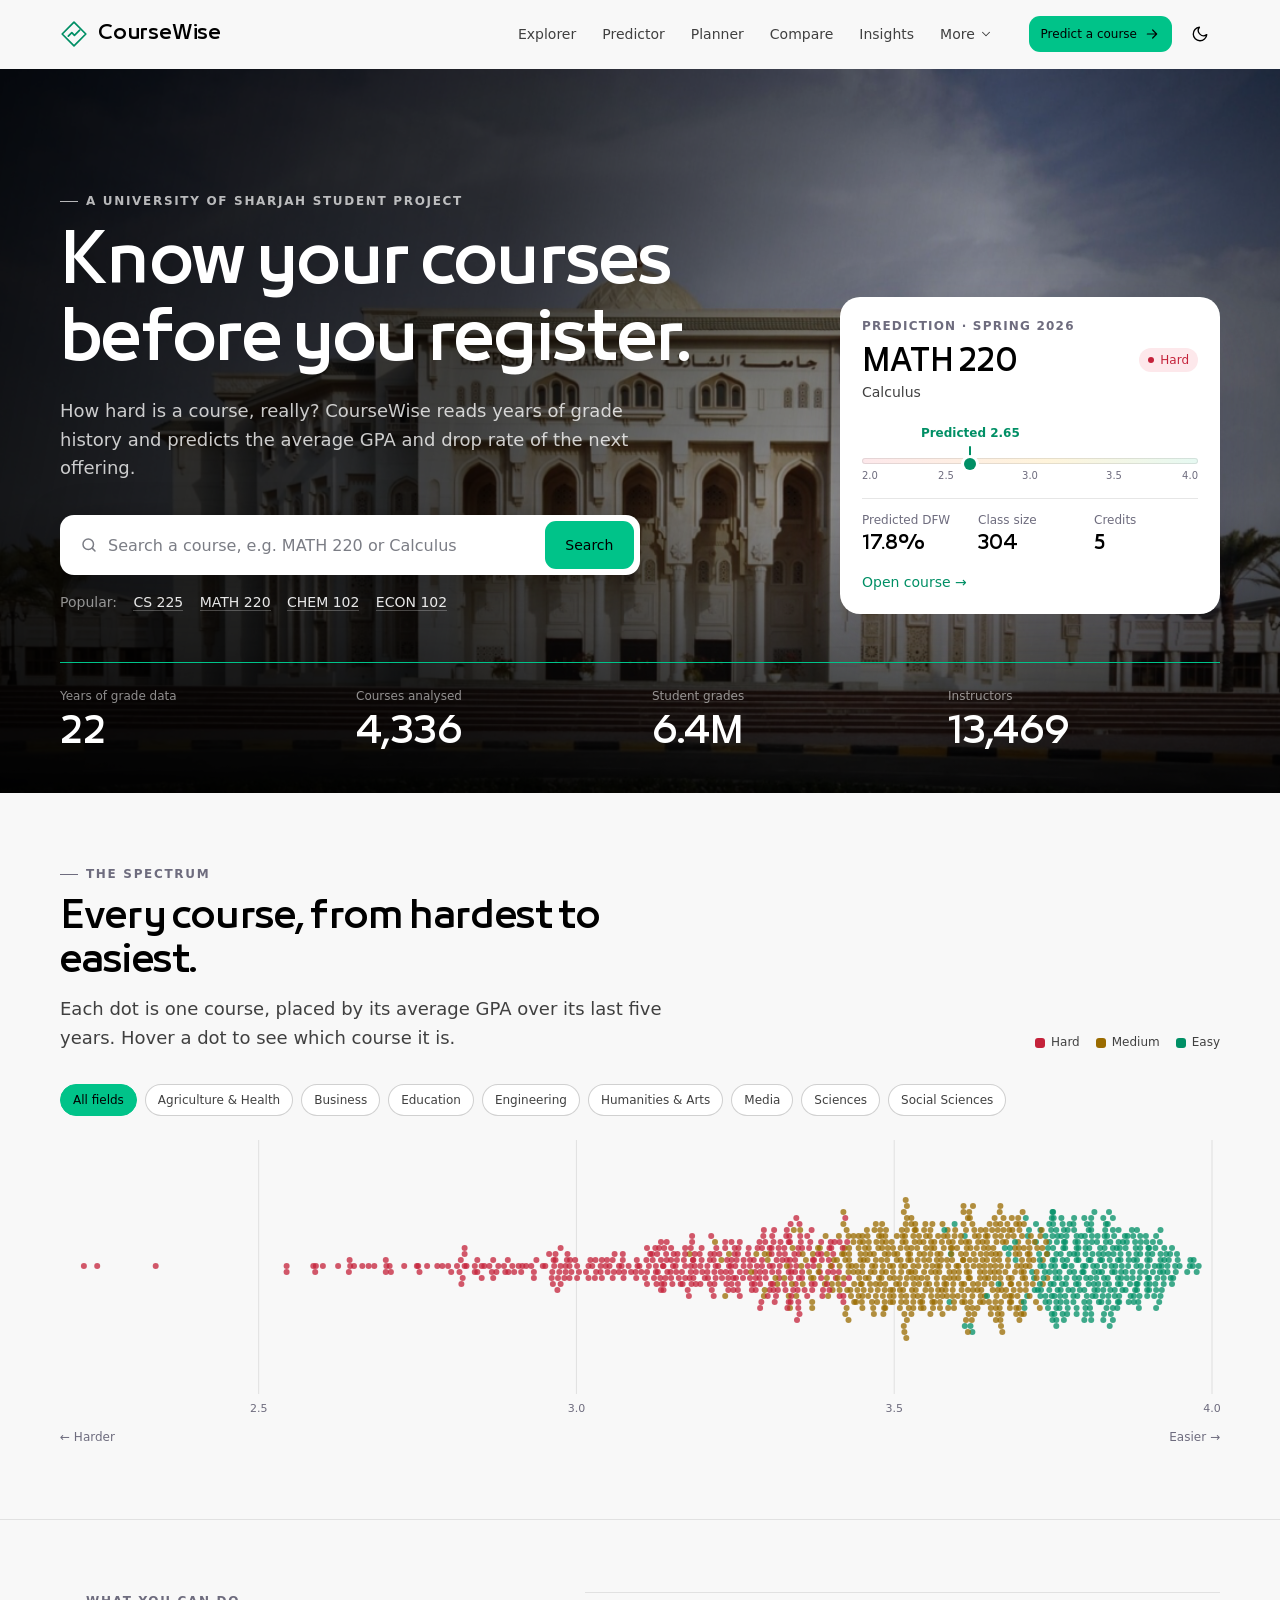
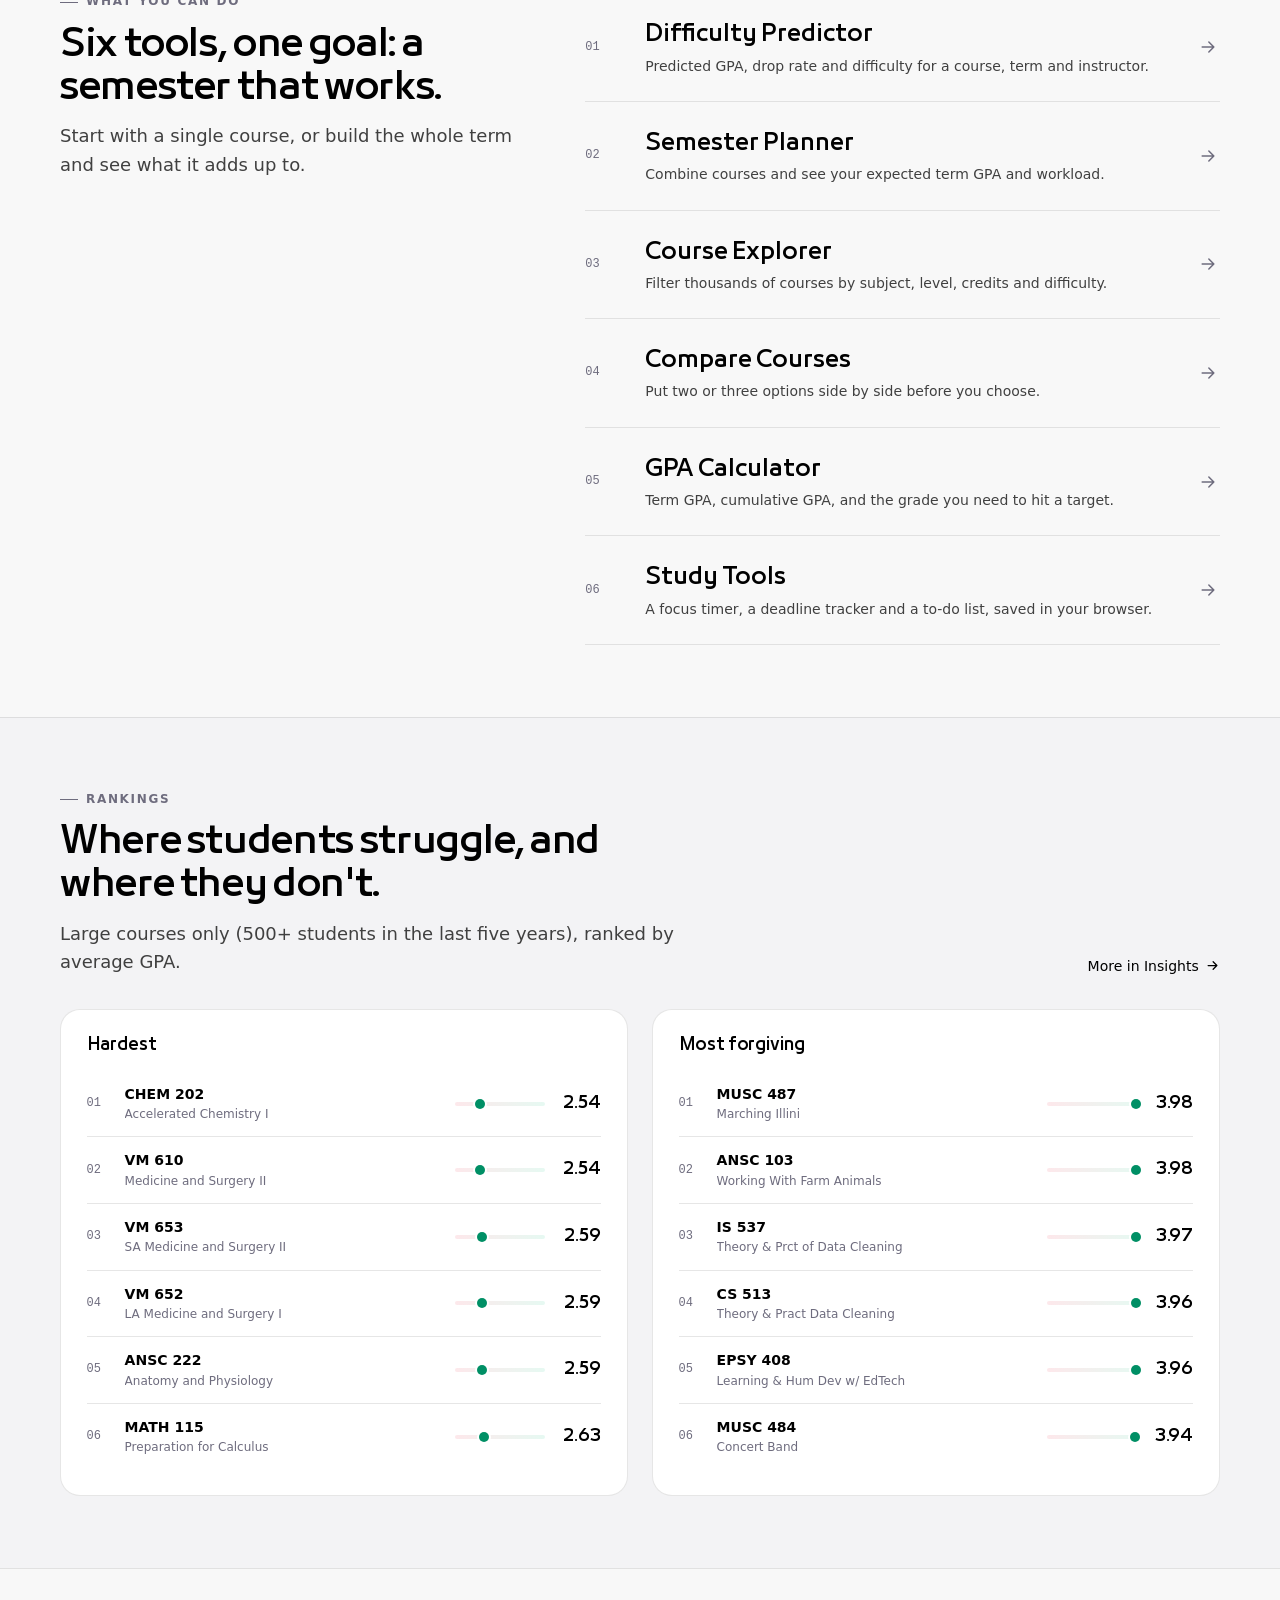
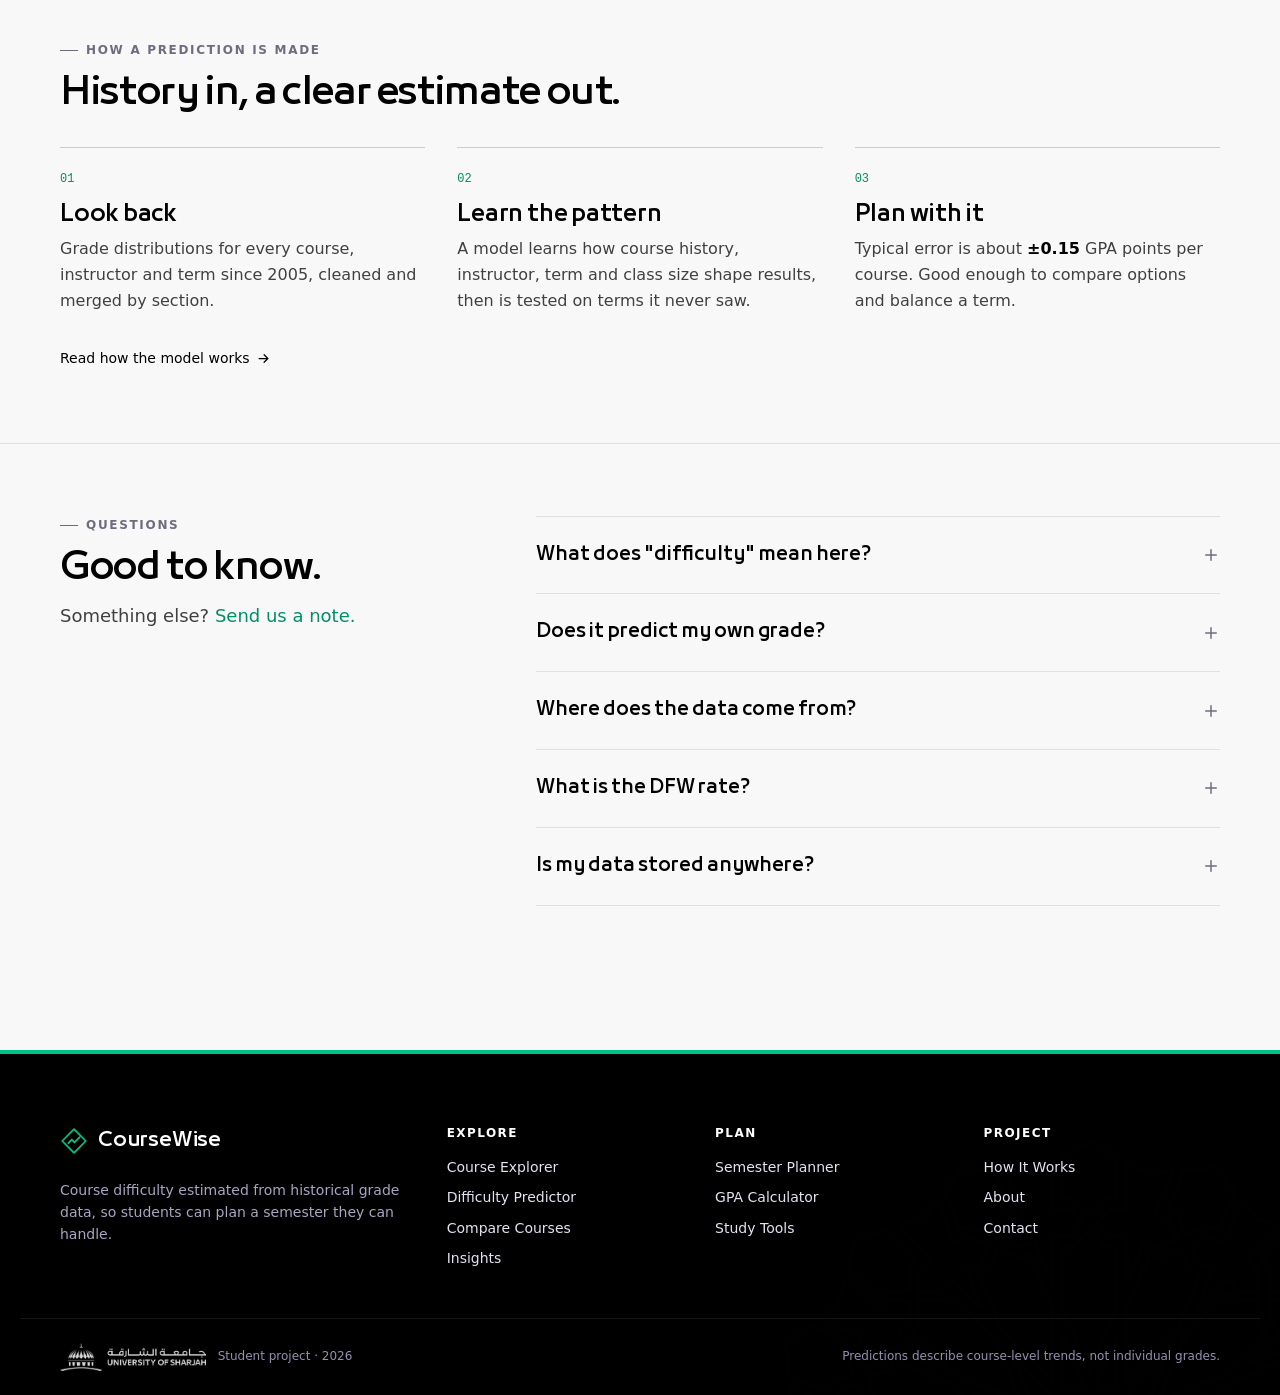
<file: frontend/index.html>
<!DOCTYPE html>
<html lang="en">
<head>
  <meta charset="UTF-8">
  <meta name="viewport" content="width=device-width, initial-scale=1.0">
  <title>CourseWise · Know your courses before you register</title>
  <meta name="description" content="CourseWise predicts course difficulty from historical grade data and helps students plan their semester GPA and workload.">
  <script src="js/theme-init.js"></script>
  <link rel="preload" href="assets/images/uni_bg.png" as="image">
  <link rel="stylesheet" href="css/base.css">
  <link rel="stylesheet" href="css/components.css">
  <link rel="stylesheet" href="css/pages.css">
  <script type="module" src="js/main.js"></script>
  <script type="module" src="js/home.js"></script>
</head>
<body>
  <a class="skip-link" href="#main">Skip to content</a>
  <header id="site-header"></header>

  <main id="main">
    <!-- Hero ------------------------------------------------------------- -->
    <section class="hero">
      <img class="hero-media" src="assets/images/uni_bg.png" alt="" aria-hidden="true">
      <div class="container hero-inner">
        <div class="hero-copy">
          <span class="eyebrow">A University of Sharjah student project</span>
          <h1>Know your courses before you register.</h1>
          <p class="hero-lead">How hard is a course, really? CourseWise reads years of grade history and predicts the average GPA and drop rate of the next offering.</p>

          <form class="hero-search" id="hero-search" role="search" action="pages/explorer.html">
            <div class="ac">
              <label class="visually-hidden" for="hero-q">Search courses</label>
              <input id="hero-q" name="q" type="search" placeholder="Search a course, e.g. MATH 220 or Calculus">
            </div>
            <button class="btn btn-accent" type="submit">Search</button>
          </form>
          <p class="hero-try" id="hero-try">Popular:
            <a href="pages/course.html?id=CS225">CS 225</a>
            <a href="pages/course.html?id=MATH220">MATH 220</a>
            <a href="pages/course.html?id=CHEM102">CHEM 102</a>
            <a href="pages/course.html?id=ECON102">ECON 102</a>
          </p>
        </div>

        <a class="hero-card" id="hero-card" href="pages/course.html?id=MATH220" aria-live="polite">
          <div class="skeleton skeleton-line" style="width:40%"></div>
          <div class="skeleton skeleton-line" style="width:70%;height:22px"></div>
          <div class="skeleton" style="height:70px"></div>
        </a>
      </div>

      <div class="container">
        <dl class="hero-stats">
          <div><dt>Years of grade data</dt><dd class="num" data-count="years">–</dd></div>
          <div><dt>Courses analysed</dt><dd class="num" data-count="totalCourses">–</dd></div>
          <div><dt>Student grades</dt><dd class="num" data-count="gradeRecords" data-compact>–</dd></div>
          <div><dt>Instructors</dt><dd class="num" data-count="instructors">–</dd></div>
        </dl>
      </div>
    </section>

    <!-- Difficulty spectrum ---------------------------------------------- -->
    <section class="section">
      <div class="container">
        <div class="section-row">
          <div class="section-head">
            <span class="eyebrow">The spectrum</span>
            <h2>Every course, from hardest to easiest.</h2>
            <p>Each dot is one course, placed by its average GPA over its last five years. Hover a dot to see which course it is.</p>
          </div>
          <div class="legend">
            <span><i style="background:var(--hard)"></i>Hard</span>
            <span><i style="background:var(--medium)"></i>Medium</span>
            <span><i style="background:var(--easy)"></i>Easy</span>
          </div>
        </div>
        <div class="spectrum-filters row" id="spectrum-filters" role="group" aria-label="Highlight a field"></div>
        <div class="spectrum chart" id="spectrum"><div class="skeleton skeleton-block"></div></div>
        <div class="spectrum-ends" aria-hidden="true"><span>← Harder</span><span>Easier →</span></div>
      </div>
    </section>

    <!-- Tool index -------------------------------------------------------- -->
    <section class="section">
      <div class="container index-layout">
        <div class="section-head index-head">
          <span class="eyebrow">What you can do</span>
          <h2>Six tools, one goal: a semester that works.</h2>
          <p>Start with a single course, or build the whole term and see what it adds up to.</p>
        </div>
        <ol class="tool-index" role="list">
          <li><a href="pages/predict.html"><span class="ti-num">01</span><span class="ti-body"><strong>Difficulty Predictor</strong><span>Predicted GPA, drop rate and difficulty for a course, term and instructor.</span></span><svg viewBox="0 0 24 24" fill="none" stroke="currentColor" stroke-width="1.8" stroke-linecap="round" stroke-linejoin="round" aria-hidden="true"><path d="M5 12h14M13 6l6 6-6 6"/></svg></a></li>
          <li><a href="pages/planner.html"><span class="ti-num">02</span><span class="ti-body"><strong>Semester Planner</strong><span>Combine courses and see your expected term GPA and workload.</span></span><svg viewBox="0 0 24 24" fill="none" stroke="currentColor" stroke-width="1.8" stroke-linecap="round" stroke-linejoin="round" aria-hidden="true"><path d="M5 12h14M13 6l6 6-6 6"/></svg></a></li>
          <li><a href="pages/explorer.html"><span class="ti-num">03</span><span class="ti-body"><strong>Course Explorer</strong><span>Filter thousands of courses by subject, level, credits and difficulty.</span></span><svg viewBox="0 0 24 24" fill="none" stroke="currentColor" stroke-width="1.8" stroke-linecap="round" stroke-linejoin="round" aria-hidden="true"><path d="M5 12h14M13 6l6 6-6 6"/></svg></a></li>
          <li><a href="pages/compare.html"><span class="ti-num">04</span><span class="ti-body"><strong>Compare Courses</strong><span>Put two or three options side by side before you choose.</span></span><svg viewBox="0 0 24 24" fill="none" stroke="currentColor" stroke-width="1.8" stroke-linecap="round" stroke-linejoin="round" aria-hidden="true"><path d="M5 12h14M13 6l6 6-6 6"/></svg></a></li>
          <li><a href="pages/gpa.html"><span class="ti-num">05</span><span class="ti-body"><strong>GPA Calculator</strong><span>Term GPA, cumulative GPA, and the grade you need to hit a target.</span></span><svg viewBox="0 0 24 24" fill="none" stroke="currentColor" stroke-width="1.8" stroke-linecap="round" stroke-linejoin="round" aria-hidden="true"><path d="M5 12h14M13 6l6 6-6 6"/></svg></a></li>
          <li><a href="pages/tools.html"><span class="ti-num">06</span><span class="ti-body"><strong>Study Tools</strong><span>A focus timer, a deadline tracker and a to-do list, saved in your browser.</span></span><svg viewBox="0 0 24 24" fill="none" stroke="currentColor" stroke-width="1.8" stroke-linecap="round" stroke-linejoin="round" aria-hidden="true"><path d="M5 12h14M13 6l6 6-6 6"/></svg></a></li>
        </ol>
      </div>
    </section>

    <!-- Hardest / most forgiving ----------------------------------------- -->
    <section class="section section-tint">
      <div class="container">
        <div class="section-row">
          <div class="section-head">
            <span class="eyebrow">Rankings</span>
            <h2>Where students struggle, and where they don't.</h2>
            <p>Large courses only (500+ students in the last five years), ranked by average GPA.</p>
          </div>
          <a class="link-arrow" href="pages/insights.html">More in Insights <svg viewBox="0 0 24 24" fill="none" stroke="currentColor" stroke-width="2" stroke-linecap="round" stroke-linejoin="round" aria-hidden="true"><path d="M5 12h14M13 6l6 6-6 6"/></svg></a>
        </div>
        <div class="grid grid-2">
          <div class="panel">
            <h3 class="panel-title">Hardest</h3>
            <ol class="rank-list" id="hardest" role="list"><li><div class="skeleton skeleton-line"></div></li></ol>
          </div>
          <div class="panel">
            <h3 class="panel-title">Most forgiving</h3>
            <ol class="rank-list" id="easiest" role="list"><li><div class="skeleton skeleton-line"></div></li></ol>
          </div>
        </div>
      </div>
    </section>

    <!-- How it works ------------------------------------------------------ -->
    <section class="section">
      <div class="container">
        <div class="section-head">
          <span class="eyebrow">How a prediction is made</span>
          <h2>History in, a clear estimate out.</h2>
        </div>
        <ol class="steps" role="list">
          <li>
            <span class="step-num">01</span>
            <h3>Look back</h3>
            <p>Grade distributions for every course, instructor and term since <span data-meta="firstYear">2005</span>, cleaned and merged by section.</p>
          </li>
          <li>
            <span class="step-num">02</span>
            <h3>Learn the pattern</h3>
            <p>A model learns how course history, instructor, term and class size shape results, then is tested on terms it never saw.</p>
          </li>
          <li>
            <span class="step-num">03</span>
            <h3>Plan with it</h3>
            <p>Typical error is about <strong id="model-mae">±0.15</strong> GPA points per course. Good enough to compare options and balance a term.</p>
          </li>
        </ol>
        <a class="link-arrow" href="pages/model.html">Read how the model works <svg viewBox="0 0 24 24" fill="none" stroke="currentColor" stroke-width="2" stroke-linecap="round" stroke-linejoin="round" aria-hidden="true"><path d="M5 12h14M13 6l6 6-6 6"/></svg></a>
      </div>
    </section>

    <!-- FAQ --------------------------------------------------------------- -->
    <section class="section">
      <div class="container faq">
        <div class="section-head">
          <span class="eyebrow">Questions</span>
          <h2>Good to know.</h2>
          <p>Something else? <a href="pages/contact.html">Send us a note.</a></p>
        </div>
        <div class="accordion">
          <div class="acc-item">
            <button class="acc-trigger" aria-expanded="false">What does "difficulty" mean here?<svg viewBox="0 0 24 24" fill="none" stroke="currentColor" stroke-width="2" stroke-linecap="round"><path d="M12 5v14M5 12h14"/></svg></button>
            <div class="acc-panel"><div><p>Courses are compared with all other courses in the same year. The lowest third by average GPA is Hard, the middle third Medium and the top third Easy. Comparing within a year keeps grade inflation from making everything look easy.</p></div></div>
          </div>
          <div class="acc-item">
            <button class="acc-trigger" aria-expanded="false">Does it predict my own grade?<svg viewBox="0 0 24 24" fill="none" stroke="currentColor" stroke-width="2" stroke-linecap="round"><path d="M12 5v14M5 12h14"/></svg></button>
            <div class="acc-panel"><div><p>No. It predicts how a course offering goes on average. Your own result depends on your preparation, effort and circumstances.</p></div></div>
          </div>
          <div class="acc-item">
            <button class="acc-trigger" aria-expanded="false">Where does the data come from?<svg viewBox="0 0 24 24" fill="none" stroke="currentColor" stroke-width="2" stroke-linecap="round"><path d="M12 5v14M5 12h14"/></svg></button>
            <div class="acc-panel"><div><p>From public grade distributions of the University of Illinois Urbana-Champaign, released by Prof. Wade Fagen-Ulmschneider. University of Sharjah grade data is not public, so course codes follow the Illinois catalogue. The same pipeline works on any university's data.</p></div></div>
          </div>
          <div class="acc-item">
            <button class="acc-trigger" aria-expanded="false">What is the DFW rate?<svg viewBox="0 0 24 24" fill="none" stroke="currentColor" stroke-width="2" stroke-linecap="round"><path d="M12 5v14M5 12h14"/></svg></button>
            <div class="acc-panel"><div><p>The share of enrolled students who finished with a D or an F, or withdrew. It shows how many students did not pass comfortably, which the average GPA alone can hide.</p></div></div>
          </div>
          <div class="acc-item">
            <button class="acc-trigger" aria-expanded="false">Is my data stored anywhere?<svg viewBox="0 0 24 24" fill="none" stroke="currentColor" stroke-width="2" stroke-linecap="round"><path d="M12 5v14M5 12h14"/></svg></button>
            <div class="acc-panel"><div><p>No. Plans, deadlines and settings stay in your own browser's local storage. Nothing is sent to a server.</p></div></div>
          </div>
        </div>
      </div>
    </section>
  </main>

  <footer id="site-footer"></footer>
</body>
</html>
</file>
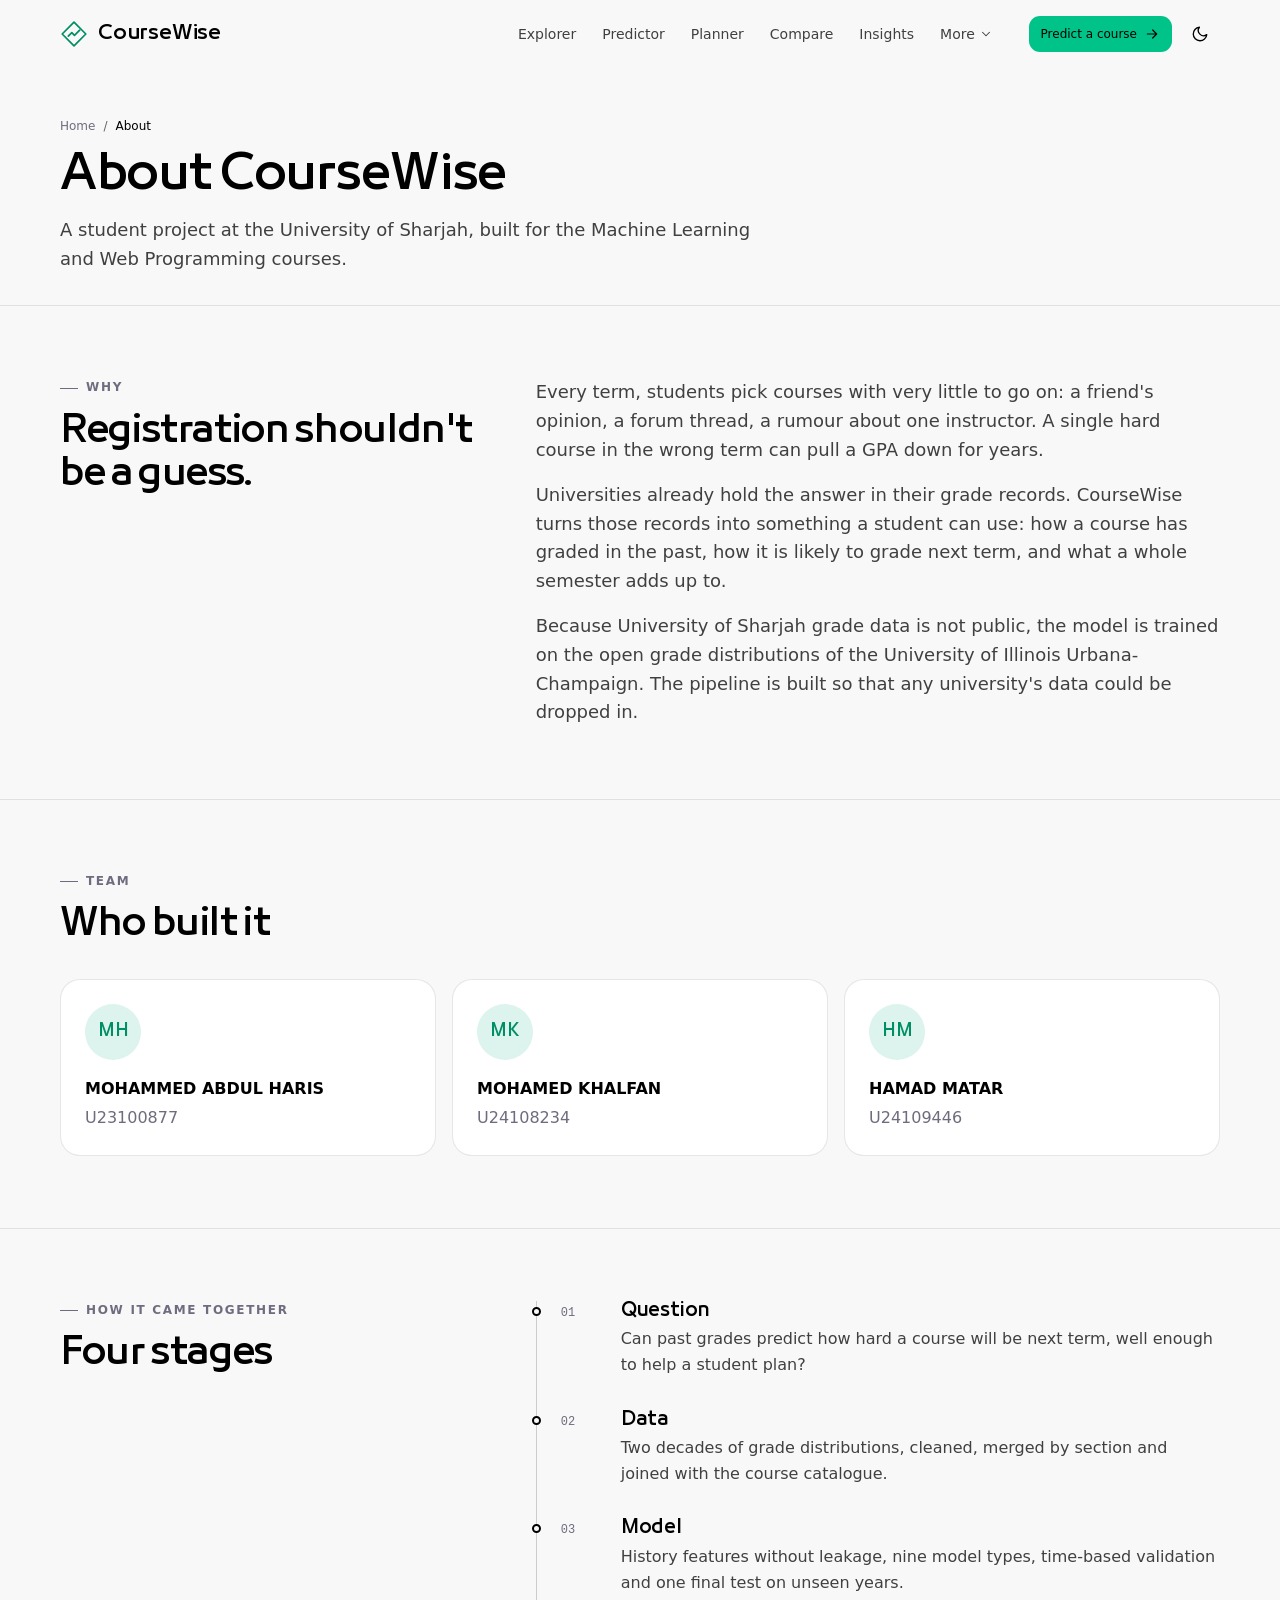
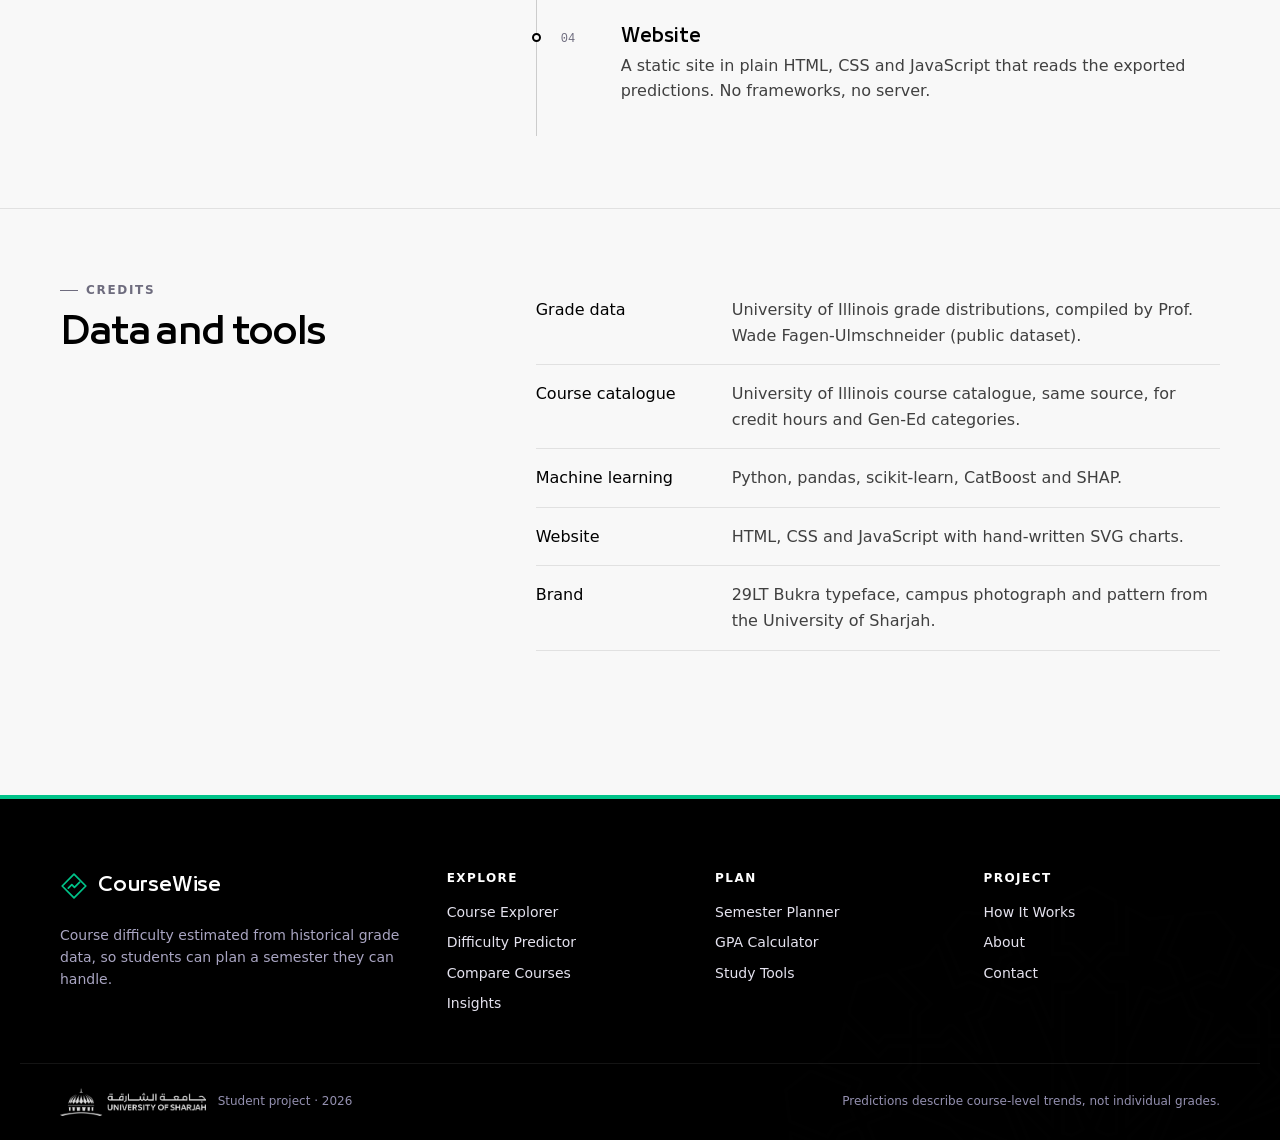
<file: frontend/pages/about.html>
<!DOCTYPE html>
<html lang="en">
<head>
  <meta charset="UTF-8">
  <meta name="viewport" content="width=device-width, initial-scale=1.0">
  <title>About · CourseWise</title>
  <meta name="description" content="The story, team and data behind CourseWise.">
  <script src="../js/theme-init.js"></script>
  <link rel="stylesheet" href="../css/base.css">
  <link rel="stylesheet" href="../css/components.css">
  <link rel="stylesheet" href="../css/pages.css">
  <script type="module" src="../js/main.js"></script>
</head>
<body>
  <a class="skip-link" href="#main">Skip to content</a>
  <header id="site-header"></header>

  <main id="main">
    <section class="page-head">
      <div class="container">
        <nav class="breadcrumbs" aria-label="Breadcrumb"><ol><li><a href="../index.html">Home</a></li><li aria-current="page">About</li></ol></nav>
        <h1>About CourseWise</h1>
        <p class="lead">A student project at the University of Sharjah, built for the Machine Learning and Web Programming courses.</p>
      </div>
    </section>

    <section class="section">
      <div class="container about-story">
        <div class="section-head">
          <span class="eyebrow">Why</span>
          <h2>Registration shouldn't be a guess.</h2>
        </div>
        <div class="prose">
          <p>Every term, students pick courses with very little to go on: a friend's opinion, a forum thread, a rumour about one instructor. A single hard course in the wrong term can pull a GPA down for years.</p>
          <p>Universities already hold the answer in their grade records. CourseWise turns those records into something a student can use: how a course has graded in the past, how it is likely to grade next term, and what a whole semester adds up to.</p>
          <p>Because University of Sharjah grade data is not public, the model is trained on the open grade distributions of the University of Illinois Urbana-Champaign. The pipeline is built so that any university's data could be dropped in.</p>
        </div>
      </div>
    </section>

    <section class="section">
      <div class="container">
        <div class="section-head">
          <span class="eyebrow">Team</span>
          <h2>Who built it</h2>
        </div>
        <ul class="team" role="list">
          <!-- Change the names and roles here. -->
          <li class="member">
            <span class="avatar" aria-hidden="true">MH</span>
            <strong>MOHAMMED ABDUL HARIS</strong>
            <span class="subtle">U23100877</span>
          </li>
          <li class="member">
            <span class="avatar" aria-hidden="true">MK</span>
            <strong>MOHAMED KHALFAN</strong>
            <span class="subtle">U24108234</span>
          </li>
          <li class="member">
            <span class="avatar" aria-hidden="true">HM</span>
            <strong>HAMAD MATAR</strong>
            <span class="subtle">U24109446</span>
          </li>
        </ul>
      </div>
    </section>

    <section class="section">
      <div class="container about-split">
        <div class="section-head">
          <span class="eyebrow">How it came together</span>
          <h2>Four stages</h2>
        </div>
        <ol class="vtimeline" role="list">
          <li><span class="vt-step">01</span><div><h3>Question</h3><p>Can past grades predict how hard a course will be next term, well enough to help a student plan?</p></div></li>
          <li><span class="vt-step">02</span><div><h3>Data</h3><p>Two decades of grade distributions, cleaned, merged by section and joined with the course catalogue.</p></div></li>
          <li><span class="vt-step">03</span><div><h3>Model</h3><p>History features without leakage, nine model types, time-based validation and one final test on unseen years.</p></div></li>
          <li><span class="vt-step">04</span><div><h3>Website</h3><p>A static site in plain HTML, CSS and JavaScript that reads the exported predictions. No frameworks, no server.</p></div></li>
        </ol>
      </div>
    </section>

    <section class="section">
      <div class="container about-split">
        <div class="section-head">
          <span class="eyebrow">Credits</span>
          <h2>Data and tools</h2>
        </div>
        <dl class="credits">
          <div><dt>Grade data</dt><dd>University of Illinois grade distributions, compiled by Prof. Wade Fagen-Ulmschneider (public dataset).</dd></div>
          <div><dt>Course catalogue</dt><dd>University of Illinois course catalogue, same source, for credit hours and Gen-Ed categories.</dd></div>
          <div><dt>Machine learning</dt><dd>Python, pandas, scikit-learn, CatBoost and SHAP.</dd></div>
          <div><dt>Website</dt><dd>HTML, CSS and JavaScript with hand-written SVG charts.</dd></div>
          <div><dt>Brand</dt><dd>29LT Bukra typeface, campus photograph and pattern from the University of Sharjah.</dd></div>
        </dl>
      </div>
    </section>
  </main>

  <footer id="site-footer"></footer>
</body>
</html>
</file>
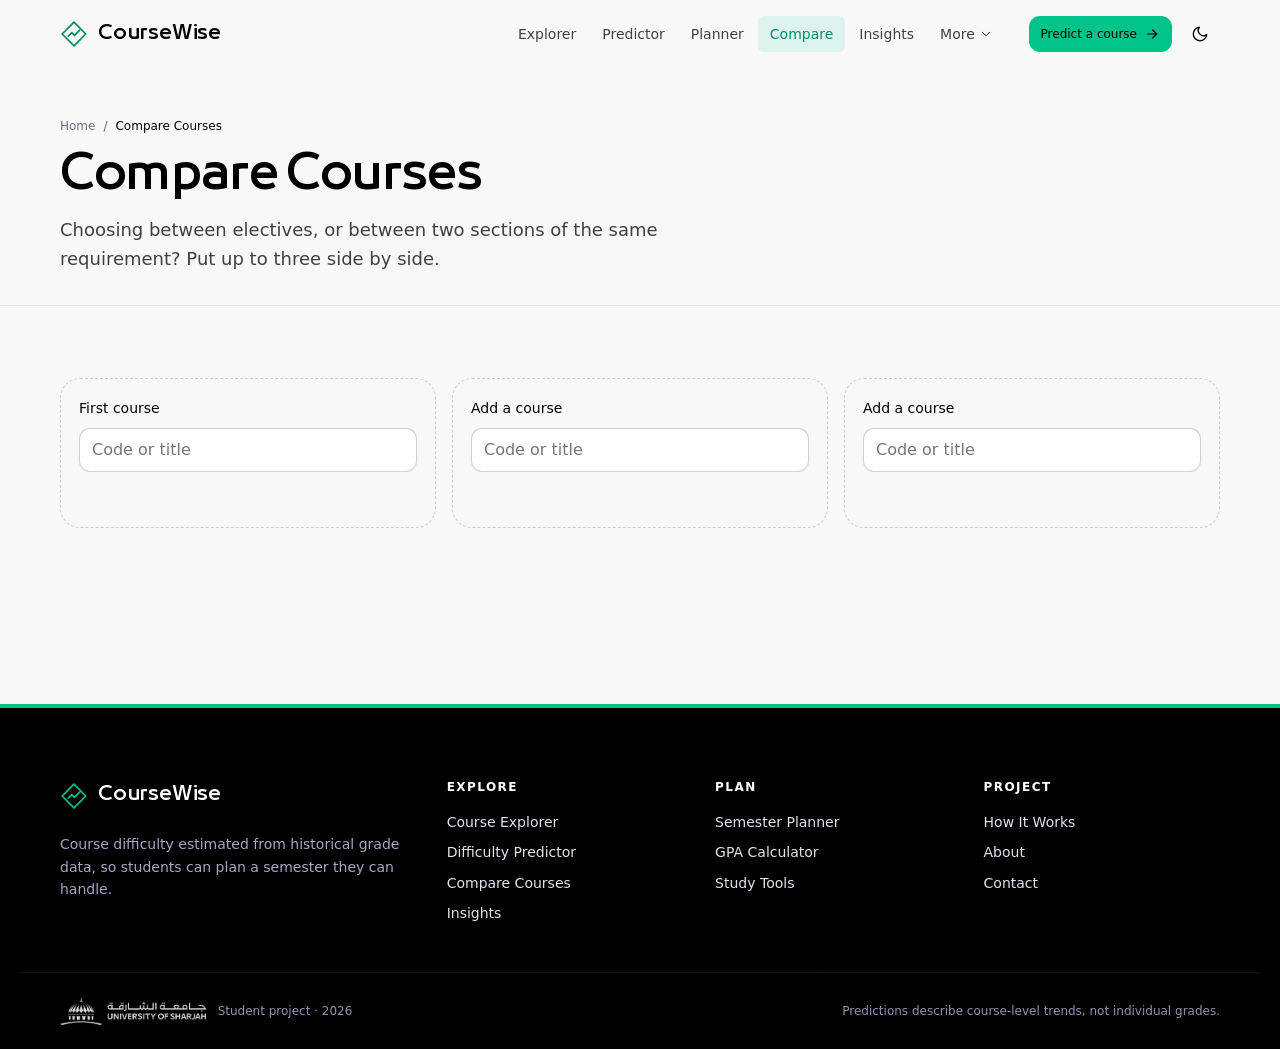
<file: frontend/pages/compare.html>
<!DOCTYPE html>
<html lang="en">
<head>
  <meta charset="UTF-8">
  <meta name="viewport" content="width=device-width, initial-scale=1.0">
  <title>Compare Courses · CourseWise</title>
  <meta name="description" content="Compare two or three courses side by side.">
  <script src="../js/theme-init.js"></script>
  <link rel="stylesheet" href="../css/base.css">
  <link rel="stylesheet" href="../css/components.css">
  <link rel="stylesheet" href="../css/pages.css">
  <script type="module" src="../js/main.js"></script>
  <script type="module" src="../js/compare.js"></script>
</head>
<body>
  <a class="skip-link" href="#main">Skip to content</a>
  <header id="site-header"></header>

  <main id="main">
    <section class="page-head">
      <div class="container">
        <nav class="breadcrumbs" aria-label="Breadcrumb"><ol><li><a href="../index.html">Home</a></li><li aria-current="page">Compare Courses</li></ol></nav>
        <h1>Compare Courses</h1>
        <p class="lead">Choosing between electives, or between two sections of the same requirement? Put up to three side by side.</p>
      </div>
    </section>

    <section class="section">
      <div class="container stack" style="gap:var(--s6)">
        <div class="compare-slots" id="slots"></div>
        <div id="verdict"></div>
        <div id="compare-body" hidden>
          <div class="table-wrap">
            <table class="table compare-table" id="compare-table"></table>
          </div>
          <div class="grid grid-2" style="margin-top:var(--s5)">
            <div class="panel">
              <div class="panel-head"><h2 class="panel-title">Grade mix</h2><div class="legend" id="legend-grades"></div></div>
              <div class="chart" id="chart-grades"></div>
            </div>
            <div class="panel">
              <div class="panel-head"><h2 class="panel-title">Average GPA, last 10 years</h2><div class="legend" id="legend-trend"></div></div>
              <div class="chart" id="chart-trend"></div>
            </div>
          </div>
        </div>
      </div>
    </section>
  </main>

  <footer id="site-footer"></footer>
</body>
</html>
</file>
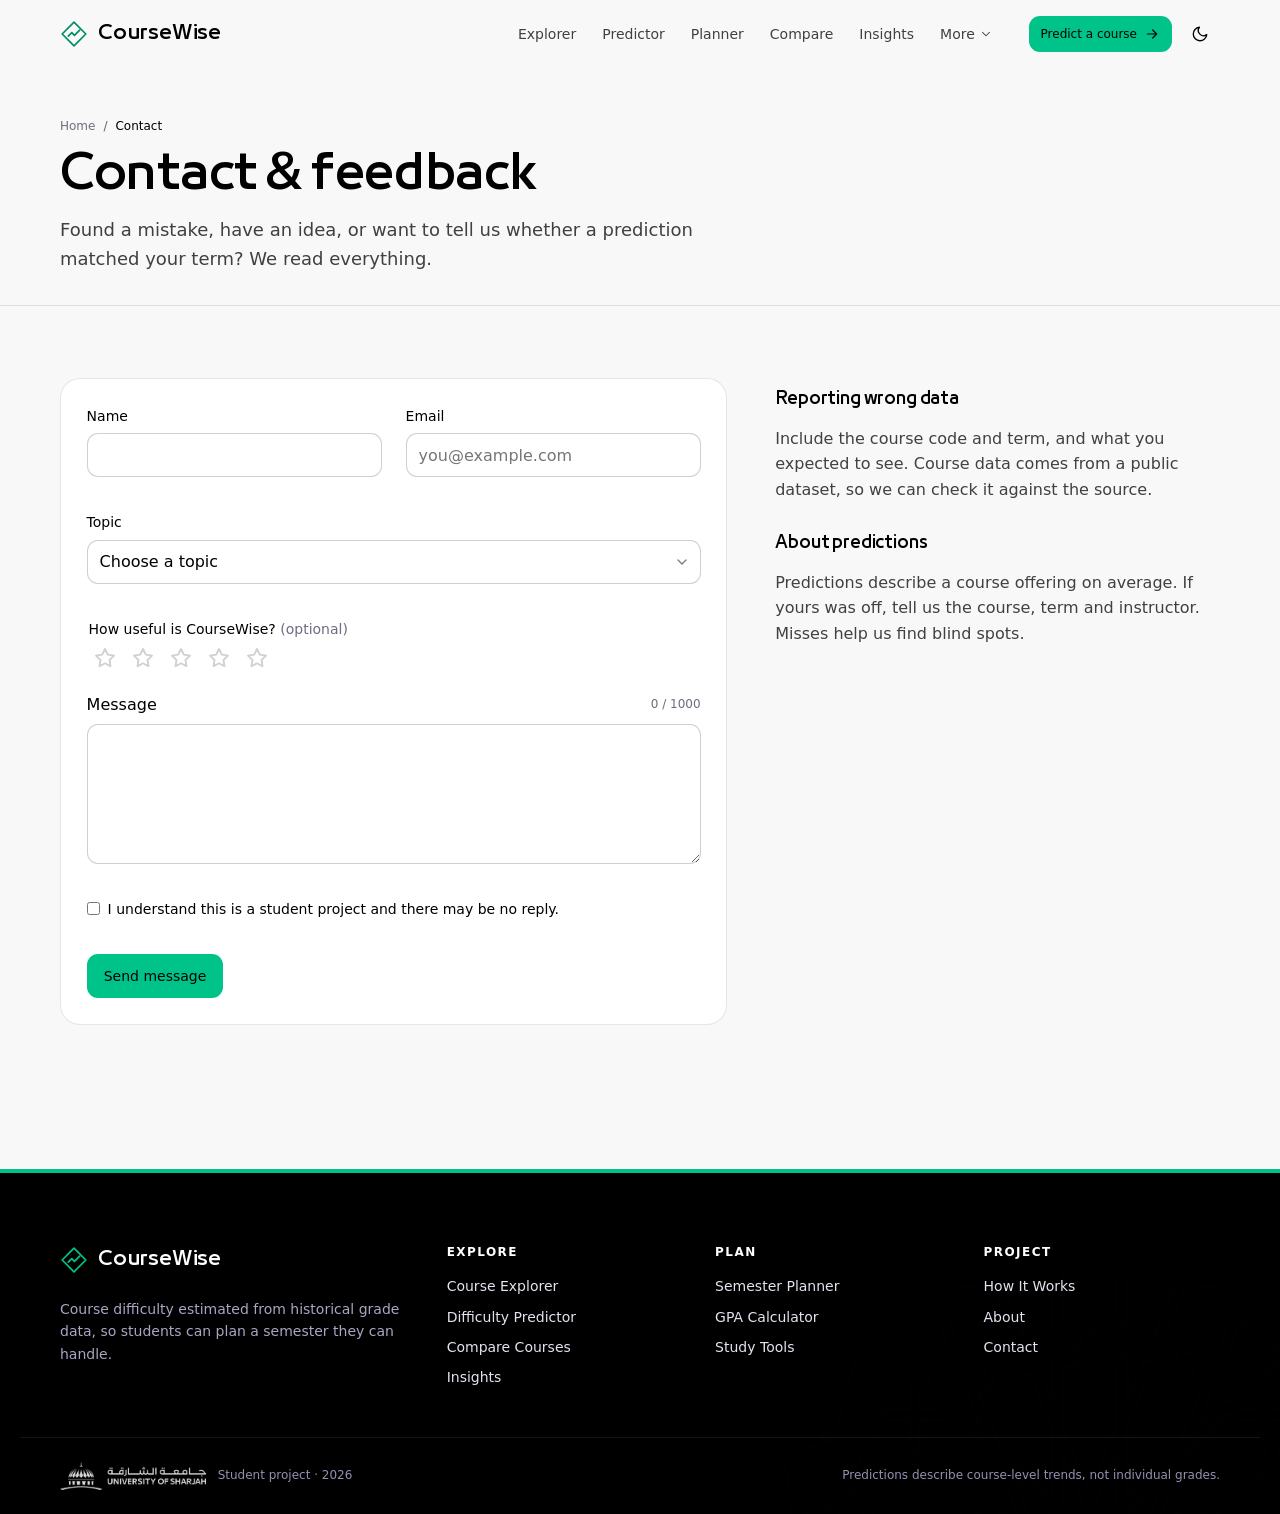
<file: frontend/pages/contact.html>
<!DOCTYPE html>
<html lang="en">
<head>
  <meta charset="UTF-8">
  <meta name="viewport" content="width=device-width, initial-scale=1.0">
  <title>Contact · CourseWise</title>
  <meta name="description" content="Send feedback or report wrong course data.">
  <script src="../js/theme-init.js"></script>
  <link rel="stylesheet" href="../css/base.css">
  <link rel="stylesheet" href="../css/components.css">
  <link rel="stylesheet" href="../css/pages.css">
  <script type="module" src="../js/main.js"></script>
  <script type="module" src="../js/contact.js"></script>
</head>
<body>
  <a class="skip-link" href="#main">Skip to content</a>
  <header id="site-header"></header>

  <main id="main">
    <section class="page-head">
      <div class="container">
        <nav class="breadcrumbs" aria-label="Breadcrumb"><ol><li><a href="../index.html">Home</a></li><li aria-current="page">Contact</li></ol></nav>
        <h1>Contact &amp; feedback</h1>
        <p class="lead">Found a mistake, have an idea, or want to tell us whether a prediction matched your term? We read everything.</p>
      </div>
    </section>

    <section class="section">
      <div class="container contact">
        <form class="panel stack" id="contact-form" novalidate>
          <div class="grid grid-2">
            <div class="field">
              <label for="name">Name</label>
              <input class="input" id="name" name="name" type="text" autocomplete="name" aria-describedby="name-error">
              <span class="error" id="name-error" role="alert"></span>
            </div>
            <div class="field">
              <label for="email">Email</label>
              <input class="input" id="email" name="email" type="email" autocomplete="email" placeholder="you@example.com" aria-describedby="email-error">
              <span class="error" id="email-error" role="alert"></span>
            </div>
          </div>

          <div class="field">
            <label for="topic">Topic</label>
            <select class="select" id="topic" name="topic" aria-describedby="topic-error">
              <option value="">Choose a topic</option>
              <option>General feedback</option>
              <option>Wrong or missing course data</option>
              <option>A prediction was off</option>
              <option>Feature idea</option>
              <option>Something is broken</option>
            </select>
            <span class="error" id="topic-error" role="alert"></span>
          </div>

          <fieldset class="field">
            <legend class="field-label">How useful is CourseWise? <span class="subtle">(optional)</span></legend>
            <div class="stars" id="stars" role="radiogroup" aria-label="Rating out of 5"></div>
          </fieldset>

          <div class="field">
            <div class="spread"><label for="message">Message</label><span class="hint num" id="counter">0 / 1000</span></div>
            <textarea class="textarea" id="message" name="message" maxlength="1000" aria-describedby="message-error"></textarea>
            <span class="error" id="message-error" role="alert"></span>
          </div>

          <div class="field">
            <label class="check"><input type="checkbox" id="agree" aria-describedby="agree-error"> I understand this is a student project and there may be no reply.</label>
            <span class="error" id="agree-error" role="alert"></span>
          </div>

          <button class="btn btn-primary" type="submit">Send message</button>
        </form>

        <div class="panel stack" id="contact-done" hidden tabindex="-1">
          <span class="done-mark" aria-hidden="true"></span>
          <h2>Thank you.</h2>
          <p id="done-text">Your message was recorded.</p>
          <p class="subtle result-small">This demo site has no server, so messages are not actually sent anywhere.</p>
          <div><button class="btn btn-outline" type="button" id="again">Send another</button></div>
        </div>

        <aside class="contact-side">
          <div>
            <h2 class="panel-title">Reporting wrong data</h2>
            <p>Include the course code and term, and what you expected to see. Course data comes from a public dataset, so we can check it against the source.</p>
          </div>
          <div>
            <h2 class="panel-title">About predictions</h2>
            <p>Predictions describe a course offering on average. If yours was off, tell us the course, term and instructor. Misses help us find blind spots.</p>
          </div>
        </aside>
      </div>
    </section>
  </main>

  <footer id="site-footer"></footer>
</body>
</html>
</file>
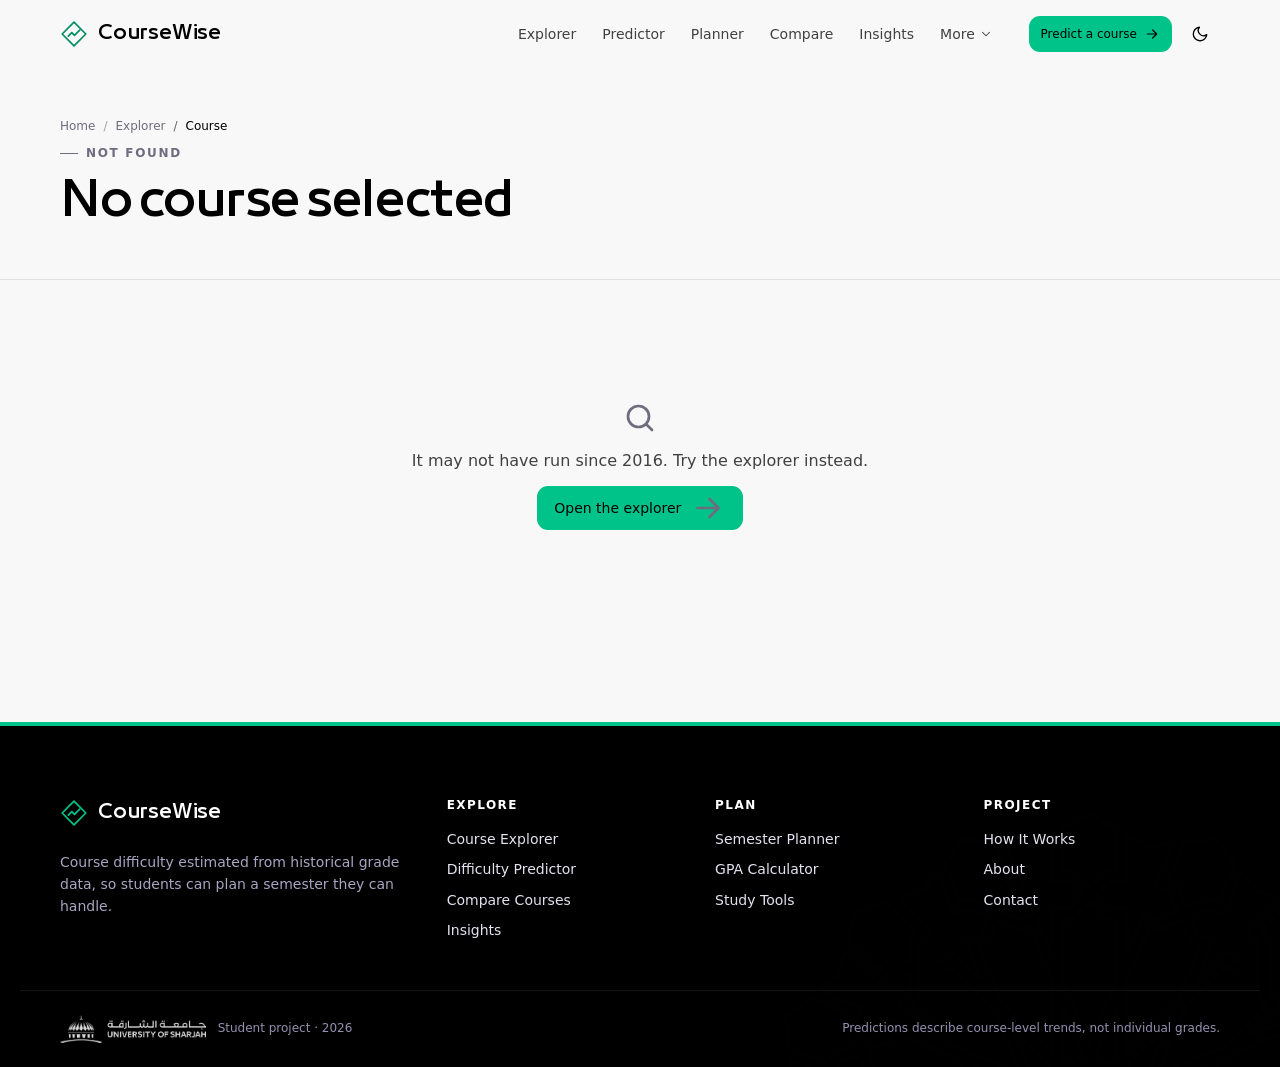
<file: frontend/pages/course.html>
<!DOCTYPE html>
<html lang="en">
<head>
  <meta charset="UTF-8">
  <meta name="viewport" content="width=device-width, initial-scale=1.0">
  <title>Course · CourseWise</title>
  <meta name="description" content="Grade distribution, GPA trend, instructors and predicted difficulty for one course.">
  <script src="../js/theme-init.js"></script>
  <link rel="stylesheet" href="../css/base.css">
  <link rel="stylesheet" href="../css/components.css">
  <link rel="stylesheet" href="../css/pages.css">
  <script type="module" src="../js/main.js"></script>
  <script type="module" src="../js/course.js"></script>
</head>
<body>
  <a class="skip-link" href="#main">Skip to content</a>
  <header id="site-header"></header>

  <main id="main">
    <section class="page-head">
      <div class="container">
        <nav class="breadcrumbs" aria-label="Breadcrumb"><ol><li><a href="../index.html">Home</a></li><li><a href="explorer.html">Explorer</a></li><li aria-current="page" id="crumb">Course</li></ol></nav>
        <div class="course-head">
          <div>
            <span class="eyebrow" id="c-eyebrow">Loading</span>
            <h1 id="c-title"><span class="skeleton skeleton-line" style="display:block;width:320px;height:40px"></span></h1>
            <div class="row course-tags" id="c-tags"></div>
          </div>
          <div class="row course-actions" id="c-actions" hidden>
            <button class="btn btn-primary" type="button" id="add-planner">Add to planner</button>
            <button class="btn btn-outline" type="button" id="add-compare">Compare</button>
            <button class="btn btn-ghost btn-icon" type="button" id="copy-link" aria-label="Copy link"></button>
          </div>
        </div>
      </div>
    </section>

    <div id="course-body">
      <section class="section">
        <div class="container grid course-overview">
          <div class="panel">
            <h2 class="panel-title">Where it sits on the GPA scale</h2>
            <div id="c-scale"><div class="skeleton" style="height:70px"></div></div>
            <p class="course-summary" id="c-summary"></p>
          </div>
          <dl class="stats" id="c-stats"></dl>
        </div>
      </section>

      <section class="section">
        <div class="container stack">
          <div class="grid course-charts">
            <div class="panel">
              <div class="panel-head"><h2 class="panel-title">Grade distribution</h2><span class="subtle" id="grades-note" style="font-size:var(--fs-xs)"></span></div>
              <div class="chart" id="chart-grades"></div>
            </div>
            <div class="panel">
              <div class="panel-head"><h2 class="panel-title">By term</h2><span class="subtle" style="font-size:var(--fs-xs)">Average GPA</span></div>
              <div class="chart" id="chart-terms"></div>
            </div>
          </div>
          <div class="grid grid-2">
            <div class="panel">
              <div class="panel-head"><h2 class="panel-title">Average GPA over time</h2></div>
              <div class="chart" id="chart-gpa"></div>
            </div>
            <div class="panel">
              <div class="panel-head"><h2 class="panel-title">DFW rate over time</h2></div>
              <div class="chart" id="chart-dfw"></div>
            </div>
          </div>
        </div>
      </section>

      <section class="section">
        <div class="container">
          <div class="section-head">
            <span class="eyebrow">Instructors</span>
            <h2>Who teaches it</h2>
            <p>Last five years the course ran. Click a column to sort.</p>
          </div>
          <div class="table-wrap">
            <table class="table" id="instructors">
              <thead><tr>
                <th data-sort="name">Instructor</th>
                <th class="num" data-sort="offerings">Terms</th>
                <th class="num" data-sort="students" aria-sort="descending">Students</th>
                <th class="num" data-sort="gpa">Avg GPA</th>
                <th class="num" data-sort="dfw">DFW</th>
                <th data-sort="last">Last taught</th>
              </tr></thead>
              <tbody></tbody>
            </table>
          </div>
        </div>
      </section>

      <section class="section" id="pred-section">
        <div class="container">
          <div class="section-head">
            <span class="eyebrow">Model check</span>
            <h2>Predicted vs. what happened</h2>
            <p>These terms were held out from training, so this is an honest test of the model on this course.</p>
          </div>
          <div class="table-wrap">
            <table class="table">
              <thead><tr><th>Term</th><th>Instructor</th><th class="num">Students</th><th class="num">Predicted GPA</th><th class="num">Actual GPA</th><th class="num">Error</th><th>Predicted</th><th>Actual</th></tr></thead>
              <tbody id="predictions"></tbody>
            </table>
          </div>
        </div>
      </section>
    </div>
  </main>

  <footer id="site-footer"></footer>
</body>
</html>
</file>
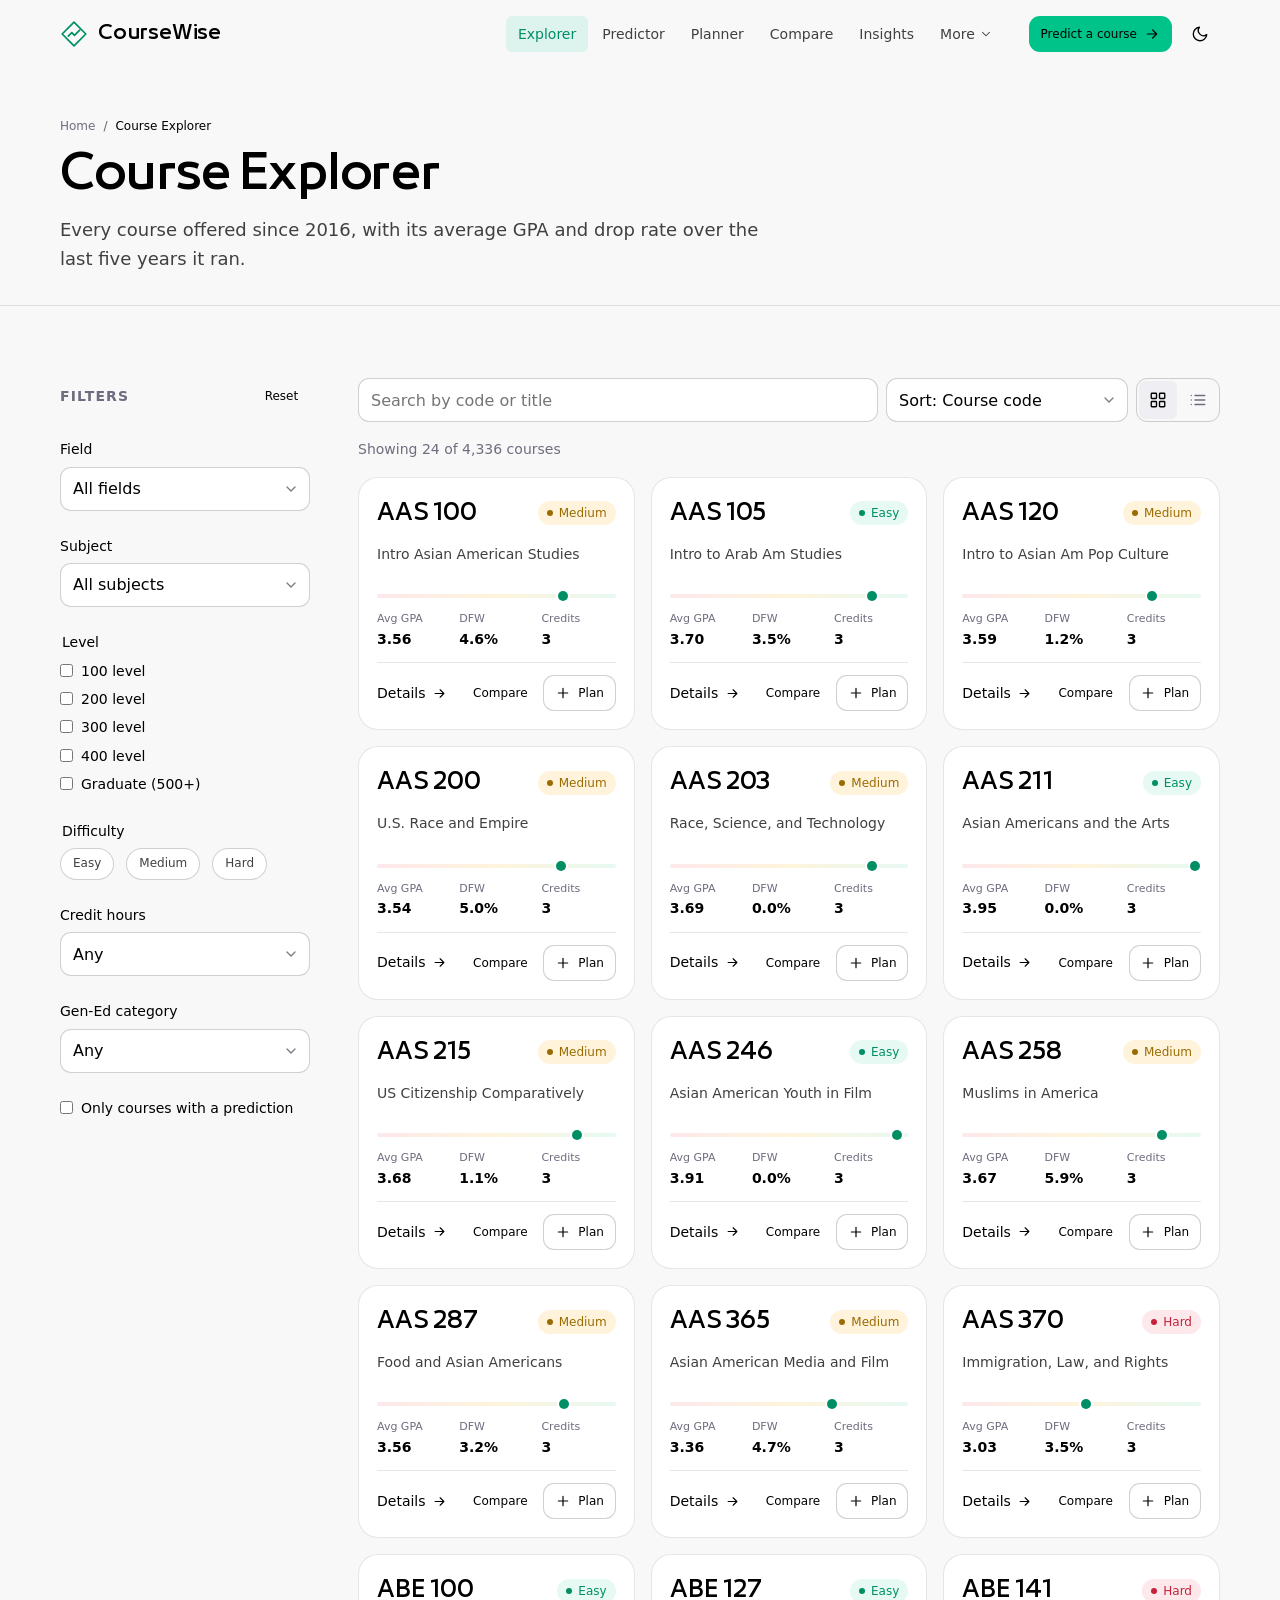
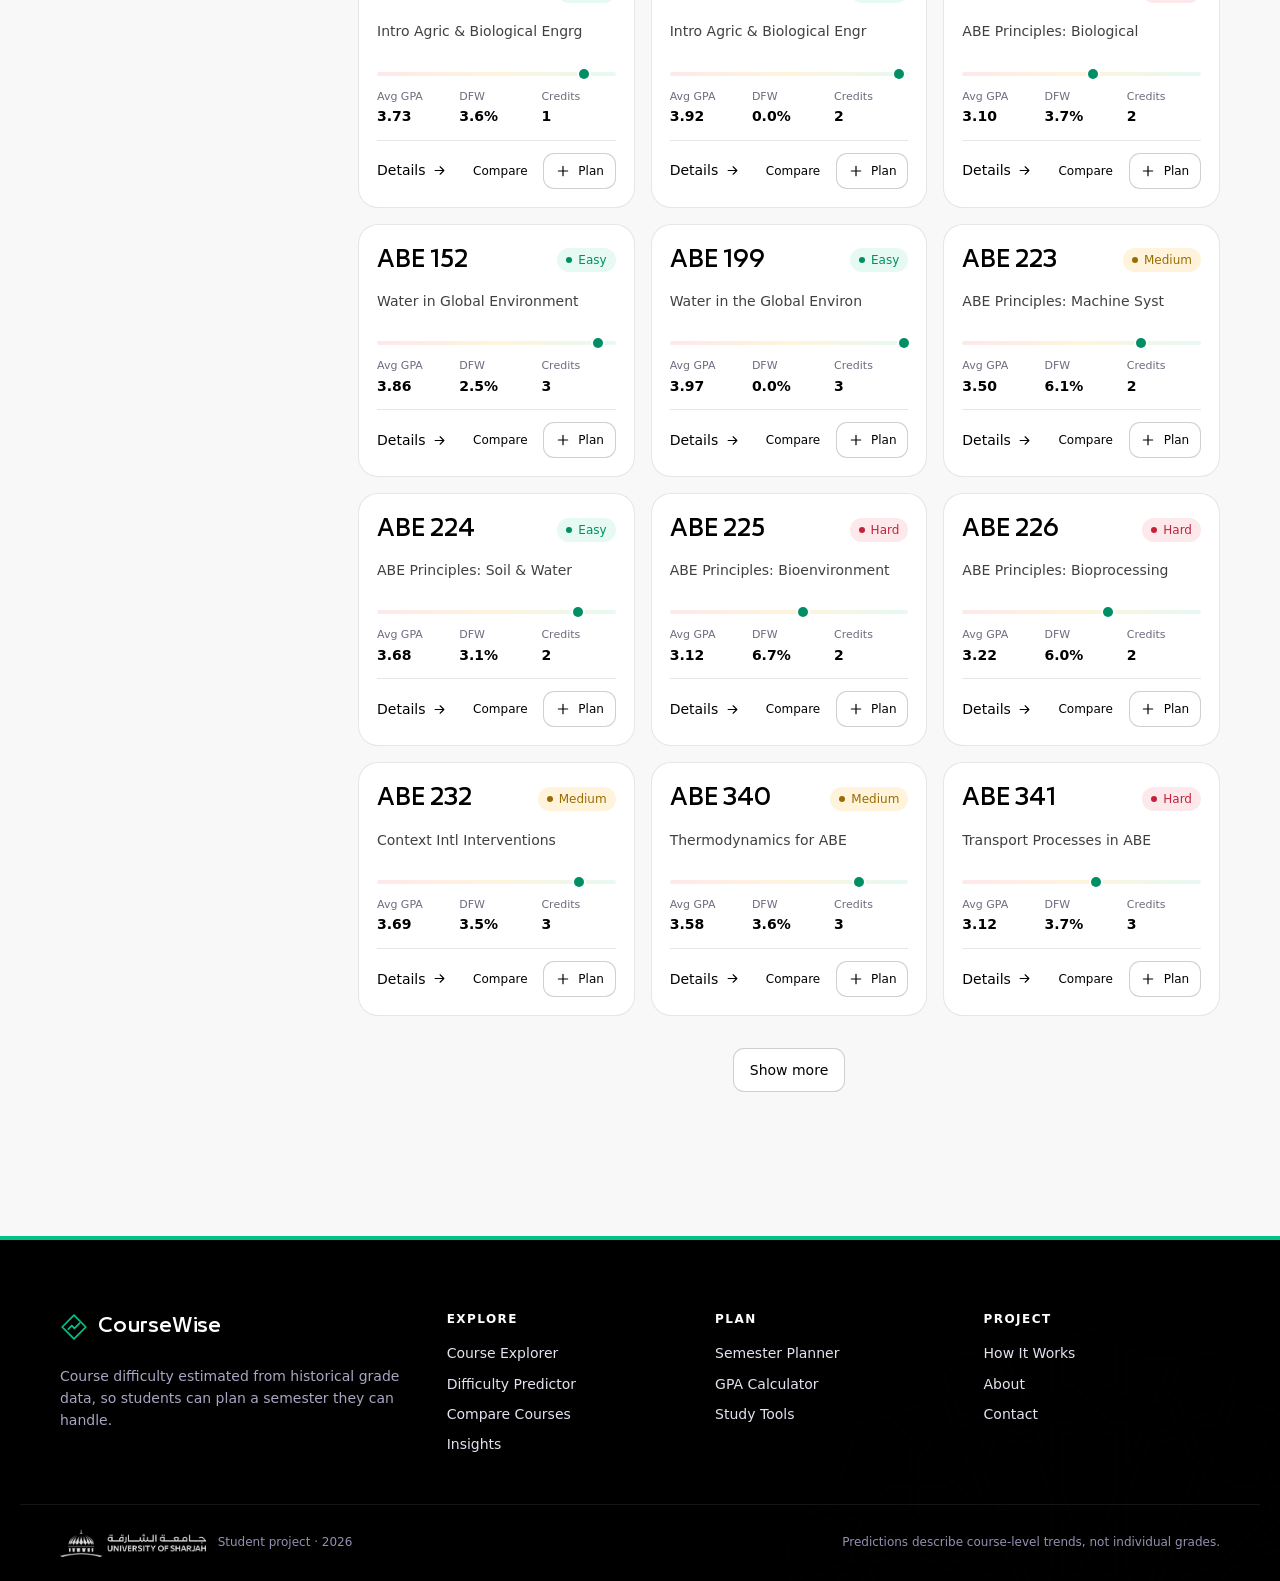
<file: frontend/pages/explorer.html>
<!DOCTYPE html>
<html lang="en">
<head>
  <meta charset="UTF-8">
  <meta name="viewport" content="width=device-width, initial-scale=1.0">
  <title>Course Explorer · CourseWise</title>
  <meta name="description" content="Search and filter every course by subject, level, credits and difficulty.">
  <script src="../js/theme-init.js"></script>
  <link rel="stylesheet" href="../css/base.css">
  <link rel="stylesheet" href="../css/components.css">
  <link rel="stylesheet" href="../css/pages.css">
  <script type="module" src="../js/main.js"></script>
  <script type="module" src="../js/explorer.js"></script>
</head>
<body>
  <a class="skip-link" href="#main">Skip to content</a>
  <header id="site-header"></header>

  <main id="main">
    <section class="page-head">
      <div class="container">
        <nav class="breadcrumbs" aria-label="Breadcrumb"><ol><li><a href="../index.html">Home</a></li><li aria-current="page">Course Explorer</li></ol></nav>
        <h1>Course Explorer</h1>
        <p class="lead">Every course offered since 2016, with its average GPA and drop rate over the last five years it ran.</p>
      </div>
    </section>

    <section class="section">
      <div class="container explorer">
        <aside class="filters" aria-label="Filters">
          <div class="spread">
            <h2 class="filters-title">Filters</h2>
            <button class="btn btn-ghost btn-sm" type="button" id="reset">Reset</button>
          </div>

          <div class="field">
            <label for="f-group">Field</label>
            <select class="select" id="f-group"><option value="">All fields</option></select>
          </div>
          <div class="field">
            <label for="f-subject">Subject</label>
            <select class="select" id="f-subject"><option value="">All subjects</option></select>
          </div>
          <fieldset class="field">
            <legend class="field-label">Level</legend>
            <div class="check-list" id="f-level">
              <label class="check"><input type="checkbox" value="100"> 100 level</label>
              <label class="check"><input type="checkbox" value="200"> 200 level</label>
              <label class="check"><input type="checkbox" value="300"> 300 level</label>
              <label class="check"><input type="checkbox" value="400"> 400 level</label>
              <label class="check"><input type="checkbox" value="500"> Graduate (500+)</label>
            </div>
          </fieldset>
          <fieldset class="field">
            <legend class="field-label">Difficulty</legend>
            <div class="row" id="f-difficulty">
              <button class="chip" type="button" aria-pressed="false" data-value="Easy">Easy</button>
              <button class="chip" type="button" aria-pressed="false" data-value="Medium">Medium</button>
              <button class="chip" type="button" aria-pressed="false" data-value="Hard">Hard</button>
            </div>
          </fieldset>
          <div class="field">
            <label for="f-credits">Credit hours</label>
            <select class="select" id="f-credits">
              <option value="">Any</option>
              <option value="1">1</option>
              <option value="2">2</option>
              <option value="3">3</option>
              <option value="4">4</option>
              <option value="5">5 or more</option>
            </select>
          </div>
          <div class="field">
            <label for="f-gened">Gen-Ed category</label>
            <select class="select" id="f-gened"><option value="">Any</option></select>
          </div>
          <label class="check"><input type="checkbox" id="f-predicted"> Only courses with a prediction</label>
        </aside>

        <div class="results">
          <div class="toolbar">
            <div class="ac toolbar-search">
              <label class="visually-hidden" for="q">Search courses</label>
              <input class="input" id="q" type="search" placeholder="Search by code or title">
            </div>
            <label class="visually-hidden" for="sort">Sort by</label>
            <select class="select toolbar-sort" id="sort">
              <option value="code">Sort: Course code</option>
              <option value="gpa-asc">Sort: Hardest first (GPA)</option>
              <option value="gpa-desc">Sort: Easiest first (GPA)</option>
              <option value="dfw-desc">Sort: Highest DFW</option>
              <option value="size-desc">Sort: Largest classes</option>
            </select>
            <div class="view-toggle" role="group" aria-label="View">
              <button class="btn btn-ghost btn-icon" type="button" data-view="grid" aria-pressed="true" aria-label="Card view"></button>
              <button class="btn btn-ghost btn-icon" type="button" data-view="table" aria-pressed="false" aria-label="Table view"></button>
            </div>
          </div>
          <p class="result-count subtle" id="count" aria-live="polite">Loading courses…</p>
          <div id="results"><div class="grid grid-3"><div class="skeleton skeleton-block"></div><div class="skeleton skeleton-block"></div><div class="skeleton skeleton-block"></div></div></div>
          <div class="load-more"><button class="btn btn-outline" type="button" id="more" hidden>Show more</button></div>
        </div>
      </div>
    </section>
  </main>

  <footer id="site-footer"></footer>
</body>
</html>
</file>
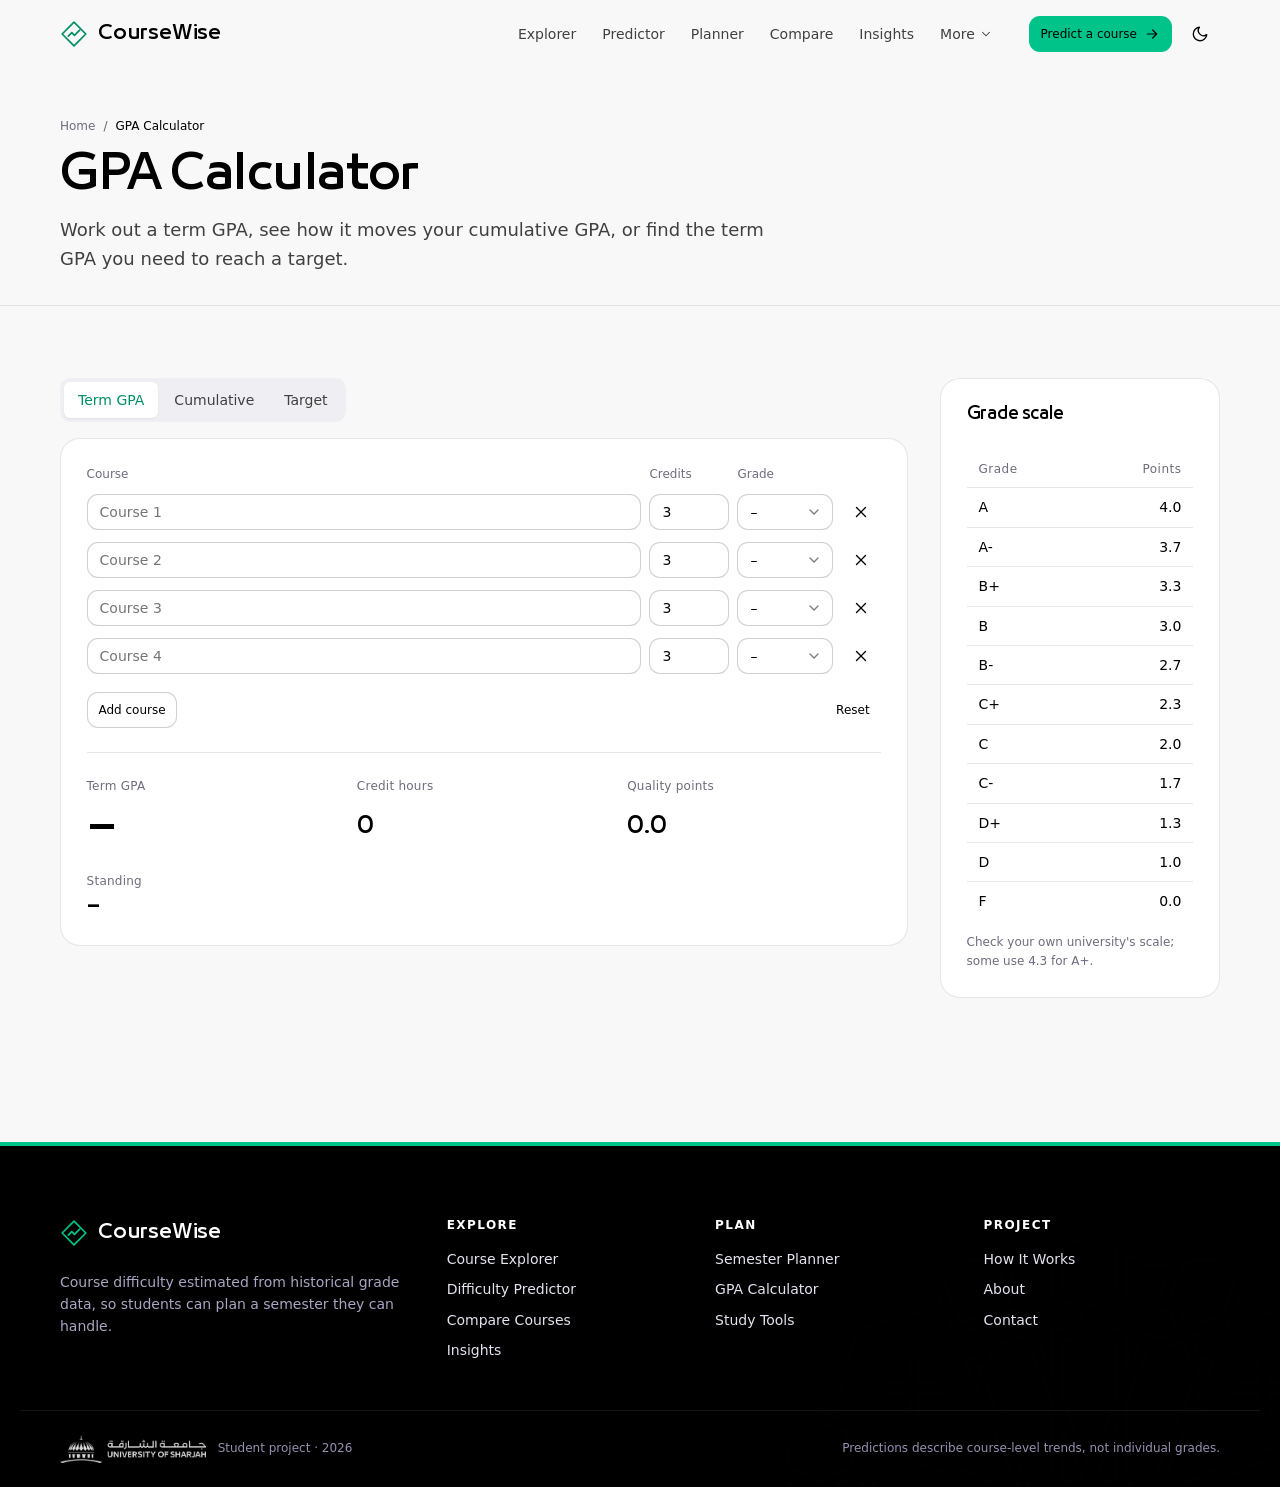
<file: frontend/pages/gpa.html>
<!DOCTYPE html>
<html lang="en">
<head>
  <meta charset="UTF-8">
  <meta name="viewport" content="width=device-width, initial-scale=1.0">
  <title>GPA Calculator · CourseWise</title>
  <meta name="description" content="Term GPA, cumulative GPA and target GPA calculators.">
  <script src="../js/theme-init.js"></script>
  <link rel="stylesheet" href="../css/base.css">
  <link rel="stylesheet" href="../css/components.css">
  <link rel="stylesheet" href="../css/pages.css">
  <script type="module" src="../js/main.js"></script>
  <script type="module" src="../js/gpa.js"></script>
</head>
<body>
  <a class="skip-link" href="#main">Skip to content</a>
  <header id="site-header"></header>

  <main id="main">
    <section class="page-head">
      <div class="container">
        <nav class="breadcrumbs" aria-label="Breadcrumb"><ol><li><a href="../index.html">Home</a></li><li aria-current="page">GPA Calculator</li></ol></nav>
        <h1>GPA Calculator</h1>
        <p class="lead">Work out a term GPA, see how it moves your cumulative GPA, or find the term GPA you need to reach a target.</p>
      </div>
    </section>

    <section class="section">
      <div class="container gpa-layout">
        <div class="stack">
          <div class="tabs" role="tablist" aria-label="Calculator">
            <button class="tab" role="tab" aria-selected="true" aria-controls="tab-term" id="t-term">Term GPA</button>
            <button class="tab" role="tab" aria-selected="false" aria-controls="tab-cum" id="t-cum">Cumulative</button>
            <button class="tab" role="tab" aria-selected="false" aria-controls="tab-target" id="t-target">Target</button>
          </div>

          <!-- Term -->
          <div class="panel" id="tab-term" role="tabpanel" aria-labelledby="t-term">
            <div class="gpa-rows-head" aria-hidden="true"><span>Course</span><span>Credits</span><span>Grade</span><span></span></div>
            <ul class="gpa-rows" id="term-rows" role="list"></ul>
            <div class="spread gpa-foot">
              <button class="btn btn-outline btn-sm" type="button" id="add-row">Add course</button>
              <button class="btn btn-ghost btn-sm" type="button" id="reset-rows">Reset</button>
            </div>
            <dl class="gpa-result">
              <div class="stat"><dt>Term GPA</dt><dd class="result-big" id="term-gpa">–</dd></div>
              <div class="stat"><dt>Credit hours</dt><dd id="term-credits">0</dd></div>
              <div class="stat"><dt>Quality points</dt><dd id="term-points">0</dd></div>
              <div class="stat"><dt>Standing</dt><dd id="term-standing">–</dd></div>
            </dl>
          </div>

          <!-- Cumulative -->
          <form class="panel" id="tab-cum" role="tabpanel" aria-labelledby="t-cum" hidden novalidate>
            <div class="grid grid-2">
              <div class="field"><label for="c-cgpa">Current CGPA</label><input class="input num" id="c-cgpa" type="number" min="0" max="4" step="0.01" placeholder="3.20"></div>
              <div class="field"><label for="c-done">Completed credit hours</label><input class="input num" id="c-done" type="number" min="0" step="1" placeholder="45"></div>
              <div class="field"><label for="c-term">This term's GPA</label><input class="input num" id="c-term" type="number" min="0" max="4" step="0.01" placeholder="3.50"></div>
              <div class="field"><label for="c-credits">This term's credit hours</label><input class="input num" id="c-credits" type="number" min="0" step="1" placeholder="15"></div>
            </div>
            <button class="btn btn-ghost btn-sm" type="button" id="use-term">Use my Term GPA tab result</button>
            <p class="error" id="cum-error" role="alert"></p>
            <dl class="gpa-result">
              <div class="stat"><dt>New CGPA</dt><dd class="result-big" id="cum-result">–</dd></div>
              <div class="stat"><dt>Change</dt><dd id="cum-delta">–</dd></div>
              <div class="stat"><dt>Total hours</dt><dd id="cum-hours">–</dd></div>
            </dl>
          </form>

          <!-- Target -->
          <form class="panel" id="tab-target" role="tabpanel" aria-labelledby="t-target" hidden novalidate>
            <div class="grid grid-2">
              <div class="field"><label for="g-cgpa">Current CGPA</label><input class="input num" id="g-cgpa" type="number" min="0" max="4" step="0.01" placeholder="2.85"></div>
              <div class="field"><label for="g-done">Completed credit hours</label><input class="input num" id="g-done" type="number" min="0" step="1" placeholder="60"></div>
              <div class="field"><label for="g-target">Target CGPA</label><input class="input num" id="g-target" type="number" min="0" max="4" step="0.01" placeholder="3.00"></div>
              <div class="field"><label for="g-credits">Credit hours next term</label><input class="input num" id="g-credits" type="number" min="1" step="1" placeholder="15"></div>
            </div>
            <p class="error" id="target-error" role="alert"></p>
            <div class="target-result" id="target-result">
              <span class="stat-label subtle">Term GPA you need</span>
              <strong class="result-big" id="target-need">–</strong>
              <p id="target-text" class="muted"></p>
            </div>
          </form>
        </div>

        <aside class="panel scale-table">
          <h2 class="panel-title">Grade scale</h2>
          <table class="table compact">
            <thead><tr><th>Grade</th><th class="num">Points</th></tr></thead>
            <tbody id="scale-body"></tbody>
          </table>
          <p class="subtle result-small">Check your own university's scale; some use 4.3 for A+.</p>
        </aside>
      </div>
    </section>
  </main>

  <footer id="site-footer"></footer>
</body>
</html>
</file>
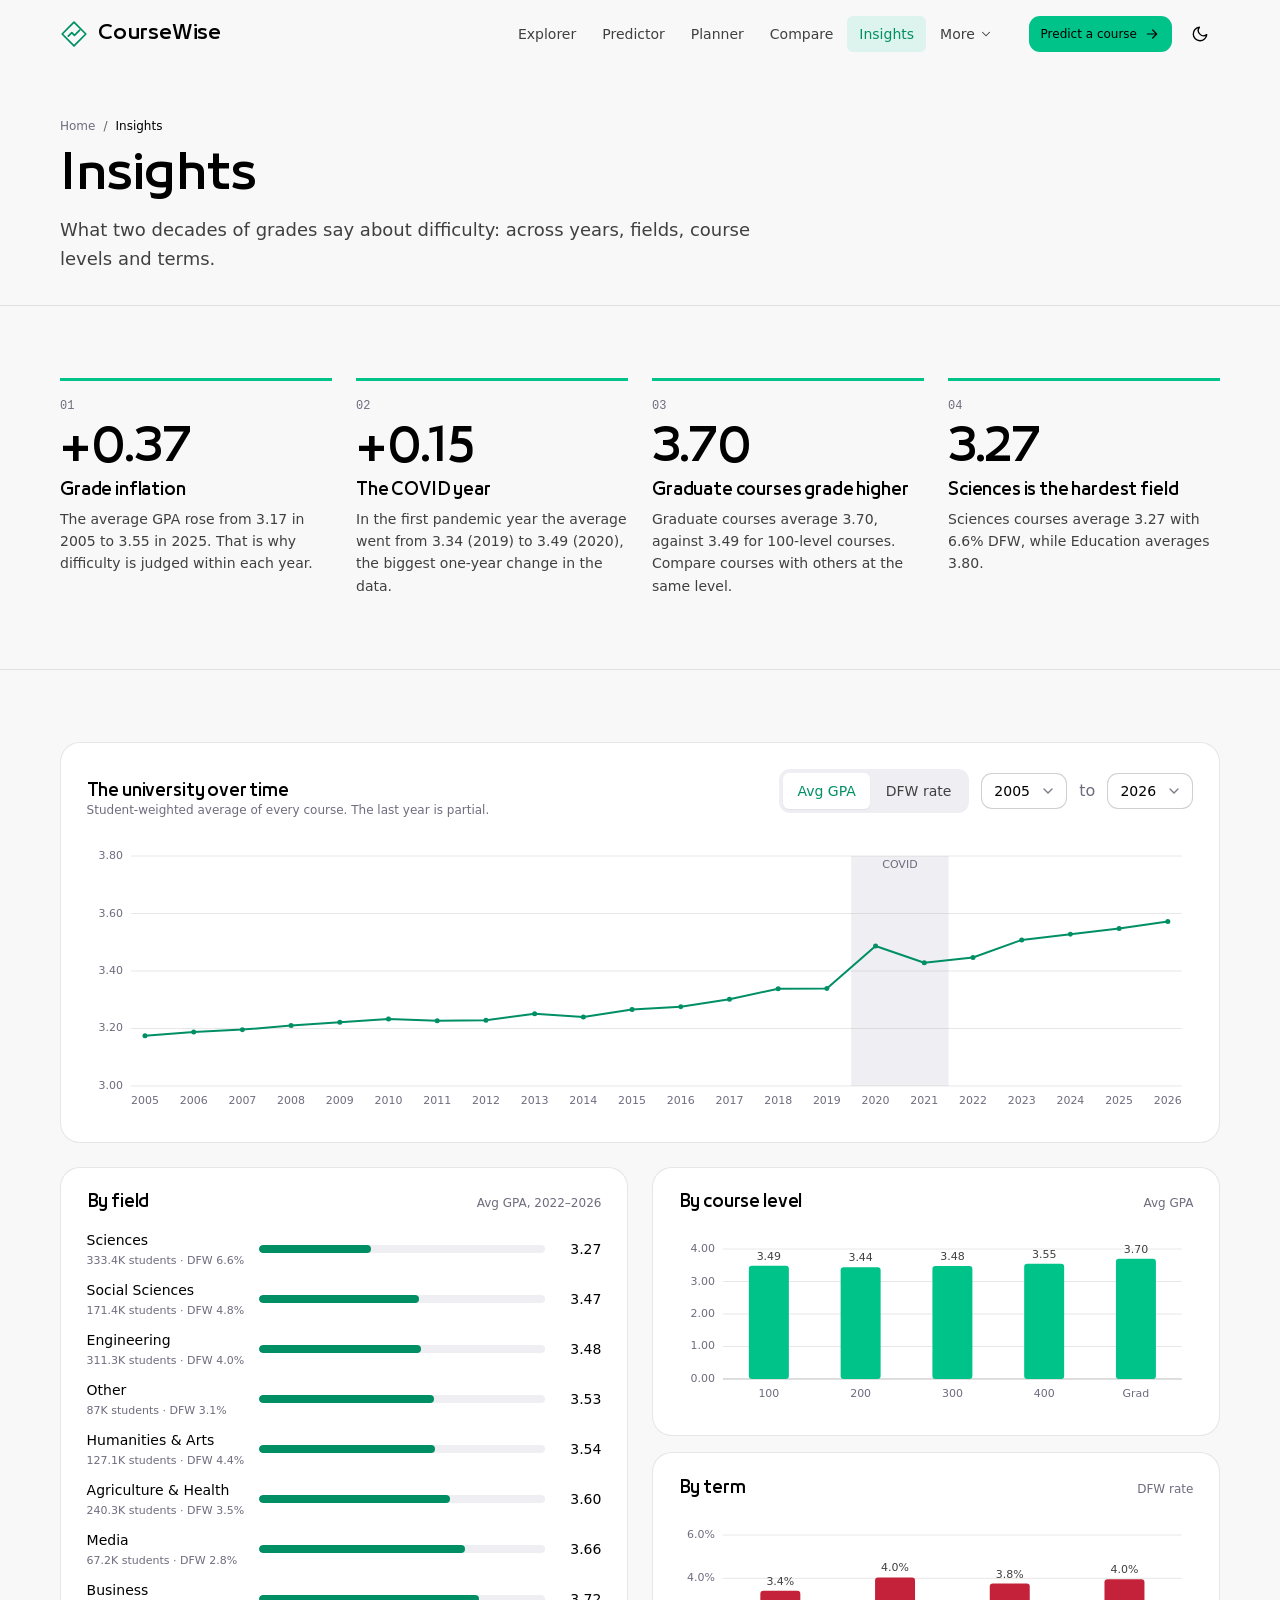
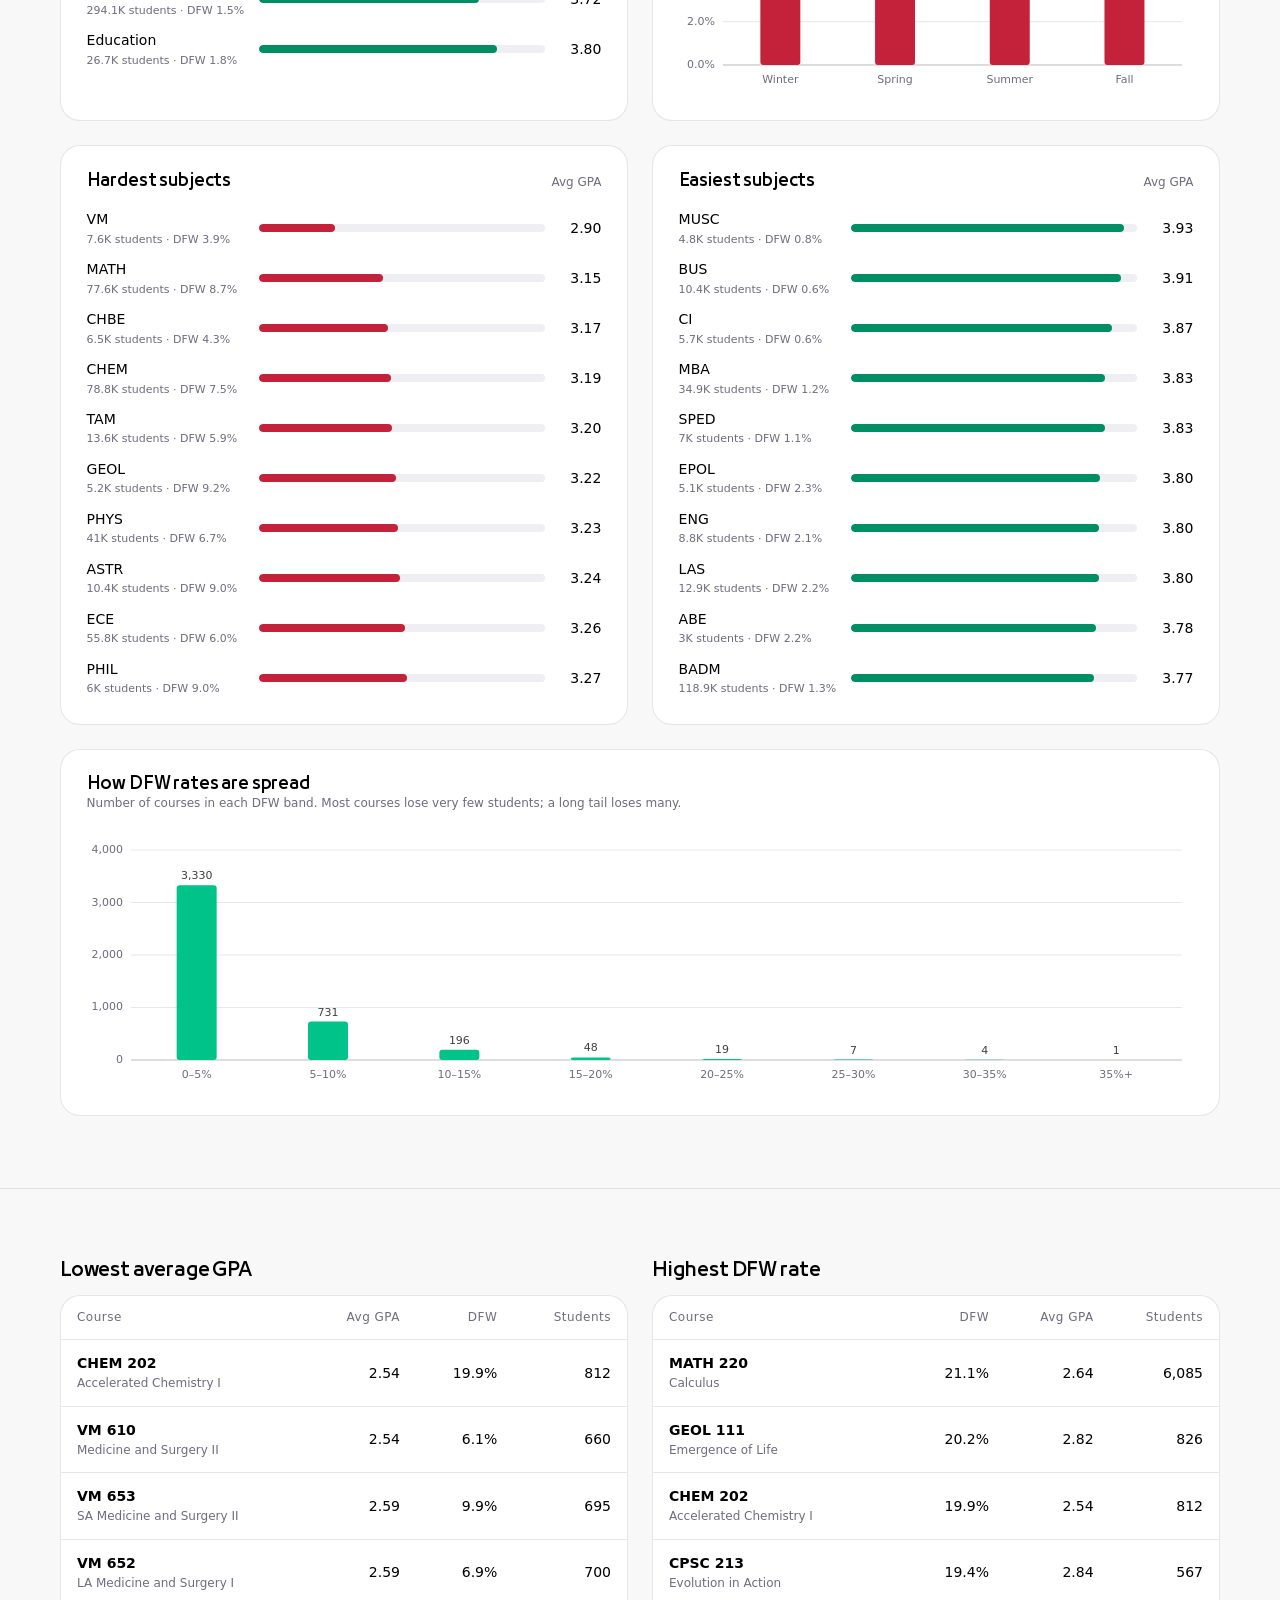
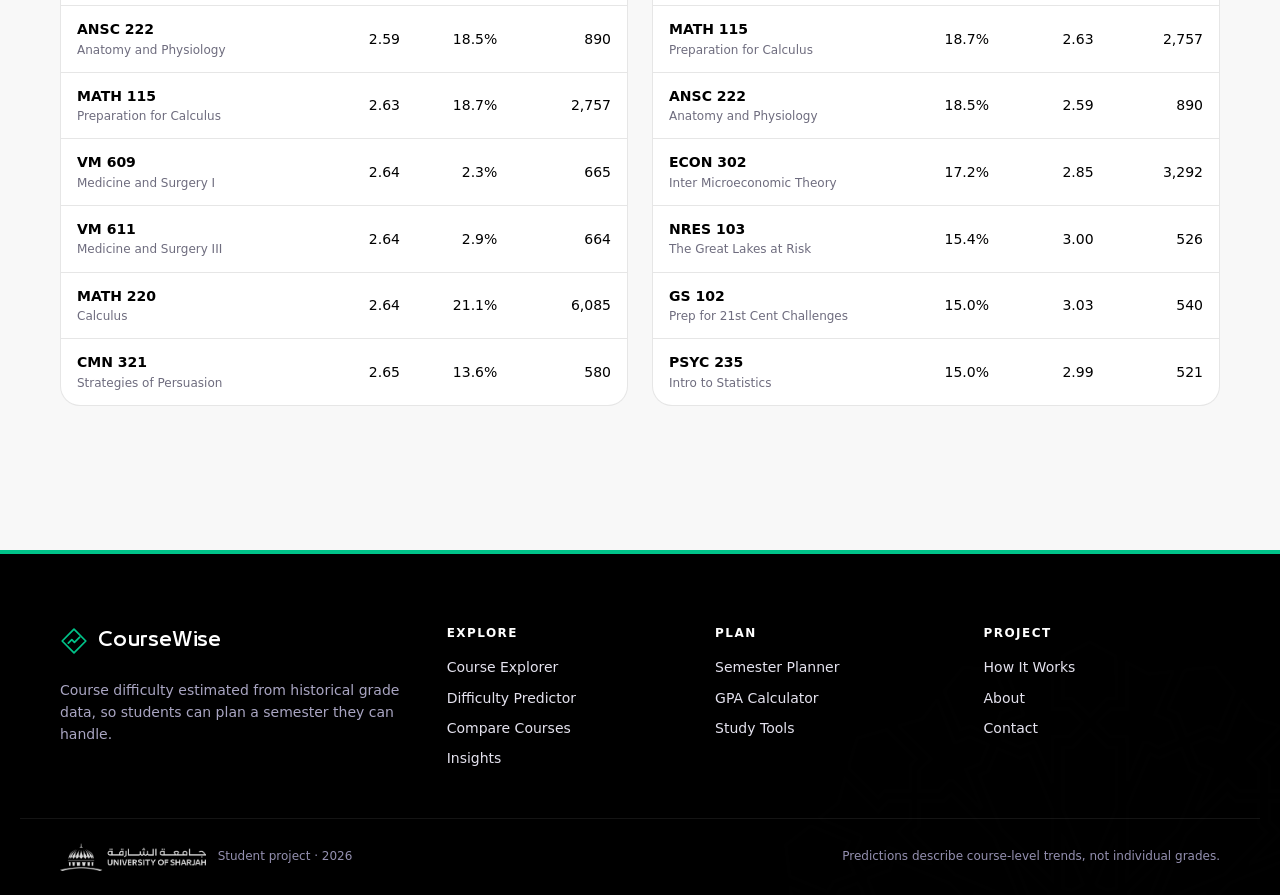
<file: frontend/pages/insights.html>
<!DOCTYPE html>
<html lang="en">
<head>
  <meta charset="UTF-8">
  <meta name="viewport" content="width=device-width, initial-scale=1.0">
  <title>Insights · CourseWise</title>
  <meta name="description" content="Grade trends across years, fields, course levels and terms.">
  <script src="../js/theme-init.js"></script>
  <link rel="stylesheet" href="../css/base.css">
  <link rel="stylesheet" href="../css/components.css">
  <link rel="stylesheet" href="../css/pages.css">
  <script type="module" src="../js/main.js"></script>
  <script type="module" src="../js/insights.js"></script>
</head>
<body>
  <a class="skip-link" href="#main">Skip to content</a>
  <header id="site-header"></header>

  <main id="main">
    <section class="page-head">
      <div class="container">
        <nav class="breadcrumbs" aria-label="Breadcrumb"><ol><li><a href="../index.html">Home</a></li><li aria-current="page">Insights</li></ol></nav>
        <h1>Insights</h1>
        <p class="lead">What two decades of grades say about difficulty: across years, fields, course levels and terms.</p>
      </div>
    </section>

    <section class="section">
      <div class="container">
        <ol class="findings" id="findings" role="list">
          <li class="skeleton" style="height:150px"></li><li class="skeleton" style="height:150px"></li>
          <li class="skeleton" style="height:150px"></li><li class="skeleton" style="height:150px"></li>
        </ol>
      </div>
    </section>

    <section class="section">
      <div class="container stack" style="gap:var(--s5)">
        <div class="panel">
          <div class="panel-head">
            <div>
              <h2 class="panel-title">The university over time</h2>
              <p class="subtle result-small">Student-weighted average of every course. The last year is partial.</p>
            </div>
            <div class="row">
              <div class="tabs" role="tablist" aria-label="Metric">
                <button class="tab" role="tab" aria-selected="true" aria-controls="year-chart" data-metric="gpa">Avg GPA</button>
                <button class="tab" role="tab" aria-selected="false" aria-controls="year-chart" data-metric="dfw">DFW rate</button>
              </div>
              <label class="visually-hidden" for="from">From year</label>
              <select class="select input-sm year-select" id="from"></select>
              <span class="subtle">to</span>
              <label class="visually-hidden" for="to">To year</label>
              <select class="select input-sm year-select" id="to"></select>
            </div>
          </div>
          <div class="chart" id="year-chart" role="tabpanel"></div>
        </div>

        <div class="grid grid-2">
          <div class="panel">
            <div class="panel-head"><h2 class="panel-title">By field</h2><span class="subtle result-small" data-recent></span></div>
            <div id="by-group"></div>
          </div>
          <div class="stack">
            <div class="panel">
              <div class="panel-head"><h2 class="panel-title">By course level</h2><span class="subtle result-small">Avg GPA</span></div>
              <div class="chart" id="by-level" style="min-height:180px"></div>
            </div>
            <div class="panel">
              <div class="panel-head"><h2 class="panel-title">By term</h2><span class="subtle result-small">DFW rate</span></div>
              <div class="chart" id="by-term" style="min-height:180px"></div>
            </div>
          </div>
        </div>

        <div class="grid grid-2">
          <div class="panel">
            <div class="panel-head"><h2 class="panel-title">Hardest subjects</h2><span class="subtle result-small">Avg GPA</span></div>
            <div id="hard-subjects"></div>
          </div>
          <div class="panel">
            <div class="panel-head"><h2 class="panel-title">Easiest subjects</h2><span class="subtle result-small">Avg GPA</span></div>
            <div id="easy-subjects"></div>
          </div>
        </div>

        <div class="panel">
          <div class="panel-head">
            <div>
              <h2 class="panel-title">How DFW rates are spread</h2>
              <p class="subtle result-small">Number of courses in each DFW band. Most courses lose very few students; a long tail loses many.</p>
            </div>
          </div>
          <div class="chart" id="dfw-hist"></div>
        </div>
      </div>
    </section>

    <section class="section">
      <div class="container grid grid-2">
        <div>
          <h2 class="table-title">Lowest average GPA</h2>
          <div class="table-wrap"><table class="table"><thead><tr><th>Course</th><th class="num">Avg GPA</th><th class="num">DFW</th><th class="num">Students</th></tr></thead><tbody id="top-hard"></tbody></table></div>
        </div>
        <div>
          <h2 class="table-title">Highest DFW rate</h2>
          <div class="table-wrap"><table class="table"><thead><tr><th>Course</th><th class="num">DFW</th><th class="num">Avg GPA</th><th class="num">Students</th></tr></thead><tbody id="top-dfw"></tbody></table></div>
        </div>
      </div>
    </section>
  </main>

  <footer id="site-footer"></footer>
</body>
</html>
</file>
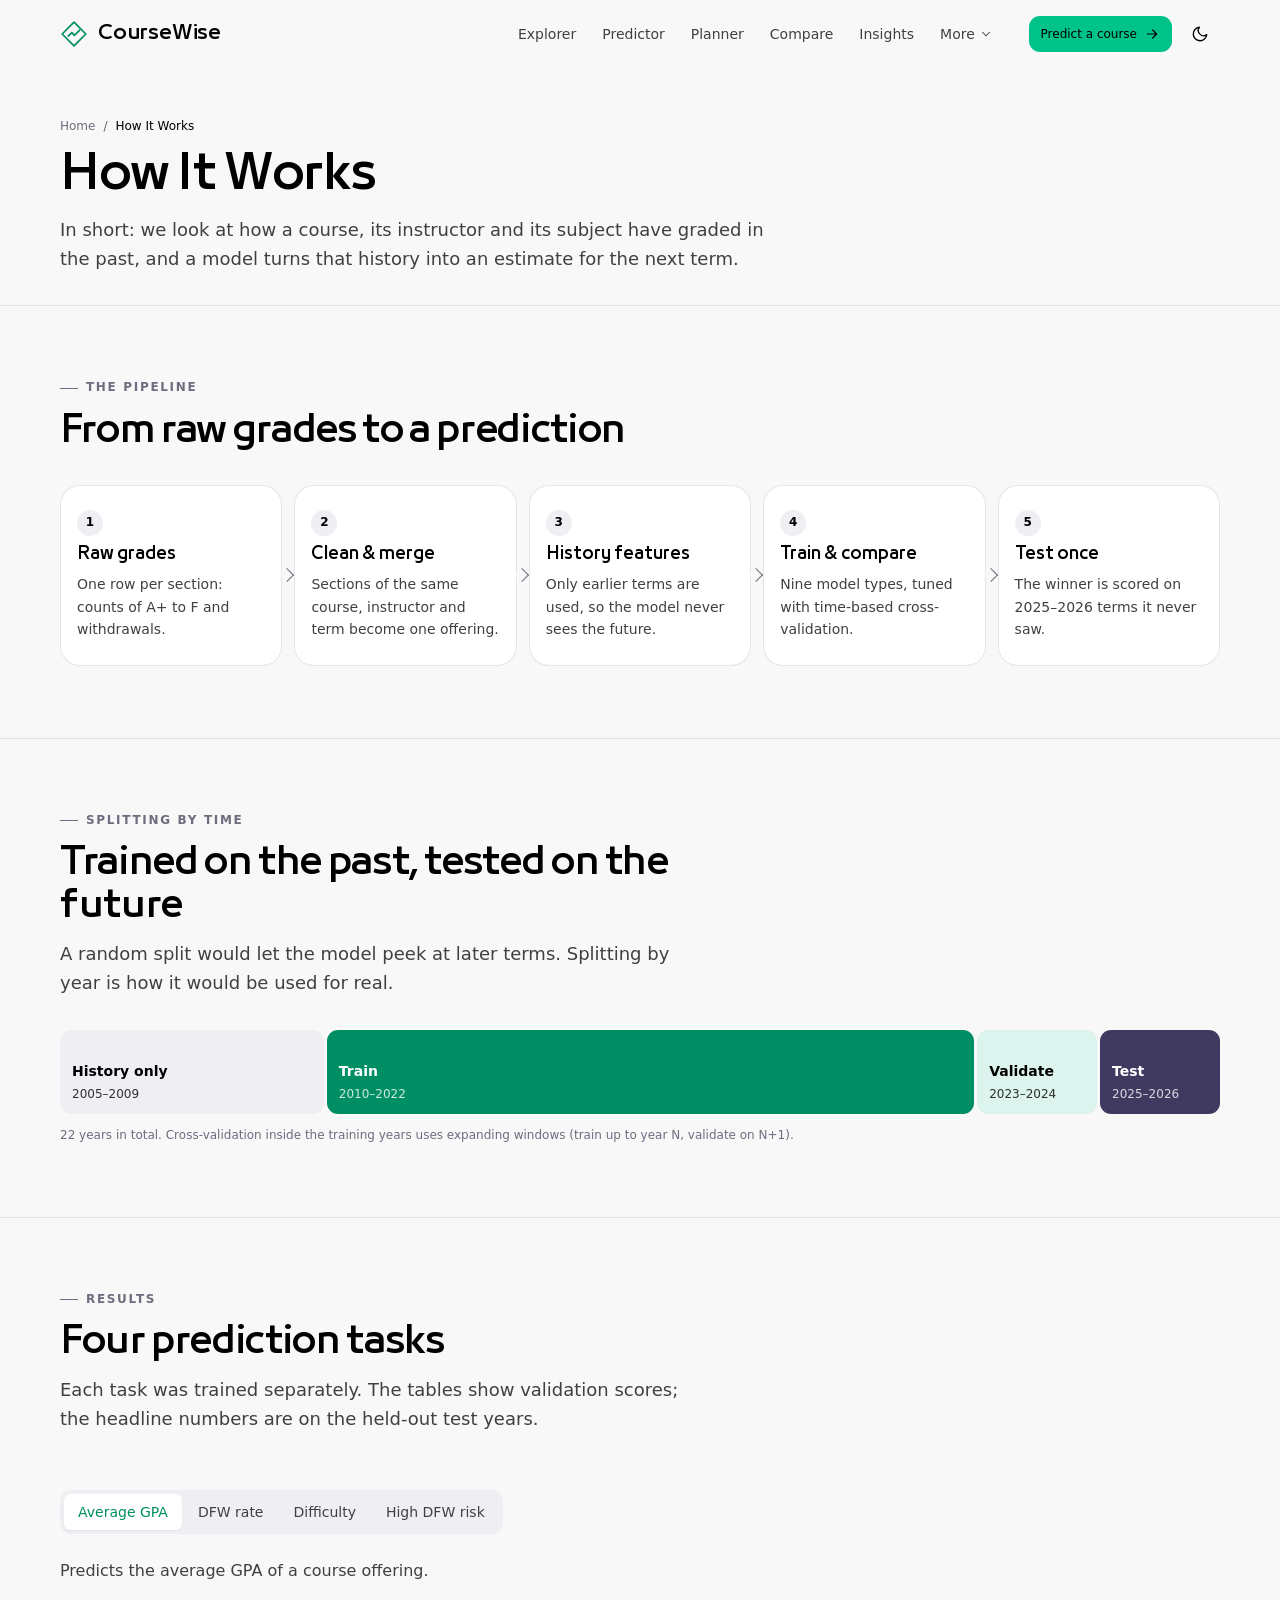
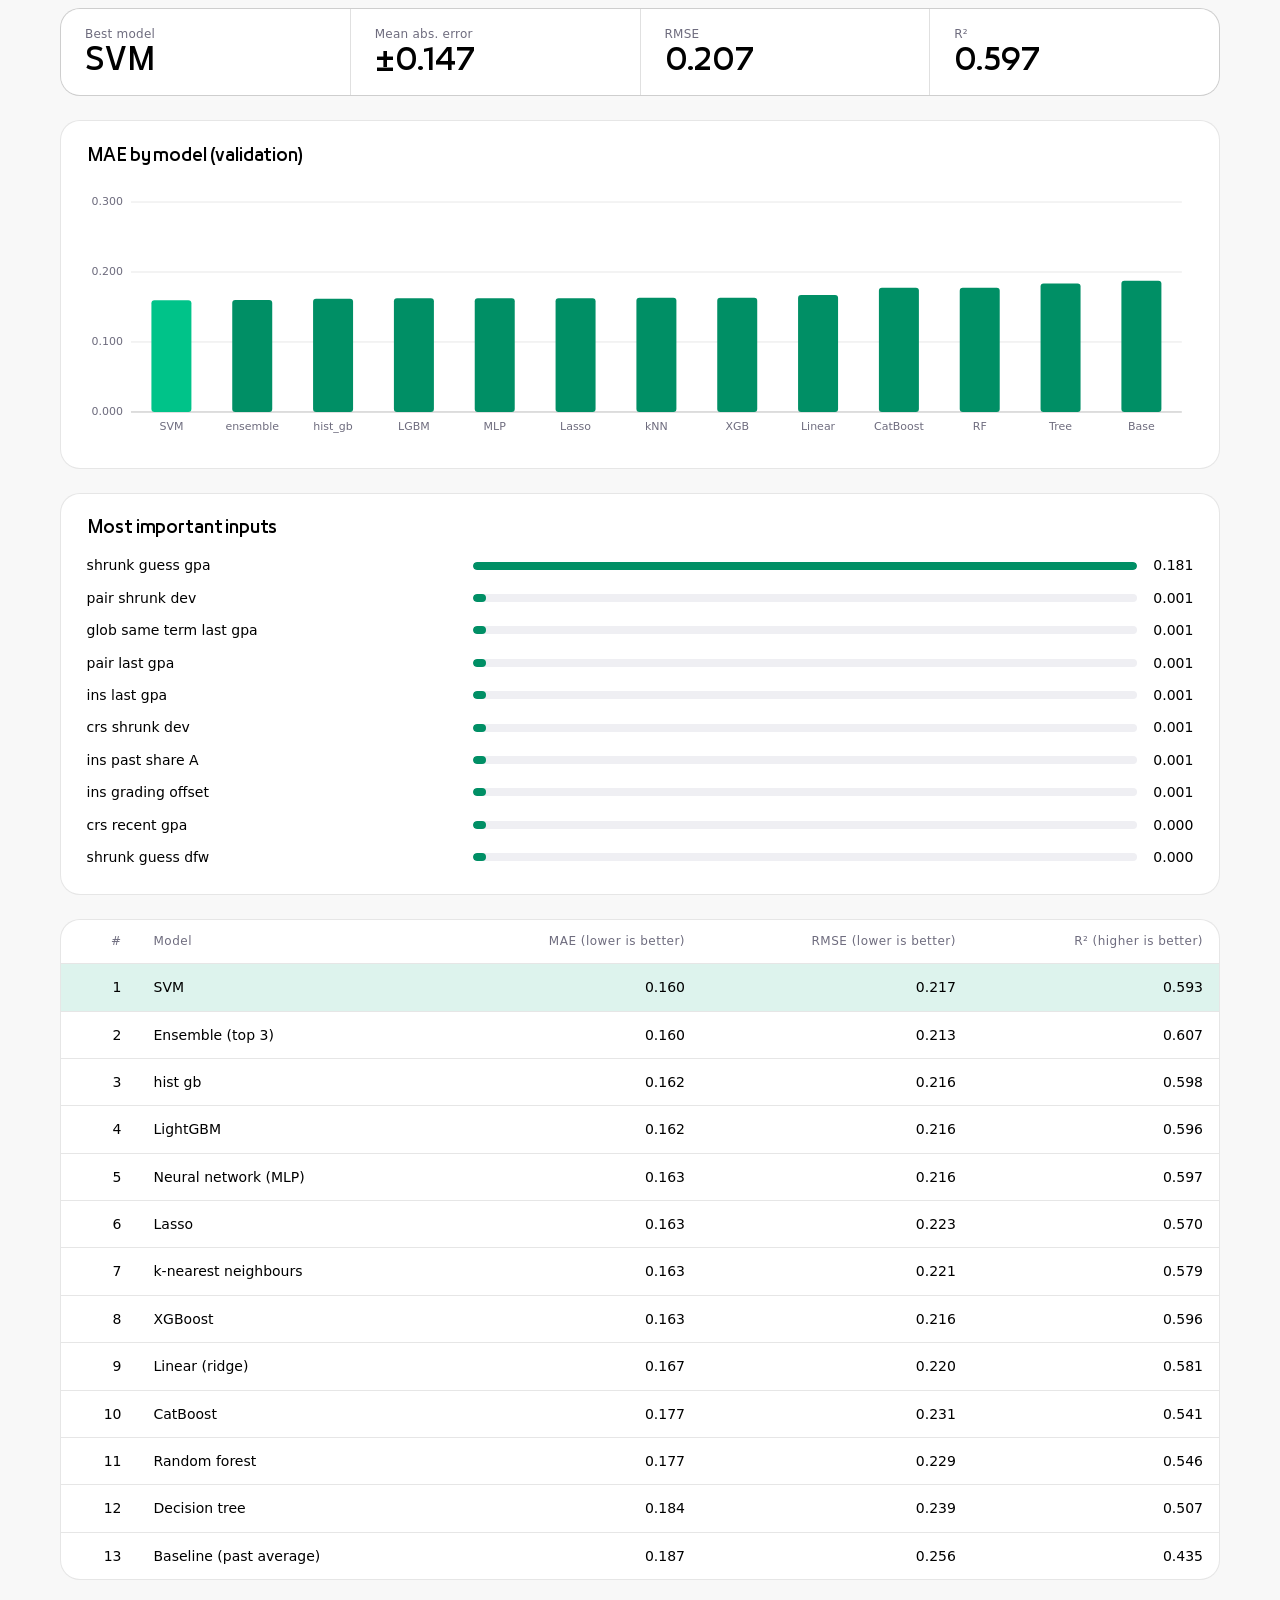
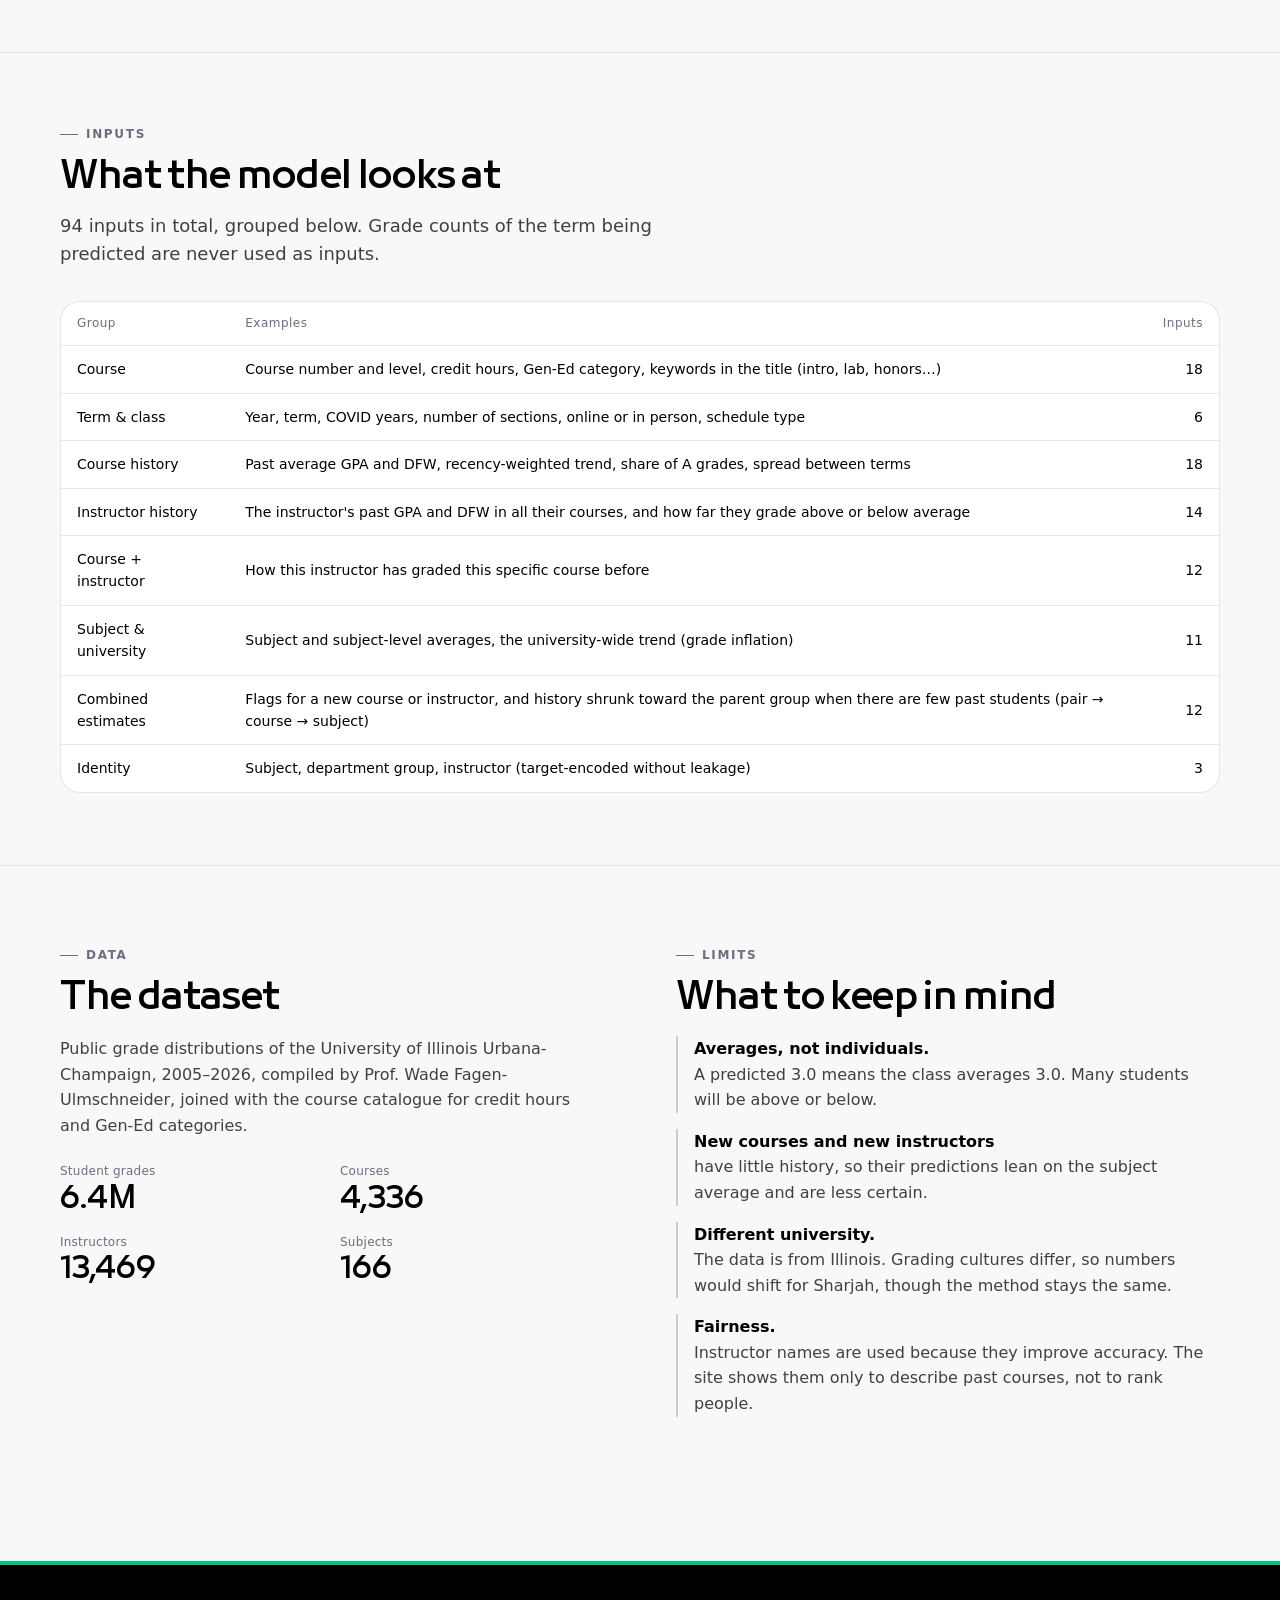
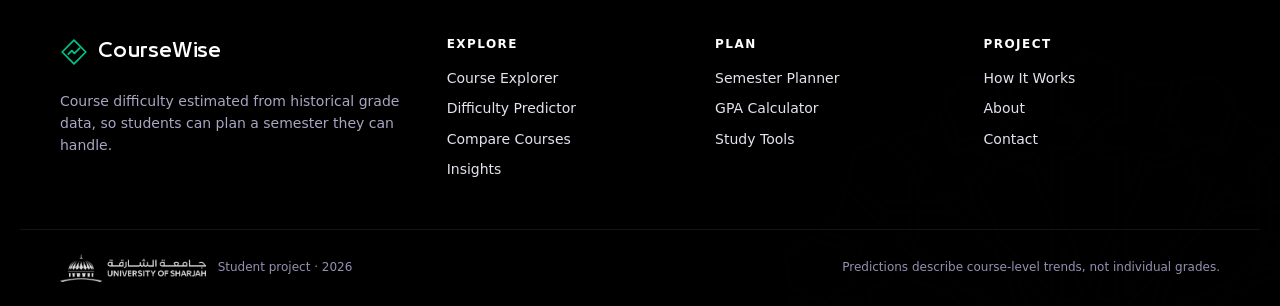
<file: frontend/pages/model.html>
<!DOCTYPE html>
<html lang="en">
<head>
  <meta charset="UTF-8">
  <meta name="viewport" content="width=device-width, initial-scale=1.0">
  <title>How It Works · CourseWise</title>
  <meta name="description" content="The data, features and machine learning models behind each CourseWise prediction.">
  <script src="../js/theme-init.js"></script>
  <link rel="stylesheet" href="../css/base.css">
  <link rel="stylesheet" href="../css/components.css">
  <link rel="stylesheet" href="../css/pages.css">
  <script type="module" src="../js/main.js"></script>
  <script type="module" src="../js/model.js"></script>
</head>
<body>
  <a class="skip-link" href="#main">Skip to content</a>
  <header id="site-header"></header>

  <main id="main">
    <section class="page-head">
      <div class="container">
        <nav class="breadcrumbs" aria-label="Breadcrumb"><ol><li><a href="../index.html">Home</a></li><li aria-current="page">How It Works</li></ol></nav>
        <h1>How It Works</h1>
        <p class="lead">In short: we look at how a course, its instructor and its subject have graded in the past, and a model turns that history into an estimate for the next term.</p>
      </div>
    </section>

    <!-- Pipeline -->
    <section class="section">
      <div class="container">
        <div class="section-head">
          <span class="eyebrow">The pipeline</span>
          <h2>From raw grades to a prediction</h2>
        </div>
        <ol class="pipeline" role="list">
          <li><span class="pipe-num">1</span><strong>Raw grades</strong><span>One row per section: counts of A+ to F and withdrawals.</span></li>
          <li><span class="pipe-num">2</span><strong>Clean &amp; merge</strong><span>Sections of the same course, instructor and term become one offering.</span></li>
          <li><span class="pipe-num">3</span><strong>History features</strong><span>Only earlier terms are used, so the model never sees the future.</span></li>
          <li><span class="pipe-num">4</span><strong>Train &amp; compare</strong><span>Nine model types, tuned with time-based cross-validation.</span></li>
          <li><span class="pipe-num">5</span><strong>Test once</strong><span>The winner is scored on <span data-split="test"></span> terms it never saw.</span></li>
        </ol>
      </div>
    </section>

    <!-- Time split -->
    <section class="section">
      <div class="container">
        <div class="section-head">
          <span class="eyebrow">Splitting by time</span>
          <h2>Trained on the past, tested on the future</h2>
          <p>A random split would let the model peek at later terms. Splitting by year is how it would be used for real.</p>
        </div>
        <div class="timeline" id="timeline"></div>
      </div>
    </section>

    <!-- Results -->
    <section class="section">
      <div class="container stack" style="gap:var(--s5)">
        <div class="section-row">
          <div class="section-head">
            <span class="eyebrow">Results</span>
            <h2>Four prediction tasks</h2>
            <p>Each task was trained separately. The tables show validation scores; the headline numbers are on the held-out test years.</p>
          </div>
        </div>
        <div class="tabs" role="tablist" aria-label="Task" id="task-tabs"></div>
        <div id="task-panels"><div class="skeleton skeleton-block"></div></div>
      </div>
    </section>

    <!-- Features -->
    <section class="section">
      <div class="container">
        <div class="section-head">
          <span class="eyebrow">Inputs</span>
          <h2>What the model looks at</h2>
          <p>94 inputs in total, grouped below. Grade counts of the term being predicted are never used as inputs.</p>
        </div>
        <div class="table-wrap">
          <table class="table wrap-cells">
            <thead><tr><th>Group</th><th>Examples</th><th class="num">Inputs</th></tr></thead>
            <tbody>
              <tr><td>Course</td><td>Course number and level, credit hours, Gen-Ed category, keywords in the title (intro, lab, honors…)</td><td class="num">18</td></tr>
              <tr><td>Term &amp; class</td><td>Year, term, COVID years, number of sections, online or in person, schedule type</td><td class="num">6</td></tr>
              <tr><td>Course history</td><td>Past average GPA and DFW, recency-weighted trend, share of A grades, spread between terms</td><td class="num">18</td></tr>
              <tr><td>Instructor history</td><td>The instructor's past GPA and DFW in all their courses, and how far they grade above or below average</td><td class="num">14</td></tr>
              <tr><td>Course + instructor</td><td>How this instructor has graded this specific course before</td><td class="num">12</td></tr>
              <tr><td>Subject &amp; university</td><td>Subject and subject-level averages, the university-wide trend (grade inflation)</td><td class="num">11</td></tr>
              <tr><td>Combined estimates</td><td>Flags for a new course or instructor, and history shrunk toward the parent group when there are few past students (pair → course → subject)</td><td class="num">12</td></tr>
              <tr><td>Identity</td><td>Subject, department group, instructor (target-encoded without leakage)</td><td class="num">3</td></tr>
            </tbody>
          </table>
        </div>
      </div>
    </section>

    <!-- Data -->
    <section class="section">
      <div class="container grid grid-2 model-notes">
        <div>
          <span class="eyebrow">Data</span>
          <h2>The dataset</h2>
          <p>Public grade distributions of the University of Illinois Urbana-Champaign, <span data-meta="firstYear"></span>–<span data-meta="lastYear"></span>, compiled by Prof. Wade Fagen-Ulmschneider, joined with the course catalogue for credit hours and Gen-Ed categories.</p>
          <dl class="data-facts" id="data-facts"></dl>
        </div>
        <div>
          <span class="eyebrow">Limits</span>
          <h2>What to keep in mind</h2>
          <ul class="limits" role="list">
            <li><strong>Averages, not individuals.</strong> A predicted 3.0 means the class averages 3.0. Many students will be above or below.</li>
            <li><strong>New courses and new instructors</strong> have little history, so their predictions lean on the subject average and are less certain.</li>
            <li><strong>Different university.</strong> The data is from Illinois. Grading cultures differ, so numbers would shift for Sharjah, though the method stays the same.</li>
            <li><strong>Fairness.</strong> Instructor names are used because they improve accuracy. The site shows them only to describe past courses, not to rank people.</li>
          </ul>
        </div>
      </div>
    </section>
  </main>

  <footer id="site-footer"></footer>
</body>
</html>
</file>
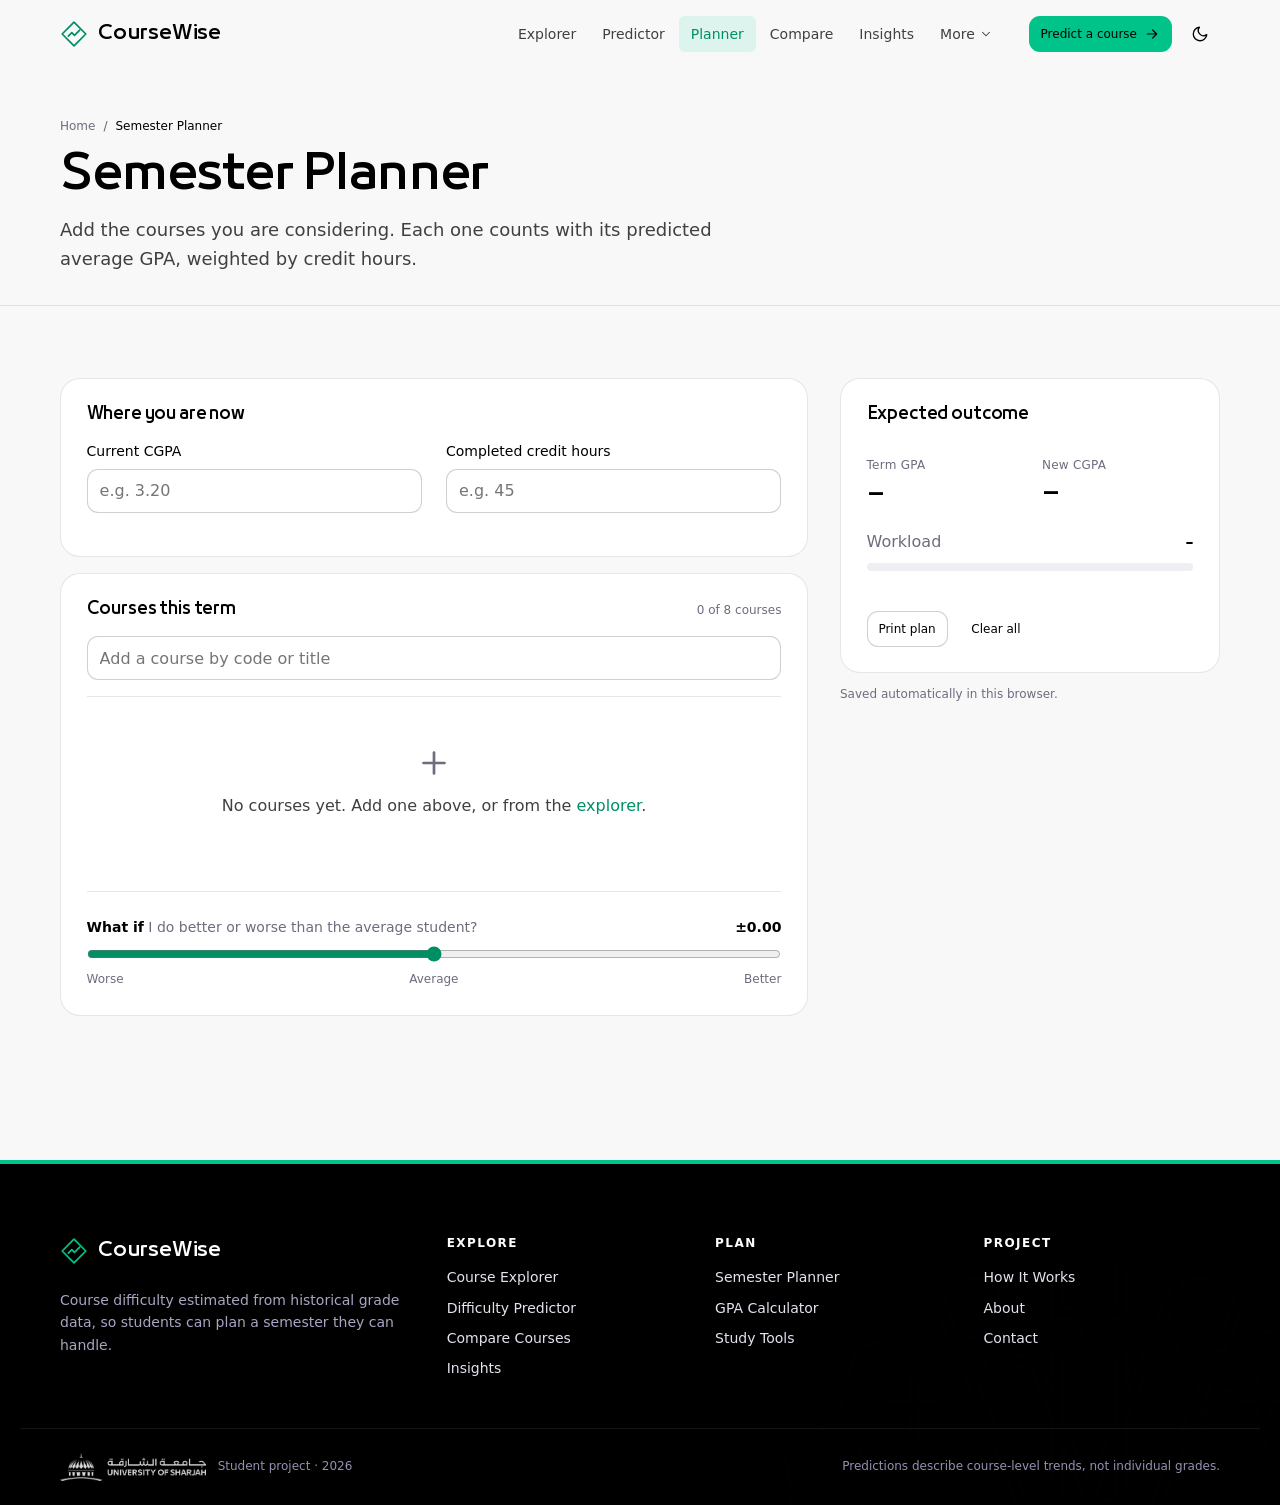
<file: frontend/pages/planner.html>
<!DOCTYPE html>
<html lang="en">
<head>
  <meta charset="UTF-8">
  <meta name="viewport" content="width=device-width, initial-scale=1.0">
  <title>Semester Planner · CourseWise</title>
  <meta name="description" content="Build a semester and see your expected GPA and workload.">
  <script src="../js/theme-init.js"></script>
  <link rel="stylesheet" href="../css/base.css">
  <link rel="stylesheet" href="../css/components.css">
  <link rel="stylesheet" href="../css/pages.css">
  <script type="module" src="../js/main.js"></script>
  <script type="module" src="../js/planner.js"></script>
</head>
<body>
  <a class="skip-link" href="#main">Skip to content</a>
  <header id="site-header"></header>

  <main id="main">
    <section class="page-head">
      <div class="container">
        <nav class="breadcrumbs" aria-label="Breadcrumb"><ol><li><a href="../index.html">Home</a></li><li aria-current="page">Semester Planner</li></ol></nav>
        <h1>Semester Planner</h1>
        <p class="lead">Add the courses you are considering. Each one counts with its predicted average GPA, weighted by credit hours.</p>
      </div>
    </section>

    <section class="section">
      <div class="container planner">
        <div class="stack">
          <div class="panel">
            <h2 class="panel-title">Where you are now</h2>
            <div class="grid grid-2">
              <div class="field">
                <label for="cgpa">Current CGPA</label>
                <input class="input num" id="cgpa" type="number" min="0" max="4" step="0.01" placeholder="e.g. 3.20" aria-describedby="cgpa-error">
                <span class="error" id="cgpa-error" role="alert"></span>
              </div>
              <div class="field">
                <label for="done">Completed credit hours</label>
                <input class="input num" id="done" type="number" min="0" max="250" step="1" placeholder="e.g. 45" aria-describedby="done-error">
                <span class="error" id="done-error" role="alert"></span>
              </div>
            </div>
          </div>

          <div class="panel">
            <div class="panel-head">
              <h2 class="panel-title">Courses this term</h2>
              <span class="subtle" id="slots" style="font-size:var(--fs-xs)"></span>
            </div>
            <div class="field">
              <label class="visually-hidden" for="add">Add a course</label>
              <div class="ac"><input class="input" id="add" type="text" placeholder="Add a course by code or title"></div>
            </div>
            <ul class="plan-list" id="plan-list" role="list"></ul>

            <div class="whatif">
              <div class="spread">
                <label for="shift"><strong>What if</strong> <span class="subtle">I do better or worse than the average student?</span></label>
                <output class="num" id="shift-out" for="shift">±0.00</output>
              </div>
              <input id="shift" type="range" min="-0.6" max="0.6" step="0.1" value="0">
              <div class="spread subtle whatif-ends"><span>Worse</span><span>Average</span><span>Better</span></div>
            </div>
          </div>
        </div>

        <aside class="plan-summary">
          <div class="panel stack">
            <h2 class="panel-title">Expected outcome</h2>
            <div class="grid grid-2">
              <div class="stat"><span class="stat-label">Term GPA</span><span class="stat-value result-big" id="term-gpa">–</span></div>
              <div class="stat"><span class="stat-label">New CGPA</span><span class="stat-value result-big" id="new-cgpa">–</span><small id="cgpa-delta"></small></div>
            </div>
            <div class="stack" style="gap:var(--s2)">
              <div class="spread"><span class="stat-label subtle">Workload</span><strong id="load-label">–</strong></div>
              <div class="meter" id="load-meter"><span></span></div>
              <span class="subtle result-small" id="load-detail"></span>
            </div>
            <div class="stack" id="warnings" style="gap:var(--s2)"></div>
            <div class="chart" id="plan-chart" style="min-height:180px"></div>
            <div class="row no-print">
              <button class="btn btn-outline btn-sm" type="button" id="print">Print plan</button>
              <button class="btn btn-ghost btn-sm" type="button" id="clear">Clear all</button>
            </div>
          </div>
          <p class="subtle result-small">Saved automatically in this browser.</p>
        </aside>
      </div>
    </section>
  </main>

  <footer id="site-footer"></footer>
</body>
</html>
</file>
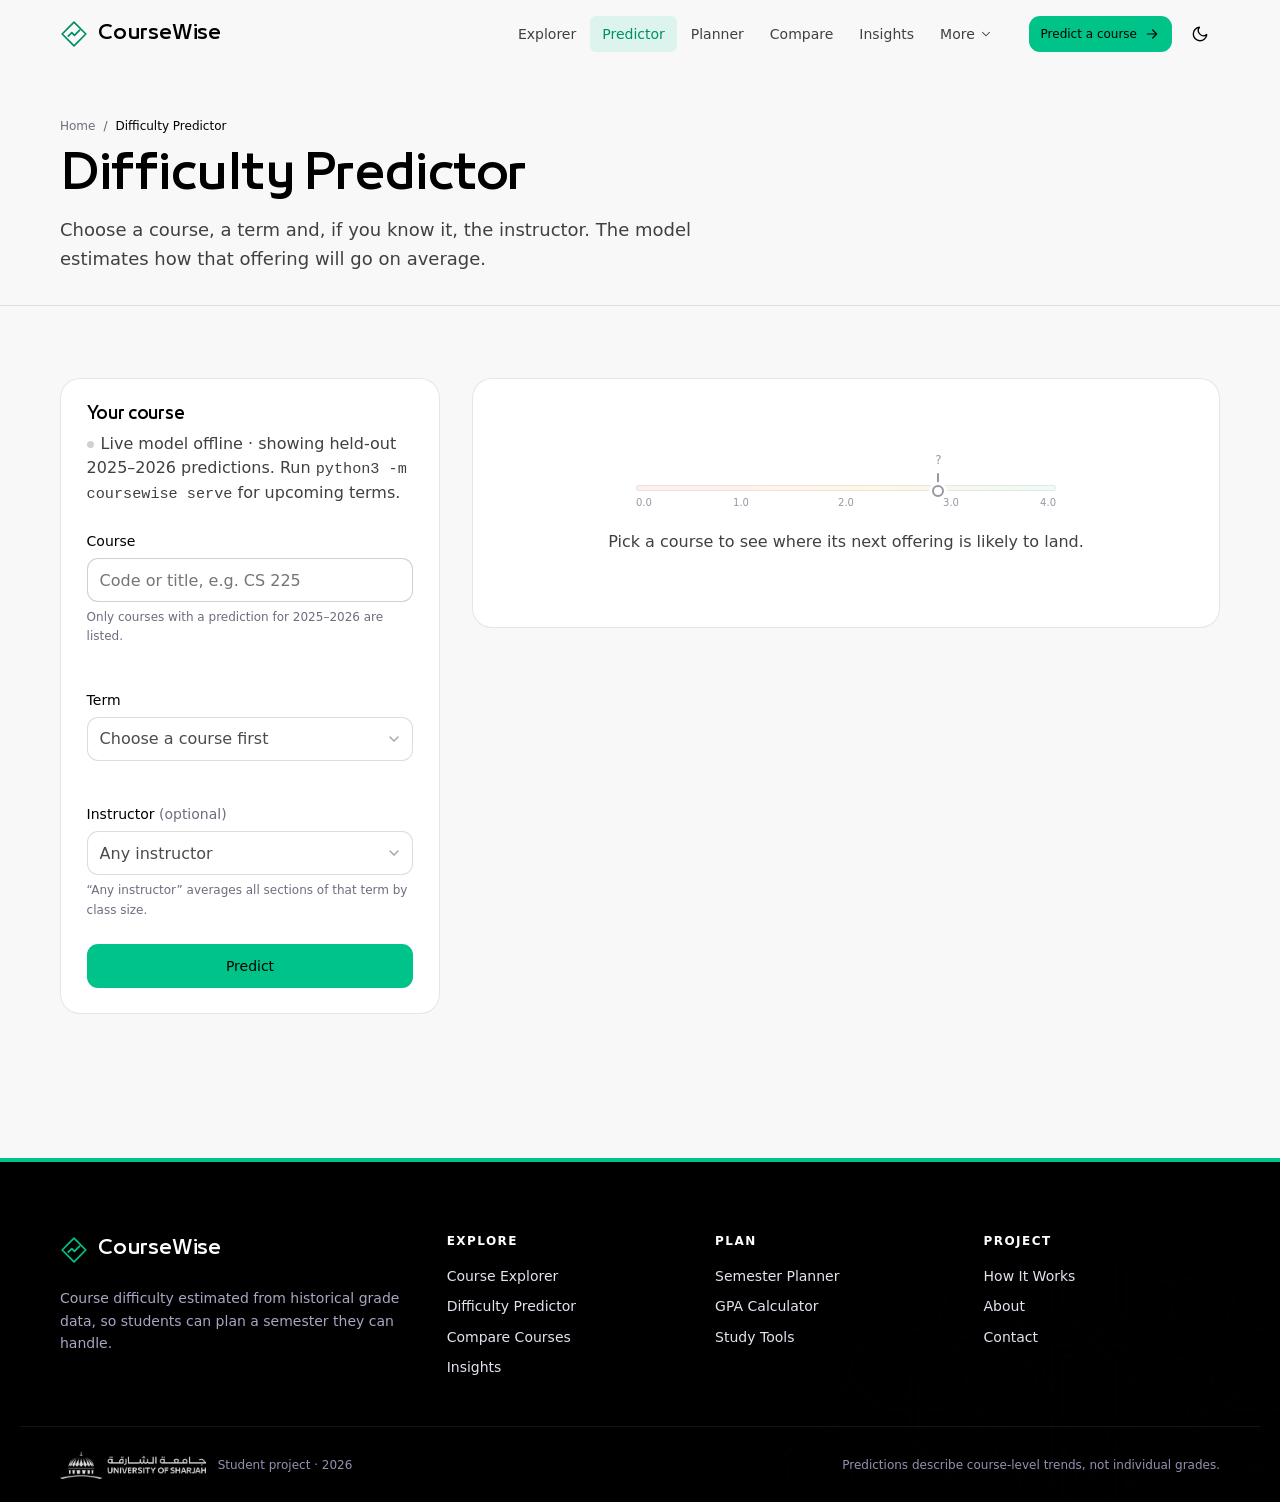
<file: frontend/pages/predict.html>
<!DOCTYPE html>
<html lang="en">
<head>
  <meta charset="UTF-8">
  <meta name="viewport" content="width=device-width, initial-scale=1.0">
  <title>Difficulty Predictor · CourseWise</title>
  <meta name="description" content="Predicted average GPA, DFW rate and difficulty for a course, term and instructor.">
  <script src="../js/theme-init.js"></script>
  <link rel="stylesheet" href="../css/base.css">
  <link rel="stylesheet" href="../css/components.css">
  <link rel="stylesheet" href="../css/pages.css">
  <script type="module" src="../js/main.js"></script>
  <script type="module" src="../js/predict.js"></script>
</head>
<body>
  <a class="skip-link" href="#main">Skip to content</a>
  <header id="site-header"></header>

  <main id="main">
    <section class="page-head">
      <div class="container">
        <nav class="breadcrumbs" aria-label="Breadcrumb"><ol><li><a href="../index.html">Home</a></li><li aria-current="page">Difficulty Predictor</li></ol></nav>
        <h1>Difficulty Predictor</h1>
        <p class="lead">Choose a course, a term and, if you know it, the instructor. The model estimates how that offering will go on average.</p>
      </div>
    </section>

    <section class="section">
      <div class="container predictor">
        <form class="panel predict-form" id="predict-form" novalidate>
          <div class="stack predict-head">
            <h2 class="panel-title">Your course</h2>
            <p class="hint live-status" id="p-live">Checking for the live model…</p>
          </div>

          <div class="field">
            <label for="p-course">Course</label>
            <div class="ac"><input class="input" id="p-course" type="text" placeholder="Code or title, e.g. CS 225" aria-describedby="p-course-hint p-course-error"></div>
            <span class="hint" id="p-course-hint">Only courses with a prediction for 2025–2026 are listed.</span>
            <span class="error" id="p-course-error" role="alert"></span>
          </div>

          <div class="field">
            <label for="p-term">Term</label>
            <select class="select" id="p-term" disabled aria-describedby="p-term-error"><option value="">Choose a course first</option></select>
            <span class="error" id="p-term-error" role="alert"></span>
          </div>

          <div class="field">
            <label for="p-instructor">Instructor <span class="subtle">(optional)</span></label>
            <select class="select" id="p-instructor" disabled aria-describedby="p-instructor-hint"><option value="">Any instructor</option></select>
            <span class="hint" id="p-instructor-hint">“Any instructor” averages all sections of that term by class size.</span>
          </div>

          <div class="field" id="p-format-field" hidden>
            <label for="p-format">Format</label>
            <select class="select" id="p-format">
              <option value="">Usual format</option>
              <option value="in-person">In person</option>
              <option value="online">Online</option>
            </select>
          </div>

          <button class="btn btn-primary predict-submit" type="submit">Predict</button>
        </form>

        <div class="predict-result" id="result" aria-live="polite">
          <div class="panel result-empty">
            <div class="scale-demo" aria-hidden="true">
              <div class="scale"><div class="scale-track"></div><div class="scale-marker is-ghost" style="left:72%"><span>?</span></div>
                <div class="scale-ticks"><span style="left:0%">0.0</span><span style="left:25%">1.0</span><span style="left:50%">2.0</span><span style="left:75%">3.0</span><span style="left:100%">4.0</span></div></div>
            </div>
            <p>Pick a course to see where its next offering is likely to land.</p>
          </div>
        </div>
      </div>
    </section>
  </main>

  <footer id="site-footer"></footer>
</body>
</html>
</file>
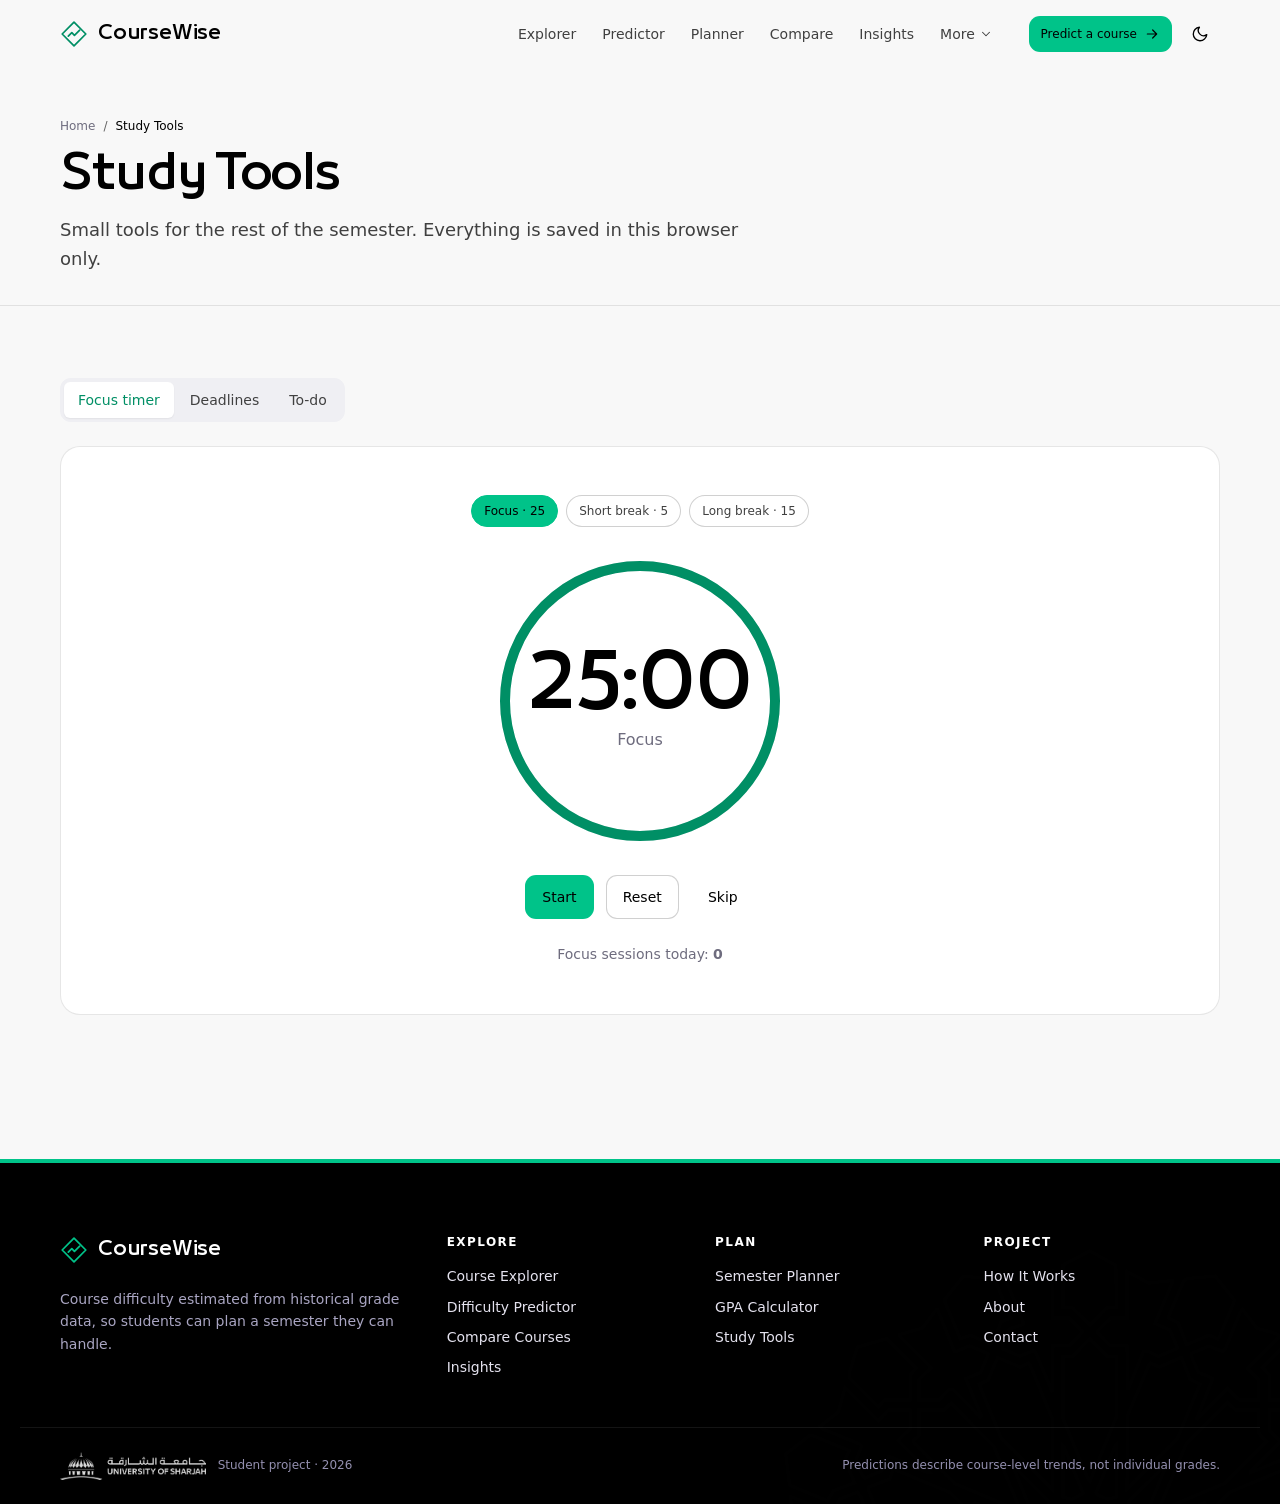
<file: frontend/pages/tools.html>
<!DOCTYPE html>
<html lang="en">
<head>
  <meta charset="UTF-8">
  <meta name="viewport" content="width=device-width, initial-scale=1.0">
  <title>Study Tools · CourseWise</title>
  <meta name="description" content="A focus timer, a deadline tracker and a to-do list for the semester.">
  <script src="../js/theme-init.js"></script>
  <link rel="stylesheet" href="../css/base.css">
  <link rel="stylesheet" href="../css/components.css">
  <link rel="stylesheet" href="../css/pages.css">
  <script type="module" src="../js/main.js"></script>
  <script type="module" src="../js/tools.js"></script>
</head>
<body>
  <a class="skip-link" href="#main">Skip to content</a>
  <header id="site-header"></header>

  <main id="main">
    <section class="page-head">
      <div class="container">
        <nav class="breadcrumbs" aria-label="Breadcrumb"><ol><li><a href="../index.html">Home</a></li><li aria-current="page">Study Tools</li></ol></nav>
        <h1>Study Tools</h1>
        <p class="lead">Small tools for the rest of the semester. Everything is saved in this browser only.</p>
      </div>
    </section>

    <section class="section">
      <div class="container stack" style="gap:var(--s5)">
        <div class="tabs" role="tablist" aria-label="Tools">
          <button class="tab" role="tab" aria-selected="true" aria-controls="tool-timer" id="t-timer">Focus timer</button>
          <button class="tab" role="tab" aria-selected="false" aria-controls="tool-deadlines" id="t-deadlines">Deadlines</button>
          <button class="tab" role="tab" aria-selected="false" aria-controls="tool-todo" id="t-todo">To-do</button>
        </div>

        <!-- Timer -->
        <div class="panel timer" id="tool-timer" role="tabpanel" aria-labelledby="t-timer">
          <div class="timer-modes" role="group" aria-label="Mode">
            <button class="chip" type="button" data-mode="focus" aria-pressed="true">Focus · 25</button>
            <button class="chip" type="button" data-mode="short" aria-pressed="false">Short break · 5</button>
            <button class="chip" type="button" data-mode="long" aria-pressed="false">Long break · 15</button>
          </div>
          <div class="timer-face">
            <svg class="timer-ring" viewBox="0 0 120 120" aria-hidden="true">
              <circle cx="60" cy="60" r="54" class="timer-track"/>
              <circle cx="60" cy="60" r="54" class="timer-progress" id="timer-progress"/>
            </svg>
            <div class="timer-center">
              <span class="timer-time num" id="timer-time" role="timer" aria-live="off">25:00</span>
              <span class="subtle" id="timer-label">Focus</span>
            </div>
          </div>
          <div class="row timer-controls">
            <button class="btn btn-primary" type="button" id="timer-start">Start</button>
            <button class="btn btn-outline" type="button" id="timer-reset">Reset</button>
            <button class="btn btn-ghost" type="button" id="timer-skip">Skip</button>
          </div>
          <p class="subtle timer-count">Focus sessions today: <strong id="timer-sessions">0</strong></p>
        </div>

        <!-- Deadlines -->
        <div class="tool-grid" id="tool-deadlines" role="tabpanel" aria-labelledby="t-deadlines" hidden>
          <form class="panel stack" id="deadline-form" novalidate>
            <h2 class="panel-title">Add a deadline</h2>
            <div class="field">
              <label for="d-title">What is due?</label>
              <input class="input" id="d-title" type="text" maxlength="80" placeholder="e.g. CS 225 MP3" aria-describedby="d-title-error">
              <span class="error" id="d-title-error" role="alert"></span>
            </div>
            <div class="field">
              <label for="d-type">Type</label>
              <select class="select" id="d-type"><option>Assignment</option><option>Exam</option><option>Quiz</option><option>Project</option><option>Other</option></select>
            </div>
            <div class="field">
              <label for="d-date">Due</label>
              <input class="input" id="d-date" type="datetime-local" aria-describedby="d-date-error">
              <span class="error" id="d-date-error" role="alert"></span>
            </div>
            <button class="btn btn-primary" type="submit">Add deadline</button>
          </form>
          <div class="panel">
            <div class="panel-head"><h2 class="panel-title">Coming up</h2><span class="subtle result-small" id="d-count"></span></div>
            <ul class="deadline-list" id="deadline-list" role="list"></ul>
          </div>
        </div>

        <!-- To-do -->
        <div class="panel todo" id="tool-todo" role="tabpanel" aria-labelledby="t-todo" hidden>
          <form class="todo-form" id="todo-form" novalidate>
            <label class="visually-hidden" for="todo-input">New task</label>
            <input class="input" id="todo-input" type="text" maxlength="120" placeholder="Add a task and press Enter">
            <button class="btn btn-primary" type="submit">Add</button>
          </form>
          <div class="spread todo-bar">
            <div class="row" role="group" aria-label="Filter">
              <button class="chip" type="button" data-filter="all" aria-pressed="true">All</button>
              <button class="chip" type="button" data-filter="active" aria-pressed="false">Active</button>
              <button class="chip" type="button" data-filter="done" aria-pressed="false">Done</button>
            </div>
            <span class="subtle result-small" id="todo-left"></span>
          </div>
          <ul class="todo-list" id="todo-list" role="list"></ul>
          <button class="btn btn-ghost btn-sm" type="button" id="todo-clear">Clear completed</button>
        </div>
      </div>
    </section>
  </main>

  <footer id="site-footer"></footer>
</body>
</html>
</file>
<file: frontend/css/base.css>
/* font face, to load the custom fonts */
@font-face {
  font-family: "Bukra";
  src: url("../assets/fonts/29LT%20Bukra%20Lt.ttf") format("truetype");
  font-weight: 300;
  font-display: swap;
}

@font-face {
  font-family: "Bukra";
  src: url("../assets/fonts/29LT%20Bukra%20Rg.ttf") format("truetype");
  font-weight: 400;
  font-display: swap;
}

@font-face {
  font-family: "Bukra";
  src: url("../assets/fonts/29LT%20Bukra%20Md.ttf") format("truetype");
  font-weight: 500;
  font-display: swap;
}

@font-face {
  font-family: "Bukra";
  src: url("../assets/fonts/29LT%20Bukra%20SmBd.ttf") format("truetype");
  font-weight: 600;
  font-display: swap;
}


:root {
  /* uos Brand: primary */
  --uos-green: #00C389;
  --uos-green-strong: #008F65;
  --uos-green-soft: #DDF3ED;

  /* uos Brand: secondary */
  --uos-navy: #403A60;
  --uos-blue: #0857C3;
  --uos-purple: #963CBD;
  --uos-orange: #FF6A39;
  --uos-red: #E6364C;
  --uos-yellow: #FFBF3F;

  /* Surfaces */
  --paper: #F8F8F8;
  --surface: #FFFFFF;
  --surface-2: #EFEFF3;
  --line: rgba(143, 143, 143, 0.22);
  --line-strong: rgba(143, 143, 143, 0.42);

  /* Text */
  --ink: #000000;
  --ink-2: #404040;
  --ink-3: #6E6C7E;

  /* Roles */
  --brand: var(--uos-green);
  --brand-ink: var(--uos-green-strong);
  --brand-wash: var(--uos-green-soft);
  /* main UI and chart color: green is the leader */
  --navy: var(--uos-green-strong);
  --deep: #000000;
  --accent-2: var(--uos-yellow);
  --accent-3: var(--uos-orange);

  /* Difficulty */
  --easy: var(--uos-green-strong);
  --easy-bg: #E6F9F2;
  --medium: #9A6B00;
  --medium-bg: #FFF4DB;
  --hard: #C4223A;
  --hard-bg: #FDE8EB;

  /* Type */
  --font-display: "Bukra", ui-sans-serif, system-ui, sans-serif;
  --font-body: ui-sans-serif, system-ui, -apple-system, "Segoe UI", Roboto, "Helvetica Neue", Arial, sans-serif;
  --font-mono: ui-monospace, "SF Mono", Menlo, Consolas, monospace;
  --fs-xs: 0.75rem;
  --fs-sm: 0.875rem;
  --fs-base: 1rem;
  --fs-lg: 1.125rem;
  --fs-xl: 1.375rem;
  --fs-2xl: 1.75rem;

  /* Spacing (8px scale) */
  --s1: 0.25rem;
  --s2: 0.5rem;
  --s3: 0.75rem;
  --s4: 1rem;
  --s5: 1.5rem;
  --s6: 2rem;
  --s7: 3rem;
  --s8: 4.5rem;
  --s9: 6rem;

  --radius-sm: 6px;
  --radius: 11px;
  /* UoS anchors */
  --radius-lg: 20px;
  /* UoS cards */
  --shadow: 0 1px 2px rgba(64, 58, 96, 0.05), 0 8px 24px rgba(64, 58, 96, 0.07);
  --shadow-lg: 0 24px 60px rgba(42, 38, 66, 0.22);

  --container: 1240px;
  --header-h: 68px;
  --ease: cubic-bezier(0.2, 0.7, 0.2, 1);

  color-scheme: light;
}

[data-theme="dark"] {
  --paper: #0E0D16;
  --surface: #17161F;
  --surface-2: #201E2B;
  --line: #2D2A3B;
  --line-strong: #423E55;

  --ink: #F2F2F5;
  --ink-2: #A3A3B2;
  --ink-3: #7D7C8E;

  --brand-ink: #2DD4A0;
  --brand-wash: rgba(0, 195, 137, 0.12);
  --navy: #2DD4A0;
  --deep: #000000;

  --easy: #2DD4A0;
  --easy-bg: rgba(0, 195, 137, 0.14);
  --medium: #FFC95C;
  --medium-bg: rgba(255, 191, 63, 0.14);
  --hard: #FF6B7E;
  --hard-bg: rgba(230, 54, 76, 0.16);

  --shadow: 0 1px 2px rgba(0, 0, 0, 0.3), 0 8px 24px rgba(0, 0, 0, 0.35);
  --shadow-lg: 0 24px 60px rgba(0, 0, 0, 0.5);

  color-scheme: dark;
}

/* Reset ------------------------------------------------------------------ */
*,
*::before,
*::after {
  box-sizing: border-box;
}

* {
  margin: 0;
}

html {
  scroll-behavior: smooth;
  -webkit-text-size-adjust: 100%;
}

body {
  font-family: var(--font-body);
  font-size: var(--fs-base);
  line-height: 1.6;
  color: var(--ink);
  background: var(--paper);
  -webkit-font-smoothing: antialiased;
  min-height: 100vh;
  display: flex;
  flex-direction: column;
}

main {
  flex: 1;
}

img,
svg {
  display: block;
  max-width: 100%;
}

button,
input,
select,
textarea {
  font: inherit;
  color: inherit;
}

button {
  cursor: pointer;
}

a {
  color: var(--brand-ink);
  text-decoration: none;
}

a:hover {
  text-decoration: underline;
  text-underline-offset: 3px;
}

table {
  border-collapse: collapse;
  width: 100%;
}

ul[role="list"],
ol[role="list"] {
  list-style: none;
  padding: 0;
}

:focus-visible {
  outline: 2px solid var(--brand);
  outline-offset: 2px;
  border-radius: 4px;
}

@media (prefers-reduced-motion: reduce) {

  *,
  *::before,
  *::after {
    animation-duration: 0.01ms !important;
    transition-duration: 0.01ms !important;
  }

  html {
    scroll-behavior: auto;
  }
}

/* Typography ------------------------------------------------------------- */
h1,
h2,
h3,
h4 {
  font-family: var(--font-display);
  line-height: 1.2;
  font-weight: 500;
  letter-spacing: -0.01em;
}

h1 {
  font-size: clamp(2.25rem, 1.6rem + 2.6vw, 3.75rem);
}

h2 {
  font-size: clamp(1.6rem, 1.3rem + 1.2vw, 2.25rem);
}

h3 {
  font-size: var(--fs-lg);
}

p {
  color: var(--ink-2);
}

.eyebrow {
  display: inline-flex;
  align-items: center;
  gap: var(--s2);
  font-size: var(--fs-xs);
  font-weight: 600;
  letter-spacing: 0.14em;
  text-transform: uppercase;
  color: var(--ink-3);
}

.eyebrow::before {
  content: "";
  width: 18px;
  height: 1px;
  background: currentColor;
}

.lead {
  font-size: var(--fs-lg);
  max-width: 62ch;
}

.muted {
  color: var(--ink-2);
}

.subtle {
  color: var(--ink-3);
}

.num {
  font-variant-numeric: tabular-nums;
}

.mono {
  font-family: var(--font-mono);
  font-size: 0.92em;
}

.display {
  font-family: var(--font-display);
}

/* Layout ----------------------------------------------------------------- */
.container {
  width: 100%;
  max-width: var(--container);
  margin-inline: auto;
  padding-inline: clamp(1rem, 4vw, 2.5rem);
}

.section {
  padding-block: var(--s8);
}

.section+.section {
  border-top: 1px solid var(--line);
}

.section-head {
  display: grid;
  gap: var(--s3);
  margin-bottom: var(--s6);
  max-width: 640px;
}

.section-head p {
  font-size: var(--fs-lg);
}

.section-row {
  display: flex;
  justify-content: space-between;
  align-items: flex-end;
  gap: var(--s4);
  flex-wrap: wrap;
  margin-bottom: var(--s6);
}

.section-row .section-head {
  margin-bottom: 0;
}

.grid {
  display: grid;
  gap: var(--s5);
}

.grid-2 {
  grid-template-columns: repeat(2, minmax(0, 1fr));
}

.grid-3 {
  grid-template-columns: repeat(3, minmax(0, 1fr));
}

.grid-4 {
  grid-template-columns: repeat(4, minmax(0, 1fr));
}

.stack {
  display: grid;
  gap: var(--s4);
  align-content: start;
}

.row {
  display: flex;
  align-items: center;
  gap: var(--s3);
  flex-wrap: wrap;
}

.spread {
  display: flex;
  align-items: center;
  justify-content: space-between;
  gap: var(--s3);
  flex-wrap: wrap;
}

@media (max-width: 1024px) {
  .grid-4 {
    grid-template-columns: repeat(2, minmax(0, 1fr));
  }

  .grid-3 {
    grid-template-columns: repeat(2, minmax(0, 1fr));
  }
}

@media (max-width: 680px) {
  .section {
    padding-block: var(--s7);
  }

  .grid-2,
  .grid-3,
  .grid-4 {
    grid-template-columns: 1fr;
  }
}

/* Utilities -------------------------------------------------------------- */
.visually-hidden {
  position: absolute !important;
  width: 1px;
  height: 1px;
  overflow: hidden;
  clip: rect(0 0 0 0);
  white-space: nowrap;
}

.skip-link {
  position: absolute;
  left: var(--s4);
  top: -100px;
  z-index: 1000;
  background: var(--ink);
  color: var(--paper);
  padding: var(--s2) var(--s4);
  border-radius: var(--radius-sm);
}

.skip-link:focus {
  top: var(--s4);
}

[hidden] {
  display: none !important;
}

.reveal {
  opacity: 0;
  transform: translateY(12px);
  transition: opacity 0.7s var(--ease), transform 0.7s var(--ease);
}

.reveal.is-visible {
  opacity: 1;
  transform: none;
}
</file>
<file: frontend/css/components.css>
/* ==========================================================================
   CourseWise — shared components (used in many pages)
   ========================================================================== */

/* Buttons ---------------------------------------------------------------- */
.btn {
  display: inline-flex;
  align-items: center;
  justify-content: center;
  gap: 0.6em;
  height: 44px;
  padding-inline: 1.15em;
  border-radius: var(--radius);
  border: 1px solid transparent;
  background: none;
  font-weight: 500;
  font-size: var(--fs-sm);
  line-height: 1;
  white-space: nowrap;
  transition: background 0.2s, border-color 0.2s, color 0.2s, transform 0.2s;
}

.btn:hover {
  text-decoration: none;
}

.btn:active {
  transform: translateY(1px);
}

.btn:disabled {
  opacity: 0.5;
  cursor: not-allowed;
}

.btn svg {
  width: 16px;
  height: 16px;
  flex-shrink: 0;
}

.btn .arrow {
  transition: transform 0.2s var(--ease);
}

.btn:hover .arrow {
  transform: translateX(3px);
}

.btn-primary {
  background: var(--uos-green);
  color: #000;
}

.btn-primary:hover {
  background: color-mix(in srgb, var(--uos-green) 85%, #000);
}

.btn-accent {
  background: var(--uos-green);
  color: #000;
}

.btn-accent:hover {
  background: color-mix(in srgb, var(--uos-green) 88%, #fff);
}

.btn-outline {
  border-color: var(--line-strong);
  color: var(--ink);
  background: var(--surface);
}

.btn-outline:hover {
  border-color: var(--ink);
}

.btn-ghost {
  color: var(--ink);
}

.btn-ghost:hover {
  background: var(--surface-2);
}

.btn-light {
  color: #fff;
  border-color: rgba(255, 255, 255, 0.35);
}

.btn-light:hover {
  border-color: #fff;
  background: rgba(255, 255, 255, 0.06);
}

.btn-sm {
  height: 36px;
  padding-inline: 0.9em;
  font-size: var(--fs-xs);
}

.btn-icon {
  width: 40px;
  height: 40px;
  padding: 0;
}

.btn-icon svg {
  width: 18px;
  height: 18px;
}

.link-arrow {
  display: inline-flex;
  align-items: center;
  gap: 0.45em;
  font-weight: 500;
  font-size: var(--fs-sm);
  color: var(--ink);
}

.link-arrow svg {
  width: 15px;
  height: 15px;
  transition: transform 0.2s var(--ease);
}

.link-arrow:hover {
  text-decoration: none;
  color: var(--brand-ink);
}

.link-arrow:hover svg {
  transform: translateX(3px);
}

/* Badges, tags, chips ---------------------------------------------------- */
.badge {
  display: inline-flex;
  align-items: center;
  gap: 6px;
  padding: 2px 9px;
  border-radius: 999px;
  font-size: var(--fs-xs);
  font-weight: 500;
  line-height: 20px;
  white-space: nowrap;
}

.badge::before {
  content: "";
  width: 6px;
  height: 6px;
  border-radius: 50%;
  background: currentColor;
}

.badge-easy {
  color: var(--easy);
  background: var(--easy-bg);
}

.badge-medium {
  color: var(--medium);
  background: var(--medium-bg);
}

.badge-hard {
  color: var(--hard);
  background: var(--hard-bg);
}

.badge-plain {
  color: var(--ink-2);
  background: var(--surface-2);
}

.badge-plain::before {
  display: none;
}

.tag {
  display: inline-block;
  padding: 1px 8px;
  border-radius: var(--radius-sm);
  border: 1px solid var(--line);
  font-size: var(--fs-xs);
  color: var(--ink-2);
  white-space: nowrap;
}

.chip {
  display: inline-flex;
  align-items: center;
  gap: 6px;
  height: 32px;
  padding-inline: 12px;
  border-radius: 999px;
  border: 1px solid var(--line-strong);
  background: var(--surface);
  font-size: var(--fs-xs);
  font-weight: 500;
  color: var(--ink-2);
  transition: background 0.15s, color 0.15s, border-color 0.15s;
}

.chip:hover {
  border-color: var(--ink);
  color: var(--ink);
}

.chip[aria-pressed="true"] {
  background: var(--uos-green);
  border-color: var(--uos-green);
  color: #000;
}

/* Panels & stats --------------------------------------------------------- */
.panel {
  background: var(--surface);
  border: 1px solid var(--line);
  border-radius: var(--radius-lg);
  padding: clamp(1.1rem, 2vw, 1.6rem);
}

.panel-title {
  font-size: var(--fs-base);
  font-weight: 500;
  margin-bottom: var(--s4);
}

.panel-head {
  display: flex;
  justify-content: space-between;
  align-items: baseline;
  gap: var(--s3);
  flex-wrap: wrap;
  margin-bottom: var(--s4);
}

.panel-head .panel-title {
  margin-bottom: 0;
}

.stat {
  display: grid;
  gap: 2px;
}

.stat dt,
.stat .stat-label {
  font-size: var(--fs-xs);
  color: var(--ink-3);
  letter-spacing: 0.02em;
}

.stat dd,
.stat .stat-value {
  margin: 0;
  font-family: var(--font-display);
  font-size: var(--fs-2xl);
  font-weight: 500;
  font-variant-numeric: tabular-nums;
  line-height: 1.2;
}

.stat small {
  font-size: var(--fs-xs);
  color: var(--ink-3);
}

.stats {
  display: grid;
  grid-template-columns: repeat(auto-fit, minmax(140px, 1fr));
  gap: 1px;
  background: var(--line);
  border: 1px solid var(--line);
  border-radius: var(--radius-lg);
  overflow: hidden;
}

.stats>.stat {
  background: var(--surface);
  padding: var(--s4) var(--s5);
}

/* Forms ------------------------------------------------------------------ */
.field {
  display: grid;
  gap: 6px;
  align-content: start;
}

.field>label,
.field-label {
  font-size: var(--fs-sm);
  font-weight: 500;
}

.field .hint {
  font-size: var(--fs-xs);
  color: var(--ink-3);
}

.field .error {
  font-size: var(--fs-xs);
  color: var(--hard);
  min-height: 1em;
}

.input,
.select,
.textarea {
  width: 100%;
  height: 44px;
  padding-inline: 12px;
  background: var(--surface);
  border: 1px solid var(--line-strong);
  border-radius: var(--radius);
  transition: border-color 0.15s, box-shadow 0.15s;
}

.textarea {
  height: auto;
  min-height: 140px;
  padding-block: 10px;
  resize: vertical;
  line-height: 1.5;
}

.select {
  appearance: none;
  padding-right: 36px;
  cursor: pointer;
  background-image: url("data:image/svg+xml,%3Csvg xmlns='http://www.w3.org/2000/svg' viewBox='0 0 24 24' fill='none' stroke='%237B7D85' stroke-width='2' stroke-linecap='round'%3E%3Cpath d='m6 9 6 6 6-6'/%3E%3C/svg%3E");
  background-repeat: no-repeat;
  background-position: right 10px center;
  background-size: 16px;
}

.input:focus,
.select:focus,
.textarea:focus {
  outline: none;
  border-color: var(--ink);
  box-shadow: 0 0 0 3px var(--brand-wash);
}

.input[aria-invalid="true"],
.select[aria-invalid="true"],
.textarea[aria-invalid="true"] {
  border-color: var(--hard);
}

.input-sm {
  height: 36px;
  font-size: var(--fs-sm);
}

.check {
  display: flex;
  align-items: flex-start;
  gap: var(--s2);
  font-size: var(--fs-sm);
  cursor: pointer;
}

.check input {
  margin-top: 4px;
  accent-color: var(--uos-green-strong);
}

input[type="range"] {
  width: 100%;
  accent-color: var(--uos-green-strong);
}

/* Autocomplete */
.ac {
  position: relative;
}

.ac-list {
  position: absolute;
  z-index: 50;
  left: 0;
  right: 0;
  top: calc(100% + 6px);
  list-style: none;
  padding: 6px;
  max-height: 340px;
  overflow-y: auto;
  background: var(--surface);
  border: 1px solid var(--line);
  border-radius: var(--radius);
  box-shadow: var(--shadow);
  color: var(--ink);
  text-align: left;
}

.ac-list li {
  display: flex;
  justify-content: space-between;
  align-items: center;
  gap: var(--s3);
  padding: 8px 10px;
  border-radius: var(--radius-sm);
  cursor: pointer;
}

.ac-list li[aria-selected="true"],
.ac-list li:hover {
  background: var(--surface-2);
}

.ac-list .ac-code {
  font-weight: 600;
  font-size: var(--fs-sm);
  white-space: nowrap;
}

.ac-list .ac-title {
  font-size: var(--fs-sm);
  color: var(--ink-2);
  flex: 1;
  overflow: hidden;
  text-overflow: ellipsis;
  white-space: nowrap;
}

.ac-list .ac-empty {
  color: var(--ink-3);
  cursor: default;
  font-size: var(--fs-sm);
}

.ac-list .ac-empty:hover {
  background: none;
}

/* Header ----------------------------------------------------------------- */
.site-header {
  position: sticky;
  top: 0;
  z-index: 100;
  background: color-mix(in srgb, var(--paper) 92%, transparent);
  backdrop-filter: saturate(1.4) blur(10px);
  -webkit-backdrop-filter: saturate(1.4) blur(10px);
  border-bottom: 1px solid transparent;
  transition: border-color 0.2s;
}

.site-header.is-scrolled {
  border-bottom-color: var(--line);
}

.nav {
  display: flex;
  align-items: center;
  gap: var(--s5);
  height: var(--header-h);
}

.brand {
  display: inline-flex;
  align-items: center;
  gap: 10px;
  color: var(--ink);
  flex-shrink: 0;
}

.brand:hover {
  text-decoration: none;
}

.brand-mark {
  width: 28px;
  height: 28px;
  color: var(--brand-ink);
}

.brand-name {
  font-family: var(--font-display);
  font-weight: 500;
  font-size: 1.2rem;
  letter-spacing: -0.01em;
}

.nav-links {
  display: flex;
  align-items: center;
  gap: 2px;
  list-style: none;
  padding: 0;
  margin-left: auto;
}

.nav-links a,
.nav-drop>button {
  display: inline-flex;
  align-items: center;
  gap: 4px;
  height: 36px;
  padding-inline: 12px;
  border-radius: var(--radius-sm);
  border: 0;
  background: none;
  color: var(--ink-2);
  font-size: var(--fs-sm);
  font-weight: 500;
  transition: color 0.15s, background 0.15s;
}

.nav-links a:hover,
.nav-drop>button:hover {
  color: var(--ink);
  background: var(--surface-2);
  text-decoration: none;
}

.nav-links a[aria-current="page"] {
  color: var(--brand-ink);
  background: var(--brand-wash);
}

.nav-drop {
  position: relative;
}

.nav-drop>button svg {
  width: 14px;
  height: 14px;
  transition: transform 0.2s;
}

.nav-drop[data-open="true"]>button svg {
  transform: rotate(180deg);
}

.nav-menu {
  position: absolute;
  top: calc(100% + 8px);
  right: 0;
  min-width: 270px;
  list-style: none;
  padding: 6px;
  background: var(--surface);
  border: 1px solid var(--line);
  border-radius: var(--radius);
  box-shadow: var(--shadow);
  opacity: 0;
  visibility: hidden;
  transform: translateY(-4px);
  transition: opacity 0.15s, transform 0.15s, visibility 0.15s;
}

.nav-drop[data-open="true"] .nav-menu {
  opacity: 1;
  visibility: visible;
  transform: none;
}

.nav-menu a {
  display: grid;
  gap: 1px;
  height: auto;
  padding: 10px 12px;
  width: 100%;
  color: var(--ink);
}

.nav-menu a small {
  color: var(--ink-3);
  font-weight: 400;
  font-size: var(--fs-xs);
}

.nav-actions {
  display: flex;
  align-items: center;
  gap: var(--s2);
}

.theme-toggle .icon-sun {
  display: none;
}

[data-theme="dark"] .theme-toggle .icon-sun {
  display: block;
}

[data-theme="dark"] .theme-toggle .icon-moon {
  display: none;
}

.menu-toggle {
  display: none;
}

@media (max-width: 1080px) {
  .menu-toggle {
    display: inline-flex;
  }

  .nav-cta {
    display: none;
  }

  .nav-links {
    position: fixed;
    inset: var(--header-h) 0 0 auto;
    width: min(340px, 100%);
    flex-direction: column;
    align-items: stretch;
    gap: 0;
    padding: var(--s4);
    margin: 0;
    overflow-y: auto;
    background: var(--paper);
    border-left: 1px solid var(--line);
    transform: translateX(100%);
    visibility: hidden;
    transition: transform 0.25s var(--ease), visibility 0.25s;
  }

  .nav-open .nav-links {
    transform: none;
    visibility: visible;
  }

  .nav-links a,
  .nav-drop>button {
    width: 100%;
    height: 48px;
    justify-content: space-between;
    border-radius: 0;
    border-bottom: 1px solid var(--line);
  }

  .nav-menu {
    position: static;
    box-shadow: none;
    border: 0;
    padding: 0 0 0 var(--s3);
    display: none;
    opacity: 1;
    visibility: visible;
    transform: none;
    background: none;
  }

  .nav-drop[data-open="true"] .nav-menu {
    display: block;
  }

  .nav-actions {
    margin-left: auto;
  }
}

/* Page head (inner pages) ------------------------------------------------- */
.page-head {
  padding-block: var(--s7) var(--s6);
  border-bottom: 1px solid var(--line);
}

.page-head h1 {
  font-size: clamp(2rem, 1.5rem + 1.8vw, 2.9rem);
  margin-top: var(--s3);
}

.page-head .lead {
  margin-top: var(--s3);
}

.breadcrumbs ol {
  display: flex;
  flex-wrap: wrap;
  gap: var(--s2);
  list-style: none;
  padding: 0;
  font-size: var(--fs-xs);
  color: var(--ink-3);
}

.breadcrumbs li+li::before {
  content: "/";
  margin-right: var(--s2);
  opacity: 0.6;
}

.breadcrumbs a {
  color: var(--ink-3);
}

.breadcrumbs [aria-current] {
  color: var(--ink);
}

/* Footer ----------------------------------------------------------------- */
.site-footer {
  border-top: 4px solid var(--uos-green);
  position: relative;
  overflow: hidden;
  background: var(--deep);
  color: #C9C6DA;
  margin-top: var(--s8);
}

.site-footer a {
  color: #E4E2EE;
}

.site-footer a:hover {
  color: #fff;
}

.footer-pattern {
  position: absolute;
  right: -120px;
  bottom: -40px;
  width: 620px;
  max-width: none;
  opacity: 0.07;
  filter: brightness(0) invert(1);
  pointer-events: none;
}

.footer-top {
  position: relative;
  display: grid;
  grid-template-columns: 1.5fr repeat(3, 1fr);
  gap: var(--s6);
  padding-block: var(--s8) var(--s7);
}

.footer-about .brand {
  color: #fff;
}

.footer-about .brand-mark {
  color: var(--brand);
}

.footer-about p {
  color: #A9A5C2;
  font-size: var(--fs-sm);
  max-width: 40ch;
  margin-top: var(--s4);
}

.footer-col h4 {
  font-family: var(--font-body);
  color: #fff;
  font-size: var(--fs-xs);
  font-weight: 600;
  letter-spacing: 0.12em;
  text-transform: uppercase;
  margin-bottom: var(--s4);
}

.footer-col ul {
  list-style: none;
  padding: 0;
  display: grid;
  gap: var(--s2);
  font-size: var(--fs-sm);
}

.footer-bottom {
  position: relative;
  display: flex;
  flex-wrap: wrap;
  justify-content: space-between;
  align-items: center;
  gap: var(--s4);
  padding-block: var(--s5);
  border-top: 1px solid rgba(255, 255, 255, 0.08);
  font-size: var(--fs-xs);
  color: #9490B0;
}

.footer-uni {
  display: flex;
  align-items: center;
  gap: var(--s3);
}

.footer-uni img {
  height: 28px;
  width: auto;
  opacity: 0.85;
}

@media (max-width: 1024px) {
  .footer-top {
    grid-template-columns: 1fr 1fr;
  }

  .footer-about {
    grid-column: 1 / -1;
  }
}

@media (max-width: 560px) {
  .footer-top {
    grid-template-columns: 1fr;
  }
}

/* Tables ----------------------------------------------------------------- */
.table-wrap {
  overflow-x: auto;
  border: 1px solid var(--line);
  border-radius: var(--radius-lg);
  background: var(--surface);
}

.table th,
.table td {
  padding: 12px 16px;
  text-align: left;
  border-bottom: 1px solid var(--line);
  font-size: var(--fs-sm);
  white-space: nowrap;
}

.table th {
  font-weight: 500;
  color: var(--ink-3);
  font-size: var(--fs-xs);
  letter-spacing: 0.04em;
}

.table td.num,
.table th.num {
  text-align: right;
}

.table tbody tr:last-child td {
  border-bottom: 0;
}

.table tbody tr {
  transition: background 0.15s;
}

.table tbody tr:hover {
  background: color-mix(in srgb, var(--surface-2) 60%, transparent);
}

.table .code {
  font-weight: 600;
  color: var(--ink);
}

.table .sub {
  display: block;
  font-size: var(--fs-xs);
  color: var(--ink-3);
  white-space: normal;
  max-width: 34ch;
}

.table th[data-sort] {
  cursor: pointer;
  user-select: none;
}

.table th[data-sort]:hover {
  color: var(--ink);
}

.table th[aria-sort="ascending"]::after {
  content: " ↑";
}

.table th[aria-sort="descending"]::after {
  content: " ↓";
}

.table tr.is-highlight td {
  background: var(--brand-wash);
}

/* Accordion -------------------------------------------------------------- */
.accordion {
  border-top: 1px solid var(--line);
}

.acc-item {
  border-bottom: 1px solid var(--line);
}

.acc-trigger {
  display: flex;
  justify-content: space-between;
  align-items: center;
  gap: var(--s4);
  width: 100%;
  padding: var(--s5) 0;
  background: none;
  border: 0;
  text-align: left;
  font-family: var(--font-display);
  font-size: var(--fs-lg);
  font-weight: 500;
}

.acc-trigger svg {
  width: 18px;
  height: 18px;
  flex-shrink: 0;
  transition: transform 0.25s var(--ease);
  color: var(--ink-3);
}

.acc-trigger[aria-expanded="true"] svg {
  transform: rotate(45deg);
  color: var(--ink);
}

.acc-panel {
  display: grid;
  grid-template-rows: 0fr;
  transition: grid-template-rows 0.3s var(--ease);
}

.acc-panel>div {
  overflow: hidden;
}

.acc-panel p {
  padding: 0 0 var(--s5);
  max-width: 64ch;
}

.acc-trigger[aria-expanded="true"]+.acc-panel {
  grid-template-rows: 1fr;
}

/* Tabs ------------------------------------------------------------------- */
.tabs {
  display: inline-flex;
  justify-self: start;
  align-self: start;
  gap: 2px;
  padding: 4px;
  border-radius: var(--radius);
  background: var(--surface-2);
  flex-wrap: wrap;
}

.tab {
  height: 36px;
  padding-inline: 14px;
  border: 0;
  border-radius: var(--radius-sm);
  background: none;
  color: var(--ink-2);
  font-size: var(--fs-sm);
  font-weight: 500;
}

.tab:hover {
  color: var(--ink);
}

.tab[aria-selected="true"] {
  background: var(--surface);
  color: var(--brand-ink);
  box-shadow: 0 1px 2px rgba(0, 0, 0, 0.06);
}

/* GPA scale (signature element) ------------------------------------------ */
.scale {
  position: relative;
  padding-top: 34px;
  padding-bottom: 22px;
}

.scale-track {
  position: relative;
  height: 6px;
  border-radius: 999px;
  background: linear-gradient(90deg, var(--hard-bg), var(--medium-bg) 55%, var(--easy-bg));
  box-shadow: inset 0 0 0 1px var(--line);
}

.scale-ticks {
  position: absolute;
  left: 0;
  right: 0;
  bottom: 0;
  height: 18px;
  font-size: 10px;
  color: var(--ink-3);
  font-variant-numeric: tabular-nums;
}

.scale-ticks span {
  position: absolute;
  transform: translateX(-50%);
}

.scale-ticks span:first-child {
  transform: none;
}

.scale-ticks span:last-child {
  transform: translateX(-100%);
}

.scale-marker {
  position: absolute;
  top: 0;
  bottom: 22px;
  width: 0;
  transition: left 0.8s var(--ease);
}

.scale-marker::before {
  content: "";
  position: absolute;
  left: -1px;
  top: 22px;
  bottom: -3px;
  width: 2px;
  background: var(--navy);
  border-radius: 2px;
}

.scale-marker::after {
  content: "";
  position: absolute;
  left: -6px;
  bottom: -6px;
  width: 12px;
  height: 12px;
  border-radius: 50%;
  background: var(--navy);
  box-shadow: 0 0 0 3px var(--surface);
}

.scale-marker span {
  position: absolute;
  top: 0;
  left: 0;
  transform: translateX(-50%);
  font-size: var(--fs-xs);
  font-weight: 600;
  white-space: nowrap;
  font-variant-numeric: tabular-nums;
}

.scale-marker.is-ghost::before {
  background: var(--ink-3);
}

.scale-marker.is-ghost::after {
  background: var(--surface);
  border: 2px solid var(--ink-3);
}

.scale-marker.is-ghost span {
  color: var(--ink-3);
  font-weight: 500;
}

.scale-marker.is-brand::before,
.scale-marker.is-brand::after {
  background: var(--brand-ink);
}

.scale-marker.is-brand span {
  color: var(--brand-ink);
}

/* Meter (DFW, workload) */
.meter {
  height: 8px;
  border-radius: 999px;
  background: var(--surface-2);
  overflow: hidden;
}

.meter>span {
  display: block;
  height: 100%;
  width: 0;
  border-radius: inherit;
  background: var(--navy);
  transition: width 0.8s var(--ease);
}

.meter.is-easy>span {
  background: var(--easy);
}

.meter.is-medium>span {
  background: var(--medium);
}

.meter.is-hard>span {
  background: var(--hard);
}

/* Charts ----------------------------------------------------------------- */
.chart {
  position: relative;
  width: 100%;
  min-height: 220px;
}

.chart svg {
  overflow: visible;
}

.chart text {
  font-family: var(--font-body);
  font-size: 11px;
  fill: var(--ink-3);
}

.chart .axis line,
.chart .grid-line {
  stroke: var(--line);
}

.chart .baseline {
  stroke: var(--line-strong);
}

.chart .value-label {
  fill: var(--ink-2);
  font-weight: 500;
}

.chart-tip {
  position: absolute;
  z-index: 20;
  pointer-events: none;
  padding: 8px 10px;
  border-radius: var(--radius-sm);
  background: var(--deep);
  color: #fff;
  font-size: var(--fs-xs);
  line-height: 1.4;
  box-shadow: var(--shadow);
  white-space: nowrap;
  transform: translate(-50%, calc(-100% - 10px));
}

.chart-tip strong {
  font-weight: 600;
}

.legend {
  display: flex;
  flex-wrap: wrap;
  gap: var(--s4);
  font-size: var(--fs-xs);
  color: var(--ink-2);
}

.legend span {
  display: inline-flex;
  align-items: center;
  gap: 6px;
}

.legend i {
  width: 10px;
  height: 10px;
  border-radius: 3px;
  display: inline-block;
}

/* Toast ------------------------------------------------------------------ */
.toast-region {
  position: fixed;
  bottom: var(--s5);
  left: 50%;
  transform: translateX(-50%);
  z-index: 300;
  display: grid;
  gap: var(--s2);
  width: min(92vw, 380px);
}

.toast {
  display: flex;
  align-items: center;
  gap: var(--s3);
  padding: 12px 16px;
  border-radius: var(--radius);
  background: var(--deep);
  color: #fff;
  box-shadow: var(--shadow-lg);
  font-size: var(--fs-sm);
  animation: toast-in 0.25s var(--ease);
}

.toast::before {
  content: "";
  width: 8px;
  height: 8px;
  border-radius: 50%;
  background: var(--brand);
  flex-shrink: 0;
}

.toast.is-error::before {
  background: var(--hard);
}

.toast.is-leaving {
  opacity: 0;
  transform: translateY(8px);
  transition: 0.2s;
}

@keyframes toast-in {
  from {
    opacity: 0;
    transform: translateY(8px);
  }
}

/* Back to top ------------------------------------------------------------ */
.to-top {
  position: fixed;
  right: var(--s5);
  bottom: var(--s5);
  z-index: 90;
  width: 42px;
  height: 42px;
  border-radius: 50%;
  display: grid;
  place-items: center;
  background: var(--surface);
  color: var(--ink);
  border: 1px solid var(--line-strong);
  opacity: 0;
  visibility: hidden;
  transform: translateY(8px);
  transition: 0.2s;
}

.to-top.is-visible {
  opacity: 1;
  visibility: visible;
  transform: none;
}

.to-top svg {
  width: 18px;
  height: 18px;
}

/* Loading & states ------------------------------------------------------- */
.spinner {
  width: 22px;
  height: 22px;
  border: 2px solid var(--line-strong);
  border-top-color: var(--ink);
  border-radius: 50%;
  animation: spin 0.8s linear infinite;
}

@keyframes spin {
  to {
    transform: rotate(360deg);
  }
}

.skeleton {
  background: linear-gradient(90deg, var(--surface-2) 25%, var(--line) 50%, var(--surface-2) 75%);
  background-size: 200% 100%;
  animation: shimmer 1.2s infinite;
  border-radius: var(--radius-sm);
}

.skeleton-line {
  height: 14px;
}

.skeleton-block {
  height: 220px;
  border-radius: var(--radius-lg);
}

@keyframes shimmer {
  to {
    background-position: -200% 0;
  }
}

.state {
  display: grid;
  justify-items: center;
  gap: var(--s3);
  text-align: center;
  padding: var(--s7) var(--s4);
  color: var(--ink-3);
}

.state svg {
  width: 36px;
  height: 36px;
  color: var(--ink-3);
}

.note {
  display: flex;
  gap: var(--s3);
  padding: 12px 14px;
  border-radius: var(--radius);
  background: var(--surface-2);
  color: var(--ink-2);
  font-size: var(--fs-sm);
}

.note svg {
  width: 18px;
  height: 18px;
  flex-shrink: 0;
  margin-top: 2px;
  color: var(--ink-3);
}

.note.is-warn {
  background: var(--medium-bg);
  color: var(--medium);
}

.note.is-warn svg {
  color: currentColor;
}

.note.is-danger {
  background: var(--hard-bg);
  color: var(--hard);
}

.note.is-danger svg {
  color: currentColor;
}
/* Chart element under the pointer (set by mouseover, cleared by mouseout) */
.chart rect.is-hovered,
[data-tip].is-hovered { opacity: 0.8; }
</file>
<file: frontend/css/pages.css>
/* ==========================================================================
   CourseWise — styles for each page
   ========================================================================== */

/* ==== Home =============================================================== */
.hero {
  position: relative;
  isolation: isolate;
  overflow: hidden;
  color: #fff;
  background: var(--deep);
}

.hero-media {
  position: absolute;
  inset: 0;
  z-index: -2;
  width: 100%;
  height: 100%;
  max-width: none;
  object-fit: cover;
  object-position: center 30%;
}

.hero::before {
  content: "";
  position: absolute;
  inset: 0;
  z-index: -1;
  background:
    linear-gradient(100deg, rgba(0, 0, 0, 0.88) 0%, rgba(0, 0, 0, 0.72) 38%, rgba(0, 0, 0, 0.3) 72%, rgba(0, 0, 0, 0.5) 100%),
    linear-gradient(0deg, rgba(0, 0, 0, 0.85) 0%, rgba(0, 0, 0, 0) 40%);
}

.hero-inner {
  display: grid;
  grid-template-columns: minmax(0, 1.3fr) minmax(0, 380px);
  gap: var(--s7);
  align-items: end;
  padding-block: clamp(4rem, 9vw, 7.5rem) var(--s7);
}

.hero-copy {
  min-width: 0;
}

.hero .eyebrow {
  color: rgba(255, 255, 255, 0.7);
}

.hero h1 {
  color: #fff;
  max-width: 15ch;
  margin-top: var(--s4);
  font-size: clamp(2.4rem, 1.6rem + 3vw, 4.1rem);
}

.hero-lead {
  color: rgba(255, 255, 255, 0.78);
  font-size: var(--fs-lg);
  max-width: 50ch;
  margin-top: var(--s4);
}

.hero-search {
  display: flex;
  gap: 6px;
  margin-top: var(--s6);
  max-width: 580px;
  padding: 6px;
  background: #fff;
  border-radius: 14px;
  box-shadow: 0 10px 40px rgba(0, 0, 0, 0.25);
}

.hero-search .ac {
  flex: 1;
  min-width: 0;
}

.hero-search input {
  width: 100%;
  height: 48px;
  border: 0;
  border-radius: 10px;
  background: transparent;
  color: #000;
  padding-left: 42px;
  padding-right: 8px;
  background-image: url("data:image/svg+xml,%3Csvg xmlns='http://www.w3.org/2000/svg' viewBox='0 0 24 24' fill='none' stroke='%237B7D85' stroke-width='2' stroke-linecap='round'%3E%3Ccircle cx='11' cy='11' r='7'/%3E%3Cpath d='m20 20-3.5-3.5'/%3E%3C/svg%3E");
  background-repeat: no-repeat;
  background-position: 14px center;
  background-size: 18px;
}

.hero-search input::placeholder {
  color: #7B7D85;
}

.hero-search input:focus {
  outline: none;
}

.hero-search .btn {
  height: 48px;
  padding-inline: 1.4em;
}

.hero-try {
  margin-top: var(--s4);
  font-size: var(--fs-sm);
  color: rgba(255, 255, 255, 0.55);
}

.hero-try a {
  color: rgba(255, 255, 255, 0.9);
  margin-left: 12px;
  border-bottom: 1px solid rgba(255, 255, 255, 0.25);
}

.hero-try a:hover {
  text-decoration: none;
  color: #fff;
  border-color: #fff;
}

.hero-card {
  display: grid;
  gap: var(--s3);
  padding: 20px 22px;
  background: var(--surface);
  color: var(--ink);
  border-radius: var(--radius-lg);
  box-shadow: var(--shadow-lg);
  transition: transform 0.3s var(--ease);
}

.hero-card:hover {
  text-decoration: none;
  transform: translateY(-3px);
}

.hero-card-label {
  font-size: var(--fs-xs);
  font-weight: 600;
  letter-spacing: 0.1em;
  text-transform: uppercase;
  color: var(--ink-3);
}

.hero-card-head {
  display: flex;
  justify-content: space-between;
  align-items: flex-start;
  gap: var(--s3);
}

.hero-card-head strong {
  display: block;
  font-family: var(--font-display);
  font-size: var(--fs-2xl);
  font-weight: 500;
  line-height: 1.1;
}

.hero-card-head span:not(.badge) {
  font-size: var(--fs-sm);
  color: var(--ink-2);
}

.hero-card .scale {
  margin-top: var(--s2);
}

.hero-card-stats {
  display: grid;
  grid-template-columns: repeat(3, 1fr);
  gap: var(--s3);
  padding-top: var(--s3);
  border-top: 1px solid var(--line);
}

.hero-card-stats dt {
  font-size: var(--fs-xs);
  color: var(--ink-3);
}

.hero-card-stats dd {
  margin: 0;
  font-family: var(--font-display);
  font-size: var(--fs-lg);
  font-weight: 500;
}

.hero-card-more {
  font-size: var(--fs-sm);
  font-weight: 500;
  color: var(--brand-ink);
}

.hero-card-more::after {
  content: " →";
}

.hero-stats {
  display: grid;
  position: relative;
  border-top-color: var(--uos-green) !important;
  grid-template-columns: repeat(4, 1fr);
  gap: var(--s5);
  border-top: 1px solid rgba(255, 255, 255, 0.14);
  padding-block: var(--s5) var(--s6);
}

.hero-stats dt {
  font-size: var(--fs-xs);
  color: rgba(255, 255, 255, 0.55);
}

.hero-stats dd {
  margin: 0;
  font-family: var(--font-display);
  font-size: clamp(1.5rem, 1.2rem + 1.2vw, 2.2rem);
  font-weight: 500;
}

.spectrum-filters {
  margin-bottom: var(--s5);
  gap: var(--s2);
}

.spectrum {
  min-height: 280px;
}

.spectrum circle {
  cursor: pointer;
  transition: opacity 0.3s;
}

.spectrum circle:hover {
  stroke: var(--ink);
  stroke-width: 1.5;
}

.spectrum-ends {
  display: flex;
  justify-content: space-between;
  font-size: var(--fs-xs);
  color: var(--ink-3);
  margin-top: var(--s2);
}

.index-layout {
  display: grid;
  grid-template-columns: minmax(0, 1fr) minmax(0, 1.4fr);
  gap: var(--s8);
  align-items: start;
}

.index-head {
  position: sticky;
  top: calc(var(--header-h) + var(--s5));
}

.tool-index {
  border-top: 1px solid var(--line);
}

.tool-index a {
  display: grid;
  grid-template-columns: 44px minmax(0, 1fr) 22px;
  gap: var(--s4);
  align-items: center;
  padding-block: var(--s5);
  border-bottom: 1px solid var(--line);
  color: var(--ink);
}

.tool-index a:hover {
  text-decoration: none;
}

.ti-num {
  font-family: var(--font-mono);
  font-size: var(--fs-xs);
  color: var(--ink-3);
}

.ti-body {
  display: grid;
  gap: 2px;
}

.ti-body strong {
  font-family: var(--font-display);
  font-size: var(--fs-xl);
  font-weight: 500;
  transition: color 0.2s;
}

.ti-body span {
  font-size: var(--fs-sm);
  color: var(--ink-2);
}

.tool-index svg {
  width: 20px;
  height: 20px;
  color: var(--ink-3);
  transition: transform 0.25s var(--ease), color 0.2s;
}

.tool-index a:hover strong {
  color: var(--brand-ink);
}

.tool-index a:hover svg {
  transform: translateX(4px);
  color: var(--ink);
}

.section-tint {
  background: color-mix(in srgb, var(--surface-2) 55%, var(--paper));
}

.rank-list li {
  display: grid;
  grid-template-columns: 26px minmax(0, 1fr) 90px 44px;
  gap: var(--s3);
  align-items: center;
  padding-block: 12px;
  border-bottom: 1px solid var(--line);
}

.rank-list li:last-child {
  border-bottom: 0;
}

.rank-num {
  font-family: var(--font-mono);
  font-size: var(--fs-xs);
  color: var(--ink-3);
}

.rank-name {
  display: grid;
  color: var(--ink);
  min-width: 0;
}

.rank-name:hover {
  text-decoration: none;
}

.rank-name strong {
  font-size: var(--fs-sm);
  font-weight: 600;
}

.rank-name:hover strong {
  color: var(--brand-ink);
}

.rank-name span {
  font-size: var(--fs-xs);
  color: var(--ink-3);
  overflow: hidden;
  text-overflow: ellipsis;
  white-space: nowrap;
}

.rank-bar {
  position: relative;
  height: 4px;
  border-radius: 999px;
  background: linear-gradient(90deg, var(--hard-bg), var(--easy-bg));
}

.rank-bar i {
  position: absolute;
  top: 50%;
  width: 10px;
  height: 10px;
  border-radius: 50%;
  background: var(--navy);
  transform: translate(-50%, -50%);
  box-shadow: 0 0 0 2px var(--surface);
}

.rank-gpa {
  text-align: right;
  font-family: var(--font-display);
  font-weight: 500;
}

.steps {
  display: grid;
  grid-template-columns: repeat(3, 1fr);
  gap: var(--s6);
  margin-bottom: var(--s6);
}

.steps li {
  border-top: 1px solid var(--line-strong);
  padding-top: var(--s4);
}

.step-num {
  font-family: var(--font-mono);
  font-size: var(--fs-xs);
  color: var(--brand-ink);
}

.steps h3 {
  font-size: var(--fs-xl);
  margin-top: var(--s3);
}

.steps p {
  margin-top: var(--s2);
}

.steps strong {
  color: var(--ink);
}

.faq {
  display: grid;
  grid-template-columns: minmax(0, 1fr) minmax(0, 1.6fr);
  gap: var(--s7);
  align-items: start;
}

@media (max-width: 1024px) {
  .hero-inner {
    grid-template-columns: 1fr;
    align-items: start;
  }

  .hero-card {
    max-width: 440px;
  }

  .hero-stats {
    grid-template-columns: repeat(2, 1fr);
  }

  .index-layout,
  .faq {
    grid-template-columns: 1fr;
    gap: var(--s5);
  }

  .index-head {
    position: static;
  }
}

@media (max-width: 680px) {
  .hero .eyebrow::before {
    display: none;
  }

  .hero-search {
    flex-direction: column;
  }

  .steps {
    grid-template-columns: 1fr;
    gap: var(--s5);
  }

  .rank-list li {
    grid-template-columns: 26px minmax(0, 1fr) 44px;
  }

  .rank-bar {
    display: none;
  }
}

/* ==== Shared inner-page bits ============================================= */
.result-big {
  font-family: var(--font-display);
  font-size: clamp(2.2rem, 1.8rem + 1.6vw, 3rem);
  font-weight: 500;
  line-height: 1.05;
  font-variant-numeric: tabular-nums;
}

.result-small {
  font-size: var(--fs-xs);
}

.table-title {
  font-size: var(--fs-lg);
  margin-bottom: var(--s3);
}

.table.compact th,
.table.compact td {
  padding: 8px 12px;
}

.table.wrap-cells td {
  white-space: normal;
}

.prose {
  display: grid;
  gap: var(--s4);
  max-width: 64ch;
  font-size: var(--fs-lg);
}

/* Horizontal bar list (charts.js hbarList) */
.hbars {
  display: grid;
  gap: 10px;
}

.hbars li {
  display: grid;
  grid-template-columns: minmax(110px, 0.9fr) minmax(0, 1.6fr) 44px;
  gap: var(--s3);
  align-items: center;
  font-size: var(--fs-sm);
}

.hbar-label {
  display: grid;
  min-width: 0;
}

.hbar-label a {
  color: var(--ink);
  font-weight: 500;
}

.hbar-label small {
  font-size: 11px;
  color: var(--ink-3);
  overflow: hidden;
  text-overflow: ellipsis;
  white-space: nowrap;
}

.hbar-track {
  height: 8px;
  border-radius: 999px;
  background: var(--surface-2);
  overflow: hidden;
}

.hbar-track span {
  display: block;
  height: 100%;
  border-radius: inherit;
}

.hbar-value {
  text-align: right;
  font-weight: 500;
}

/* ==== Explorer =========================================================== */
.explorer {
  display: grid;
  grid-template-columns: 250px minmax(0, 1fr);
  gap: var(--s7);
  align-items: start;
}

.filters {
  position: sticky;
  top: calc(var(--header-h) + var(--s4));
  display: grid;
  gap: var(--s5);
}

.filters fieldset {
  border: 0;
  padding: 0;
}

.filters legend {
  margin-bottom: 6px;
}

.filters-title {
  font-family: var(--font-body);
  font-size: var(--fs-sm);
  font-weight: 600;
  letter-spacing: 0.08em;
  text-transform: uppercase;
  color: var(--ink-3);
}

.check-list {
  display: grid;
  gap: 6px;
}

.toolbar {
  display: flex;
  gap: var(--s2);
  align-items: center;
  flex-wrap: wrap;
}

.toolbar-search {
  flex: 1 1 260px;
}

.toolbar-sort {
  width: auto;
  flex: 0 0 auto;
}

.view-toggle {
  display: flex;
  gap: 2px;
  padding: 2px;
  border: 1px solid var(--line-strong);
  border-radius: var(--radius);
}

.view-toggle .btn {
  width: 38px;
  height: 38px;
  border-radius: var(--radius-sm);
  color: var(--ink-3);
}

.view-toggle .btn[aria-pressed="true"] {
  background: var(--surface-2);
  color: var(--ink);
}

.result-count {
  font-size: var(--fs-sm);
  margin-block: var(--s4);
}

.course-grid {
  display: grid;
  grid-template-columns: repeat(auto-fill, minmax(250px, 1fr));
  gap: var(--s4);
}

.course-card {
  display: grid;
  gap: var(--s3);
  align-content: start;
  padding: 18px;
  background: var(--surface);
  border: 1px solid var(--line);
  border-radius: var(--radius-lg);
  transition: border-color 0.2s, box-shadow 0.2s;
}

.course-card:hover {
  border-color: var(--line-strong);
  box-shadow: var(--shadow);
}

.course-card-code {
  font-family: var(--font-display);
  font-size: var(--fs-xl);
  font-weight: 500;
  color: var(--ink);
}

.course-card-code:hover {
  color: var(--brand-ink);
  text-decoration: none;
}

.course-card-title {
  font-size: var(--fs-sm);
  color: var(--ink-2);
  min-height: 2.8em;
}

.mini-scale {
  position: relative;
  height: 4px;
  border-radius: 999px;
  background: linear-gradient(90deg, var(--hard-bg), var(--medium-bg), var(--easy-bg));
}

.mini-scale i {
  position: absolute;
  top: 50%;
  width: 10px;
  height: 10px;
  border-radius: 50%;
  background: var(--navy);
  transform: translate(-50%, -50%);
  box-shadow: 0 0 0 2px var(--surface);
}

.course-card-stats {
  display: grid;
  grid-template-columns: repeat(3, 1fr);
  gap: var(--s2);
}

.course-card-stats dt {
  font-size: 11px;
  color: var(--ink-3);
}

.course-card-stats dd {
  margin: 0;
  font-weight: 600;
  font-size: var(--fs-sm);
}

.course-card-actions {
  display: flex;
  justify-content: space-between;
  align-items: center;
  gap: var(--s2);
  padding-top: var(--s3);
  border-top: 1px solid var(--line);
}

.course-card-actions .row {
  gap: 4px;
}

.load-more {
  display: flex;
  justify-content: center;
  margin-top: var(--s6);
}

/* ==== Course ============================================================= */
.course-head {
  display: flex;
  justify-content: space-between;
  align-items: flex-end;
  gap: var(--s5);
  flex-wrap: wrap;
}

.course-head h1 {
  max-width: 22ch;
}

.course-code {
  color: var(--brand-ink);
}

.course-tags {
  margin-top: var(--s4);
  gap: var(--s2);
}

.course-actions {
  gap: var(--s2);
}

.course-overview {
  grid-template-columns: minmax(0, 1.2fr) minmax(0, 1fr);
  align-items: stretch;
}

.course-overview .stats {
  grid-template-columns: repeat(2, 1fr);
}

.course-summary {
  margin-top: var(--s4);
  max-width: 60ch;
}

.course-summary strong {
  color: var(--ink);
}

.course-charts {
  grid-template-columns: minmax(0, 2fr) minmax(0, 1fr);
}

td.is-off {
  color: var(--hard);
  font-weight: 600;
}

/* ==== Predictor ========================================================== */
.predictor {
  display: grid;
  grid-template-columns: minmax(0, 380px) minmax(0, 1fr);
  gap: var(--s6);
  align-items: start;
}

.predict-form {
  display: grid;
  gap: var(--s5);
  position: sticky;
  top: calc(var(--header-h) + var(--s4));
}

.predict-form .panel-title {
  margin-bottom: 0;
}

.predict-head {
  gap: var(--s2);
}

.live-status {
  line-height: 1.5;
}

.live-status code {
  font-size: 0.95em;
  color: var(--ink-2);
}

.live-dot {
  display: inline-block;
  width: 7px;
  height: 7px;
  margin-right: 7px;
  border-radius: 50%;
  background: var(--line-strong);
  vertical-align: 1px;
}

.live-dot.is-on {
  background: var(--brand);
  box-shadow: 0 0 0 3px var(--brand-wash);
}

.predict-submit {
  width: 100%;
}

.result-empty {
  display: grid;
  gap: var(--s4);
  justify-items: center;
  text-align: center;
  padding-block: var(--s8);
}

.scale-demo {
  width: min(100%, 420px);
  opacity: 0.7;
}

.result {
  display: grid;
  gap: var(--s6);
  animation: rise 0.5s var(--ease);
}

@keyframes rise {
  from {
    opacity: 0;
    transform: translateY(8px);
  }
}

.result-head {
  display: flex;
  justify-content: space-between;
  align-items: flex-start;
  gap: var(--s4);
}

.result-head h2 {
  font-size: var(--fs-2xl);
  margin-top: var(--s2);
}

.result-head h2 a {
  color: var(--brand-ink);
}

.result-head p {
  font-size: var(--fs-sm);
  margin-top: 4px;
}

.result-main {
  display: grid;
  gap: var(--s2);
}

.result-metrics {
  gap: var(--s6);
}

.context-list {
  display: grid;
  gap: 6px;
  font-size: var(--fs-sm);
}

.context-list li {
  display: flex;
  justify-content: space-between;
  gap: var(--s3);
  padding-bottom: 6px;
  border-bottom: 1px dashed var(--line);
}

.context-list span {
  color: var(--ink-2);
}

.result-actual {
  display: grid;
  gap: var(--s3);
  padding: var(--s4) var(--s5);
  border-radius: var(--radius);
  background: color-mix(in srgb, var(--surface-2) 60%, var(--surface));
}

.result-actual-grid {
  display: grid;
  grid-template-columns: repeat(4, 1fr);
  gap: var(--s3);
}

.result-actual-grid dt {
  font-size: var(--fs-xs);
  color: var(--ink-3);
}

.result-actual-grid dd {
  margin: 4px 0 0;
  font-weight: 600;
}

/* ==== Planner ============================================================ */
.planner {
  display: grid;
  grid-template-columns: minmax(0, 1fr) minmax(0, 380px);
  gap: var(--s6);
  align-items: start;
}

.plan-summary {
  position: sticky;
  top: calc(var(--header-h) + var(--s4));
  display: grid;
  gap: var(--s3);
}

.plan-list {
  margin-top: var(--s4);
  border-top: 1px solid var(--line);
}

.plan-row {
  display: grid;
  grid-template-columns: minmax(0, 1fr) 92px 84px 84px 40px;
  gap: var(--s3);
  align-items: center;
  padding-block: 12px;
  border-bottom: 1px solid var(--line);
}

.plan-course {
  display: grid;
  min-width: 0;
}

.plan-course a {
  color: var(--ink);
}

.plan-course span {
  font-size: var(--fs-xs);
  color: var(--ink-3);
  overflow: hidden;
  text-overflow: ellipsis;
  white-space: nowrap;
}

.plan-credits {
  display: flex;
  align-items: center;
  gap: 6px;
  font-size: var(--fs-xs);
}

.plan-credits .input {
  width: 58px;
  padding-inline: 8px;
}

.plan-gpa {
  display: grid;
  text-align: right;
  line-height: 1.2;
}

.plan-gpa span {
  font-size: 11px;
}

.whatif {
  display: grid;
  gap: var(--s2);
  margin-top: var(--s5);
  padding-top: var(--s5);
  border-top: 1px solid var(--line);
  font-size: var(--fs-sm);
}

.whatif output {
  font-weight: 600;
}

.whatif-ends {
  font-size: var(--fs-xs);
}

/* ==== GPA calculator ===================================================== */
.gpa-layout {
  display: grid;
  grid-template-columns: minmax(0, 1fr) 280px;
  gap: var(--s6);
  align-items: start;
}

.gpa-rows-head,
.gpa-row {
  display: grid;
  grid-template-columns: minmax(0, 1fr) 80px 96px 40px;
  gap: var(--s2);
  align-items: center;
}

.gpa-rows-head {
  font-size: var(--fs-xs);
  color: var(--ink-3);
  padding-bottom: var(--s2);
}

.gpa-rows {
  display: grid;
  gap: var(--s2);
}

.gpa-foot {
  margin-top: var(--s4);
}

.gpa-result {
  display: grid;
  grid-template-columns: repeat(3, 1fr);
  gap: var(--s4);
  margin-top: var(--s5);
  padding-top: var(--s5);
  border-top: 1px solid var(--line);
}

.gpa-result dd {
  margin: 0;
  font-family: var(--font-display);
  font-size: var(--fs-xl);
  font-weight: 500;
}

.gpa-result dd.result-big {
  font-size: clamp(2.2rem, 1.8rem + 1.6vw, 3rem);
}

#tab-cum,
#tab-target {
  display: grid;
  gap: var(--s4);
}

#tab-cum[hidden],
#tab-target[hidden] {
  display: none;
}

#use-term {
  justify-self: start;
}

.scale-table {
  position: sticky;
  top: calc(var(--header-h) + var(--s4));
  display: grid;
  gap: var(--s3);
}

.target-result {
  display: grid;
  gap: var(--s2);
  padding: var(--s5);
  border-radius: var(--radius);
  background: var(--surface-2);
  border-left: 3px solid var(--line-strong);
}

.target-result.is-easy {
  background: var(--easy-bg);
  border-color: var(--easy);
}

.target-result.is-medium {
  background: var(--medium-bg);
  border-color: var(--medium);
}

.target-result.is-hard {
  background: var(--hard-bg);
  border-color: var(--hard);
}

.target-result p {
  color: var(--ink);
}

/* ==== Compare ============================================================ */
.compare-slots {
  display: grid;
  grid-template-columns: repeat(3, minmax(0, 1fr));
  gap: var(--s4);
}

.slot {
  display: grid;
  gap: var(--s2);
  align-content: start;
  min-height: 150px;
  padding: 18px;
  border: 1px dashed var(--line-strong);
  border-radius: var(--radius-lg);
}

.slot.is-filled {
  border: 1px solid var(--line);
  background: var(--surface);
}

.slot .btn-icon {
  width: 32px;
  height: 32px;
  margin: -6px -6px 0 0;
}

.slot-dot {
  width: 12px;
  height: 12px;
  border-radius: 3px;
  background: var(--slot-color);
}

.slot-code {
  font-family: var(--font-display);
  font-size: var(--fs-2xl);
  font-weight: 500;
  color: var(--ink);
}

.slot-title {
  font-size: var(--fs-sm);
  color: var(--ink-2);
}

.slot .badge {
  justify-self: start;
}

.verdict {
  display: grid;
  gap: var(--s2);
  padding: var(--s5) var(--s6);
  border-radius: var(--radius-lg);
  background: var(--brand-wash);
}

.verdict p {
  color: var(--ink);
  font-size: var(--fs-lg);
  max-width: 70ch;
}

.compare-table th[scope="row"] {
  color: var(--ink-2);
  font-size: var(--fs-sm);
  font-weight: 400;
  letter-spacing: 0;
}

.compare-table td.is-best {
  font-weight: 600;
  color: var(--easy);
}

.compare-table td.is-best::after {
  content: " ●";
  font-size: 8px;
  vertical-align: middle;
}

/* ==== Insights =========================================================== */
.findings {
  display: grid;
  grid-template-columns: repeat(4, minmax(0, 1fr));
  gap: var(--s5);
}

.finding {
  display: grid;
  gap: var(--s2);
  align-content: start;
  padding-top: var(--s4);
  border-top: 3px solid var(--uos-green);
}

.finding-index {
  font-family: var(--font-mono);
  font-size: var(--fs-xs);
  color: var(--ink-3);
}

.finding-num {
  font-family: var(--font-display);
  font-size: clamp(2rem, 1.6rem + 1.4vw, 2.8rem);
  font-weight: 500;
  line-height: 1.1;
}

.finding h3 {
  font-size: var(--fs-base);
}

.finding p {
  font-size: var(--fs-sm);
}

.year-select {
  width: auto;
}

/* ==== Study tools ======================================================== */
.timer {
  display: grid;
  justify-items: center;
  gap: var(--s5);
  padding-block: var(--s7);
}

.timer-modes {
  display: flex;
  gap: var(--s2);
  flex-wrap: wrap;
  justify-content: center;
}

.timer-face {
  position: relative;
  width: min(300px, 75vw);
  aspect-ratio: 1;
}

.timer-ring {
  width: 100%;
  height: 100%;
  transform: rotate(-90deg);
}

.timer-track {
  fill: none;
  stroke: var(--surface-2);
  stroke-width: 4;
}

.timer-progress {
  fill: none;
  stroke: var(--brand-ink);
  stroke-width: 4;
  stroke-linecap: round;
  transition: stroke-dashoffset 0.3s linear;
}

.timer-center {
  position: absolute;
  inset: 0;
  display: grid;
  place-content: center;
  text-align: center;
  gap: 4px;
}

.timer-time {
  font-family: var(--font-display);
  font-size: clamp(3rem, 2.4rem + 3vw, 4.5rem);
  font-weight: 500;
  line-height: 1;
}

.timer-controls {
  justify-content: center;
}

.timer-count {
  font-size: var(--fs-sm);
}

.tool-grid {
  display: grid;
  grid-template-columns: minmax(0, 340px) minmax(0, 1fr);
  gap: var(--s5);
  align-items: start;
}

.tool-grid[hidden] {
  display: none;
}

.deadline-list {
  display: grid;
  gap: var(--s2);
}

.deadline {
  display: grid;
  grid-template-columns: 4px minmax(0, 1fr) auto 40px;
  gap: var(--s3);
  align-items: center;
  padding: 10px 6px 10px 0;
  border-bottom: 1px solid var(--line);
}

.deadline-bar {
  align-self: stretch;
  border-radius: 2px;
  background: var(--easy);
}

.deadline.is-medium .deadline-bar {
  background: var(--medium);
}

.deadline.is-hard .deadline-bar {
  background: var(--hard);
}

.deadline-body {
  display: grid;
  min-width: 0;
}

.deadline-body span {
  font-size: var(--fs-xs);
}

.todo {
  display: grid;
  gap: var(--s4);
  max-width: 720px;
}

.todo-form {
  display: flex;
  gap: var(--s2);
}

.todo-list {
  border-top: 1px solid var(--line);
}

.todo-item {
  display: flex;
  justify-content: space-between;
  align-items: center;
  gap: var(--s3);
  padding: 8px 0;
  border-bottom: 1px solid var(--line);
}

.todo-item .check {
  font-size: var(--fs-base);
  flex: 1;
}

.todo-item.is-done span {
  color: var(--ink-3);
  text-decoration: line-through;
}

#todo-clear {
  justify-self: start;
}

/* ==== Model ============================================================== */
.pipeline {
  display: grid;
  grid-template-columns: repeat(5, minmax(0, 1fr));
  gap: var(--s3);
  counter-reset: pipe;
}

.pipeline li {
  position: relative;
  display: grid;
  gap: 6px;
  align-content: start;
  padding: var(--s5) var(--s4);
  background: var(--surface);
  border: 1px solid var(--line);
  border-radius: var(--radius-lg);
}

.pipeline li:not(:last-child)::after {
  content: "";
  position: absolute;
  right: calc(-1 * var(--s3) / 2 - 5px);
  top: 50%;
  z-index: 1;
  width: 10px;
  height: 10px;
  border-top: 1.5px solid var(--ink-3);
  border-right: 1.5px solid var(--ink-3);
  background: var(--paper);
  transform: translateY(-50%) rotate(45deg);
}

.pipeline strong {
  font-family: var(--font-display);
  font-weight: 500;
}

.pipeline span:not(.pipe-num) {
  font-size: var(--fs-sm);
  color: var(--ink-2);
}

.pipe-num {
  display: grid;
  place-items: center;
  width: 26px;
  height: 26px;
  border-radius: 50%;
  background: var(--surface-2);
  font-size: var(--fs-xs);
  font-weight: 600;
}

.timeline {
  display: grid;
  gap: var(--s3);
}

.timeline-bar {
  display: flex;
  gap: 3px;
  height: 84px;
}

.timeline-seg {
  display: flex;
  flex-direction: column;
  justify-content: flex-end;
  gap: 2px;
  padding: 10px 12px;
  border-radius: var(--radius);
  background: var(--seg);
  color: var(--ink);
  min-width: 0;
}

.timeline-seg:nth-child(2) {
  color: #fff;
}

.timeline-seg:nth-child(4) {
  --seg: var(--uos-navy) !important;
  color: #fff;
}

.timeline-seg:nth-child(3) {
  color: #000;
}

.timeline-label {
  font-size: var(--fs-sm);
  font-weight: 600;
  white-space: nowrap;
}

.timeline-years {
  font-size: var(--fs-xs);
  opacity: 0.8;
}

.task-panel[hidden] {
  display: none;
}

.confusion td {
  text-align: center;
  font-weight: 600;
  color: var(--ink);
}

.confusion th {
  text-align: center;
}

.model-notes {
  gap: var(--s8);
}

.model-notes h2 {
  margin-block: var(--s3) var(--s4);
}

.data-facts {
  display: grid;
  grid-template-columns: repeat(2, 1fr);
  gap: var(--s4);
  margin-top: var(--s5);
}

.limits {
  display: grid;
  gap: var(--s4);
}

.limits li {
  padding-left: var(--s4);
  border-left: 2px solid var(--line-strong);
  color: var(--ink-2);
}

.limits strong {
  color: var(--ink);
  display: block;
}

/* ==== About ============================================================== */
.about-story,
.about-split {
  display: grid;
  grid-template-columns: minmax(0, 1fr) minmax(0, 1.6fr);
  gap: var(--s7);
  align-items: start;
}

.team {
  display: grid;
  grid-template-columns: repeat(3, minmax(0, 1fr));
  gap: var(--s4);
}

.member {
  display: grid;
  gap: 4px;
  padding: var(--s5);
  background: var(--surface);
  border: 1px solid var(--line);
  border-radius: var(--radius-lg);
}

.avatar {
  display: grid;
  place-items: center;
  width: 56px;
  height: 56px;
  margin-bottom: var(--s3);
  border-radius: 50%;
  background: var(--brand-wash);
  color: var(--brand-ink);
  font-family: var(--font-display);
  font-weight: 500;
}

.vtimeline {
  display: grid;
  border-left: 1px solid var(--line-strong);
}

.vtimeline li {
  position: relative;
  display: grid;
  grid-template-columns: 48px minmax(0, 1fr);
  gap: var(--s3);
  padding: 0 0 var(--s6) var(--s5);
}

.vtimeline li::before {
  content: "";
  position: absolute;
  left: -5px;
  top: 6px;
  width: 9px;
  height: 9px;
  border-radius: 50%;
  background: var(--paper);
  border: 2px solid var(--ink);
}

.vt-step {
  font-family: var(--font-mono);
  font-size: var(--fs-xs);
  color: var(--ink-3);
  padding-top: 3px;
}

.vtimeline h3 {
  font-size: var(--fs-lg);
  margin-bottom: 4px;
}

.credits {
  display: grid;
}

.credits div {
  display: grid;
  grid-template-columns: 180px minmax(0, 1fr);
  gap: var(--s4);
  padding-block: var(--s4);
  border-bottom: 1px solid var(--line);
}

.credits dt {
  font-weight: 500;
}

.credits dd {
  margin: 0;
  color: var(--ink-2);
}

/* ==== Contact ============================================================ */
.contact {
  display: grid;
  grid-template-columns: minmax(0, 1.5fr) minmax(0, 1fr);
  gap: var(--s7);
  align-items: start;
}

.contact fieldset {
  border: 0;
  padding: 0;
}

.contact form>.btn {
  justify-self: start;
}

.stars {
  display: flex;
  align-items: center;
  gap: 2px;
}

.star {
  width: 36px;
  height: 36px;
  display: grid;
  place-items: center;
  border: 0;
  background: none;
  color: var(--line-strong);
  border-radius: var(--radius-sm);
}

.star svg {
  width: 24px;
  height: 24px;
}

.star.is-on {
  color: var(--uos-yellow);
}

.star.is-on svg {
  fill: currentColor;
}

.star:hover {
  color: var(--uos-yellow);
}

.star-label {
  margin-left: var(--s2);
  font-size: var(--fs-sm);
}

.done-mark {
  width: 44px;
  height: 44px;
  border-radius: 50%;
  background: var(--brand-wash);
  position: relative;
}

.done-mark::after {
  content: "";
  position: absolute;
  left: 15px;
  top: 11px;
  width: 10px;
  height: 18px;
  border: solid var(--brand-ink);
  border-width: 0 2.5px 2.5px 0;
  transform: rotate(45deg);
}

.contact-side {
  display: grid;
  gap: var(--s6);
  padding-top: var(--s3);
}

.contact-side p {
  margin-top: var(--s2);
}

/* ==== 404 ================================================================ */
.not-found {
  display: grid;
  align-items: center;
  padding-block: var(--s9);
}

.not-found .container {
  display: grid;
  gap: var(--s4);
  justify-items: start;
  max-width: 760px;
}

.nf-scale {
  width: min(100%, 520px);
  margin-bottom: var(--s5);
}

/* ==== Responsive (inner pages) =========================================== */
@media (max-width: 1080px) {

  .explorer,
  .predictor,
  .planner,
  .gpa-layout,
  .contact,
  .tool-grid {
    grid-template-columns: 1fr;
  }

  .filters,
  .predict-form,
  .plan-summary,
  .scale-table {
    position: static;
  }

  .filters {
    grid-template-columns: repeat(auto-fill, minmax(200px, 1fr));
  }

  .course-overview,
  .course-charts {
    grid-template-columns: 1fr;
  }

  .findings {
    grid-template-columns: repeat(2, minmax(0, 1fr));
  }

  .pipeline {
    grid-template-columns: 1fr;
  }

  .pipeline li:not(:last-child)::after {
    right: auto;
    left: 50%;
    top: auto;
    bottom: -11px;
    transform: translateX(-50%) rotate(135deg);
  }

  .about-story,
  .about-split,
  .model-notes {
    grid-template-columns: 1fr;
    gap: var(--s4);
  }
}

@media (max-width: 680px) {

  .compare-slots,
  .team {
    grid-template-columns: 1fr;
  }

  .findings {
    grid-template-columns: 1fr;
  }

  .result-actual-grid {
    grid-template-columns: repeat(2, 1fr);
  }

  .plan-row {
    grid-template-columns: minmax(0, 1fr) 84px 40px;
  }

  .plan-row .plan-credits,
  .plan-row .badge {
    display: none;
  }

  .gpa-rows-head {
    display: none;
  }

  .gpa-row {
    grid-template-columns: minmax(0, 1fr) 64px 80px 36px;
  }

  .gpa-result {
    grid-template-columns: 1fr 1fr;
  }

  .timeline-bar {
    flex-direction: column;
    height: auto;
  }

  .timeline-seg {
    flex: none !important;
  }

  .credits div {
    grid-template-columns: 1fr;
    gap: 2px;
  }

  .hbars li {
    grid-template-columns: minmax(90px, 1fr) minmax(0, 1fr) 40px;
  }
}

/* ==== Print (planner export) ============================================= */
@media print {

  .site-header,
  .site-footer,
  .to-top,
  .toast-region,
  .no-print,
  .whatif,
  #add,
  .plan-row .btn {
    display: none !important;
  }

  body {
    background: #fff;
    color: #000;
  }

  .page-head {
    padding-block: 0 var(--s4);
  }

  .planner {
    grid-template-columns: 1fr;
  }

  .panel {
    border-color: #ccc;
    break-inside: avoid;
  }
}
</file>
